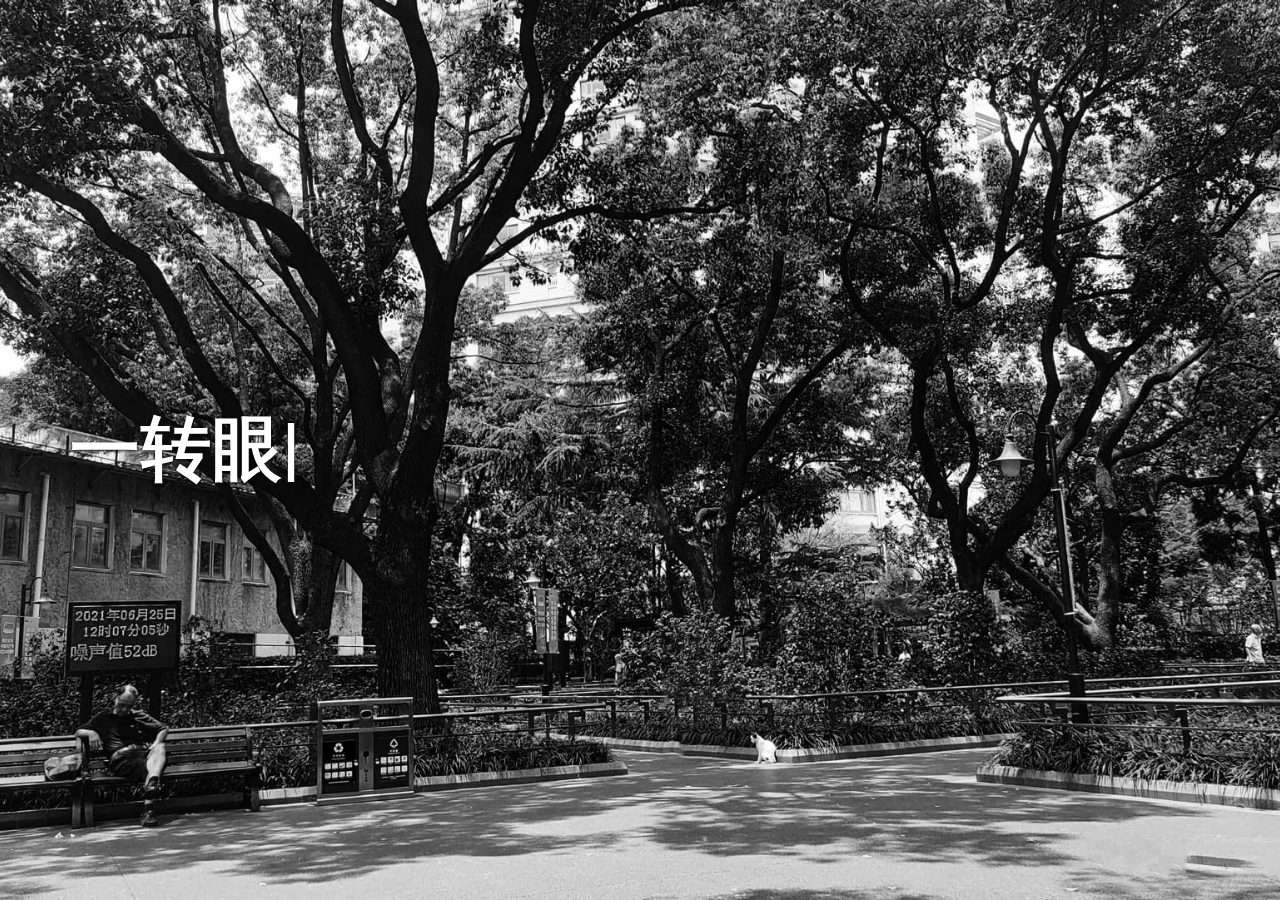
<file: index.html>
<!DOCTYPE html>
<html lang="en">

	<head>
		<meta charset="UTF-8">
		<meta content="IE=edge" http-equiv="X-UA-Compatible">
		<meta content="width=device-width,initial-scale=1" name="viewport">
		<meta content="description" name="description">
		<meta name="google" content="notranslate" />
		<meta content="Mashup templates have been developped by Orson.io team" name="author">

		<!-- Disable tap highlight on IE -->
		<meta name="msapplication-tap-highlight" content="no">

		<link rel="apple-touch-icon" sizes="180x180" href="./assets/apple-icon-180x180.png">
		<link href="./assets/images/favicon.ico" rel="icon">

		<title>Home</title>

		<link href="./assets/css/main.3f6952e4.css" rel="stylesheet">
		<style type="text/css">
			.navbar-inverse {
				background-color: transparent;
				backdrop-filter: blur(3px);
				border-color: transparent
			}
			
			.navbar-inverse .navbar-brand {
				color: #9d9d9d
			}
			
			.navbar-inverse .navbar-brand:focus,
			.navbar-inverse .navbar-brand:hover {
				color: #fff;
				background-color: transparent
			}
			
			.navbar-inverse .navbar-nav>li>a,
			.navbar-inverse .navbar-text {
				color: #e8e8e8;
			}
			
			.navbar-inverse .navbar-nav>.active>a,
			.navbar-inverse .navbar-nav>.active>a:focus,
			.navbar-inverse .navbar-nav>.active>a:hover,
			.navbar-inverse .navbar-nav>li>a:focus,
			.navbar-inverse .navbar-nav>li>a:hover {
				color: #ffffff;
				background-color: transparent
			}
			.navbar-inverse .navbar-nav>li:first-child>a{
				color: #ffffff;
				font-weight: 700;
				cursor: default;
			}
			.navbar-inverse .navbar-toggle .icon-bar{
				background-color: #ffffff
			}
		</style>
	</head>

	<body class="minimal">

		<!-- Add your content of header -->
		<div id="header"></div>
		<!-- Add your site or app content here -->
		<div class="hero-full-container background-image-container white-text-container"
			style="background-image: url('./assets/images/summer.jpg')">
			<div class="container">
				<div class="row">
					<div class="col-xs-12">
						<div class="hero-full-wrapper">
							<div class="text-content">
								<h1>
									<span id="typed-strings">
										<span>一转眼，我们的城市又到了夏天...</span>
									</span>
									<span id="typed"></span>
								</h1>
							</div>
						</div>
					</div>
				</div>
			</div>
		</div>
		<script src="https://libs.baidu.com/jquery/2.0.0/jquery.min.js"></script>
		<script src="./assets/js/common.js" type="text/javascript" charset="utf-8"></script>
		<script>
			document.addEventListener("DOMContentLoaded", function(event) {
				type();
				movingBackgroundImage();
			});
		</script>


		<script type="text/javascript" src="./assets/js/main.70a66962.js"></script>
	</body>


</html>
</file>
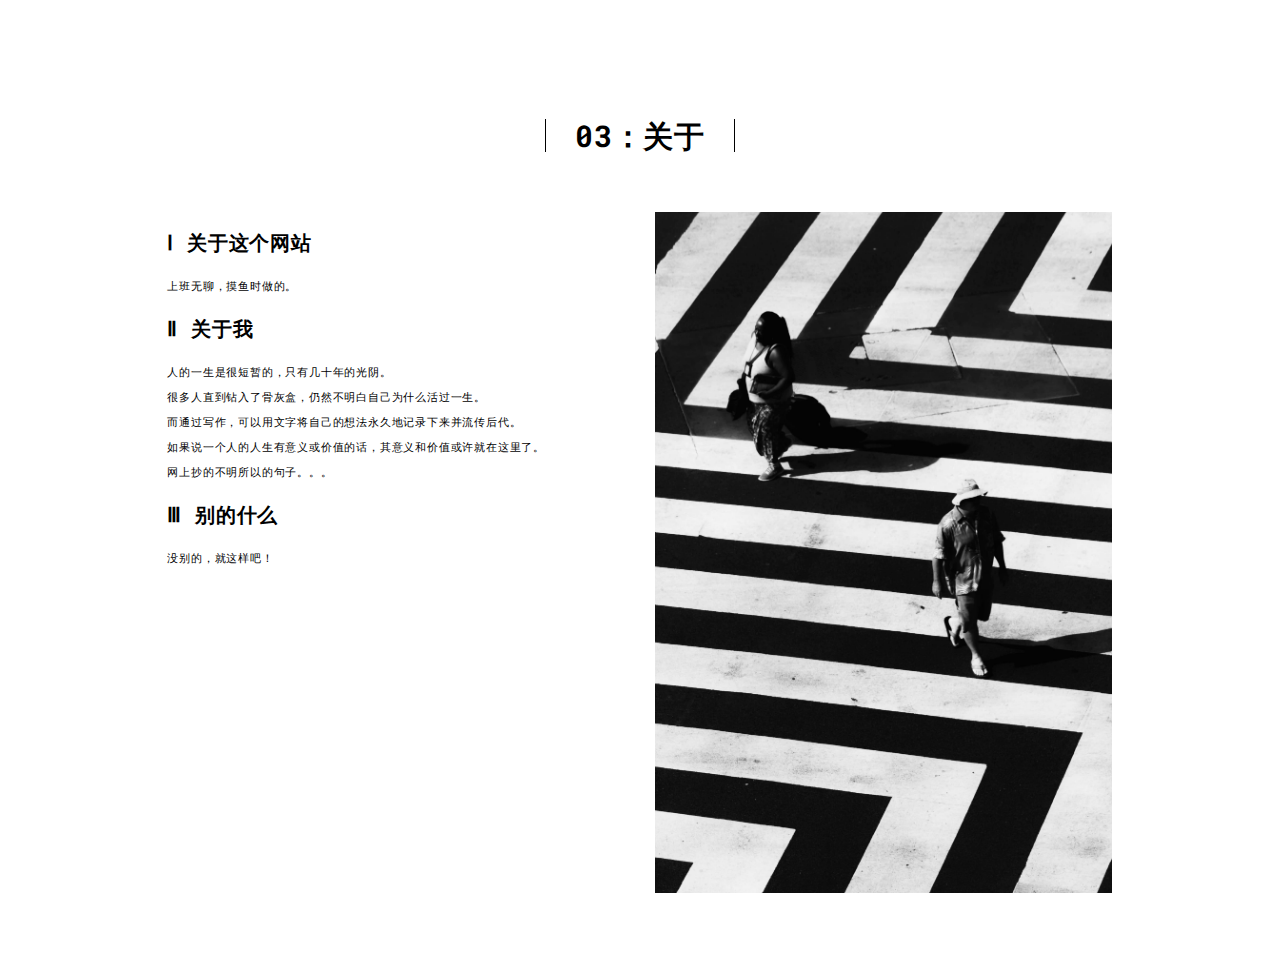
<file: about.html>
<!DOCTYPE html>
<html lang="en">

<head>
  <meta charset="UTF-8">
  <meta content="IE=edge" http-equiv="X-UA-Compatible">
  <meta content="width=device-width,initial-scale=1" name="viewport">
  <meta content="description" name="description">
  <meta name="google" content="notranslate" />
  <meta content="Mashup templates have been developped by Orson.io team" name="author">

  <!-- Disable tap highlight on IE -->
  <meta name="msapplication-tap-highlight" content="no">
    <title>关于</title>  
  <link rel="apple-touch-icon" sizes="180x180" href="./assets/images/apple-icon-180x180.png">
  <link href="./assets/images/favicon.ico" rel="icon">
  <link href="./assets/css/main.3f6952e4.css" rel="stylesheet">
  <style type="text/css">
  	.navbar-nav li:nth-of-type(3) a {
  		font-weight: 700;
  		color: #4a4a4a;
  	}
  	.sticky .navbar-nav li:nth-of-type(3) a{
  		color: #CCCCCC;
  	}
  	@media (max-width:768px) {
  		.navbar-nav li:nth-of-type(3) a {
  			color: #CCCCCC;
  		}
  	}
  </style>

  </head>

<body class="">
 <!-- Add your content of header -->
<div id="header"></div>
<div class="section-container">
    <div class="container">
      <div class="row">
        <div class="col-xs-12">
          <div class="section-container-spacer text-center">
            <h1 class="h2">03：关于</h1>
          </div>
          
          <div class="row">
            <div class="col-md-10 col-md-offset-1">
              <div class="row">
                <div class="col-xs-12 col-md-6">
                  <h3>Ⅰ 关于这个网站</h3>
                  <p>上班无聊，摸鱼时做的。</p>
                  <h3>Ⅱ 关于我</h3>
                  <p>人的一生是很短暂的，只有几十年的光阴。<br>很多人直到钻入了骨灰盒，仍然不明白自己为什么活过一生。<br>而通过写作，可以用文字将自己的想法永久地记录下来并流传后代。<br>如果说一个人的人生有意义或价值的话，其意义和价值或许就在这里了。<br>网上抄的不明所以的句子。。。</p>
                  <h3>Ⅲ 别的什么</h3>
                  <p>没别的，就这样吧！</p>
                </div>
                <div class="col-xs-12 col-md-6">
                  <img src="./assets/images/about.jpg" class="img-responsive" alt="">
                </div>
              </div>
            </div>
          </div>
          
          
       </div>
      </div>
    </div>
</div>
<div id="footer"></div>
<script src="https://libs.baidu.com/jquery/2.0.0/jquery.min.js"></script>
<script type="text/javascript" src="./assets/js/common.js"></script>
<script type="text/javascript" src="./assets/js/main.70a66962.js"></script>
<script>
  document.addEventListener("DOMContentLoaded", function (event) {
     navActivePage();
  });
</script>
</body>

</html>
</file>
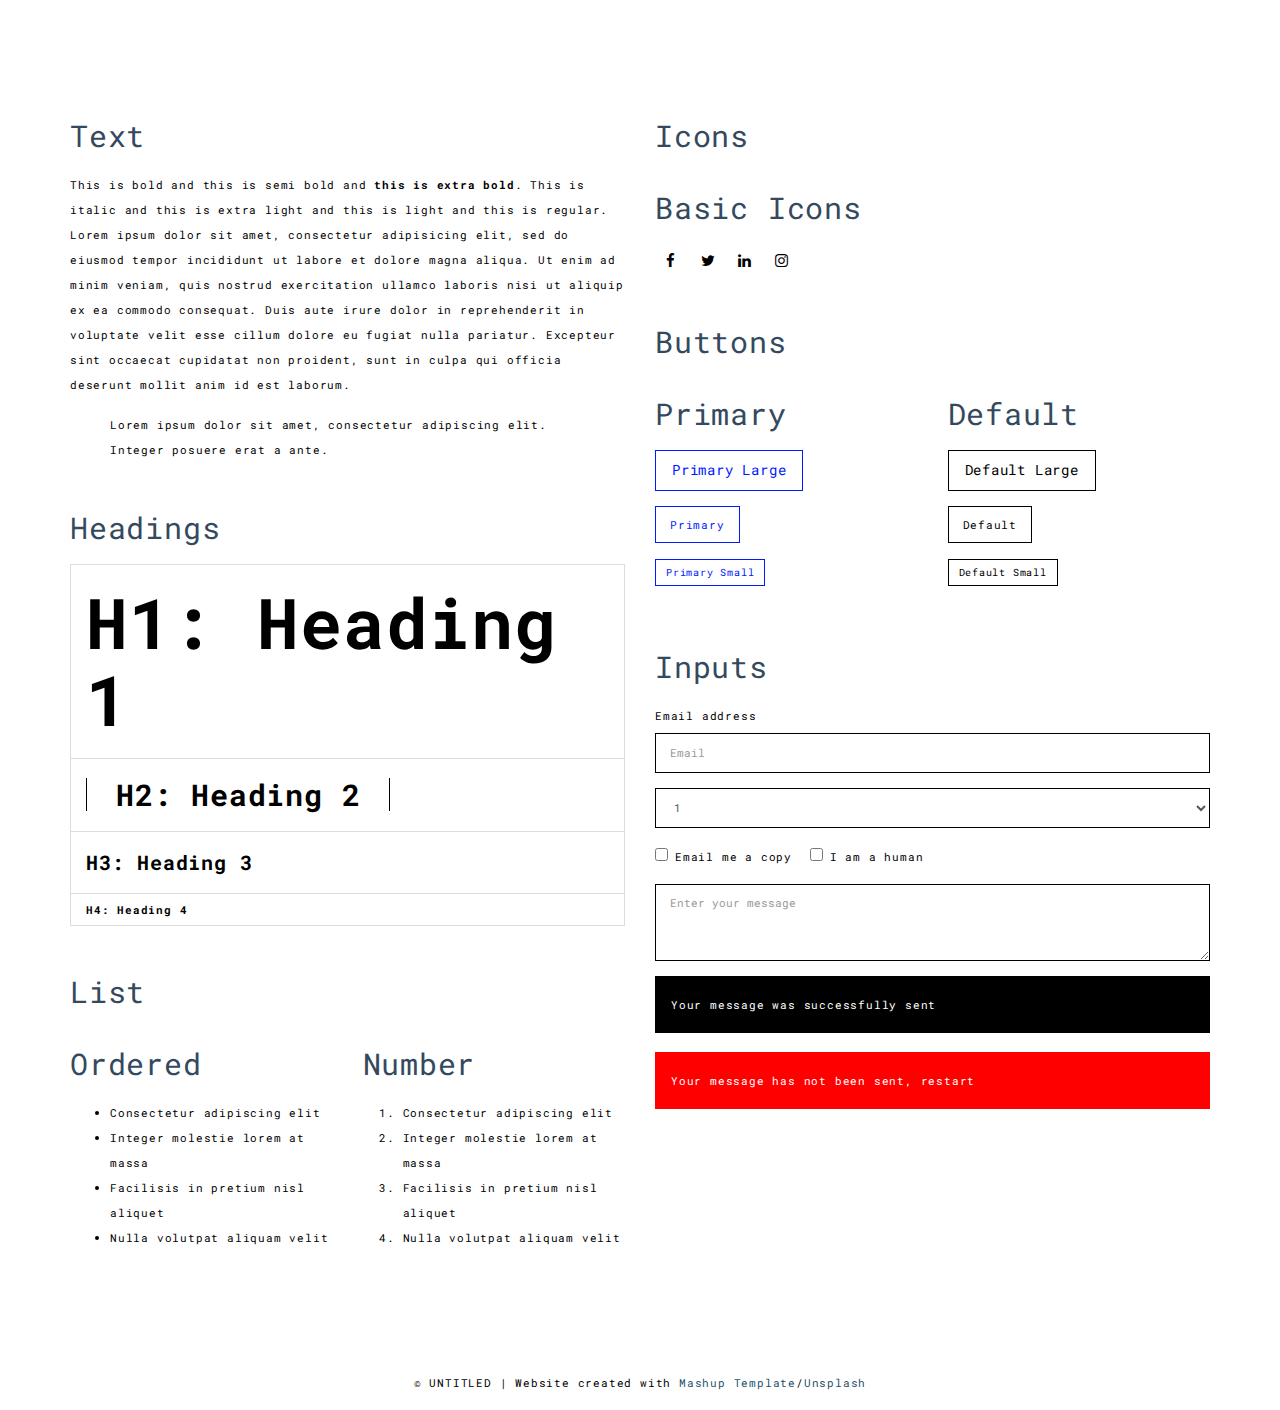
<file: components.html>
<!DOCTYPE html>
<html lang="en">

<head>
  <meta charset="UTF-8">
  <meta content="IE=edge" http-equiv="X-UA-Compatible">
  <meta content="width=device-width,initial-scale=1" name="viewport">
  <meta content="description" name="description">
  <meta name="google" content="notranslate" />
  <meta content="Mashup templates have been developped by Orson.io team" name="author">

  <!-- Disable tap highlight on IE -->
  <meta name="msapplication-tap-highlight" content="no">
  
  <link rel="apple-touch-icon" sizes="180x180" href="./assets/images/apple-icon-180x180.png">
  <link href="./assets/images/favicon.ico" rel="icon">

  <title>组件</title>  

<link href="./assets/css/main.3f6952e4.css" rel="stylesheet"></head>
  <style type="text/css">
  	.navbar-nav li:nth-of-type(5) a {
  		font-weight: 700;
  		color: #4a4a4a;
  	}
  	.sticky .navbar-nav li:nth-of-type(5) a{
  		color: #CCCCCC;
  	}
  	@media (max-width:768px) {
  		.navbar-nav li:nth-of-type(5) a {
  			color: #CCCCCC;
  		}
  	}

  </style>
<body class="">
 <!-- Add your content of header -->
<div id="header"></div>
<div class="section-container">
  
<!-- Add your site or app content here -->
  <div class="container">
    <div class="row">
      <div class="col-xs-12 col-md-6">

        <div class="template-example">
          <h2 class="template-title-example">Text</h2>
          <p>This is bold and this is semi bold and <b>this is extra bold</b>. This is italic and this is extra light and this is light
          and this is regular. Lorem ipsum dolor sit amet, consectetur adipisicing elit, sed do eiusmod
          tempor incididunt ut labore et dolore magna aliqua. Ut enim ad minim veniam,
          quis nostrud exercitation ullamco laboris nisi ut aliquip ex ea commodo
          consequat. Duis aute irure dolor in reprehenderit in voluptate velit esse
          cillum dolore eu fugiat nulla pariatur. Excepteur sint occaecat cupidatat non
          proident, sunt in culpa qui officia deserunt mollit anim id est laborum.

          <blockquote>
            <p>Lorem ipsum dolor sit amet, consectetur adipiscing elit. Integer posuere erat a ante.</p>
          </blockquote>
          
          </p>
        </div>

        <div class="template-example">
          <h2 class="template-title-example">Headings</h2>
          
          <table class="table table-bordered">
            <tr><td><h1>H1: Heading 1</h1></td></tr>
            <tr><td><h2>H2: Heading 2</h2></td></tr>
            <tr><td><h3>H3: Heading 3</h3></td></tr>
            <tr><td><h4>H4: Heading 4</h4></td></tr>
          </table>
          
        </div>

        
        <div class="template-example">
          <h2 class="template-title-example">List</h2>
          <div class="row">
            <div class="col-md-6">
              <h3 class="template-title-example">Ordered</h3>
              <ul>
                <li>Consectetur adipiscing elit</li>
                <li>Integer molestie lorem at massa</li>
                <li>Facilisis in pretium nisl aliquet</li>
                <li>Nulla volutpat aliquam velit</li>
              </ul>
            </div>
            <div class="col-md-6">
              <h3 class="template-title-example">Number</h3>
              <ol>
                <li>Consectetur adipiscing elit</li>
                <li>Integer molestie lorem at massa</li>
                <li>Facilisis in pretium nisl aliquet</li>
                <li>Nulla volutpat aliquam velit</li>
              </ol>
            </div>
          </div>
        </div>
        
      </div>

      <div class="col-xs-12 col-md-6">
        <div class="template-example">
          <h2 class="template-title-example">Icons</h2>
          
          <div class="row">
            
            <div class="col-md-6">
               <h3 class="template-title-example">Basic Icons</h2>
                <ul class="list-icons">
                  <li>
                    <span class="fa-icon">
                      <i class="fa fa-facebook"></i>
                    </span>
                  </li>
                  <li>
                    <span class="fa-icon">
                      <i class="fa fa-twitter"></i>
                    </span>
                  </li>
                  <li>
                    <span class="fa-icon">
                      <i class="fa fa-linkedin"></i>
                    </span>
                  </li>
                  <li>
                    <span class="fa-icon">
                      <i class="fa fa-instagram"></i>
                    </span>
                  </li>
                </ul>
            </div>

          </div>


          


        </div>

        <div class="template-example">
          <h2 class="template-title-example">Buttons</h2>
          <div class="row">
            <div class="col-md-6">
              <h3 class="template-title-example">Primary</h2>
              <div class="row">
                  <div class="col-md-6">
                  <p><a href="" class="btn btn-primary btn-lg">Primary Large</a></p>
                  <p><a href="" class="btn btn-primary">Primary </a></p>
                  <p><a href="" class="btn btn-primary btn-sm">Primary Small</a></p>
                </div>
              </div>

              
            </div>

            <div class="col-md-6">
              <h3 class="template-title-example">Default</h2>
              <div class="row">
                  <div class="col-md-6">
                  <p><a href="" class="btn btn-default btn-lg">Default Large</a></p>
                  <p><a href="" class="btn btn-default">Default </a></p>
                  <p><a href="" class="btn btn-default btn-sm">Default Small</a></p>
                </div>
              </div>

            </div>
          </div>
        </div>
        
        <div class="template-example">
          <h2 class="template-title-example">Inputs</h2>

            <div class="form-group">
              <label for="exampleInputEmail1">Email address</label>
              <input type="email" class="form-control" id="exampleInputEmail1" placeholder="Email">
            </div>

            <div class="form-group">
              <select class="form-control">
                <option>1</option>
                <option>2</option>
                <option>3</option>
                <option>4</option>
                <option>5</option>
              </select>
            </div>

            <div class="form-group">
              <label class="checkbox-inline">
                <input 
                type="checkbox" id="inlineCheckbox1" value="option1"> Email me a copy
              </label>
              <label class="checkbox-inline">
                <input type="checkbox" id="inlineCheckbox2" value="option2"> I am a human
              </label>
            </div>

            <div class="form-group">
              <textarea class="form-control" rows="3" placeholder="Enter your message"></textarea>
            </div>
            
            <div class="alert alert-success" role="alert">Your message was successfully sent</div>
            <div class="alert alert-danger" role="alert">Your message has not been sent, restart</div>
        </div>




      </div>
    </div>
  </div>
</div>

<footer class="footer-container text-center">
  <div class="container">
    <div class="row">
      <div class="col-xs-12">
        <p>© UNTITLED | Website created with <a href="http://www.mashup-template.com/" title="Create website with free html template">Mashup Template</a>/<a href="https://www.unsplash.com/" title="Beautiful Free Images">Unsplash</a></p>
      </div>
    </div>
  </div>
</footer>

</body>
<script src="https://libs.baidu.com/jquery/2.0.0/jquery.min.js"></script>
<script type="text/javascript" src="./assets/js/common.js"></script>

<script type="text/javascript" src="./assets/js/main.70a66962.js"></script>
<script>
	document.addEventListener("DOMContentLoaded", function (event) {
		navActivePage();
	});
</script>

</html>
</file>
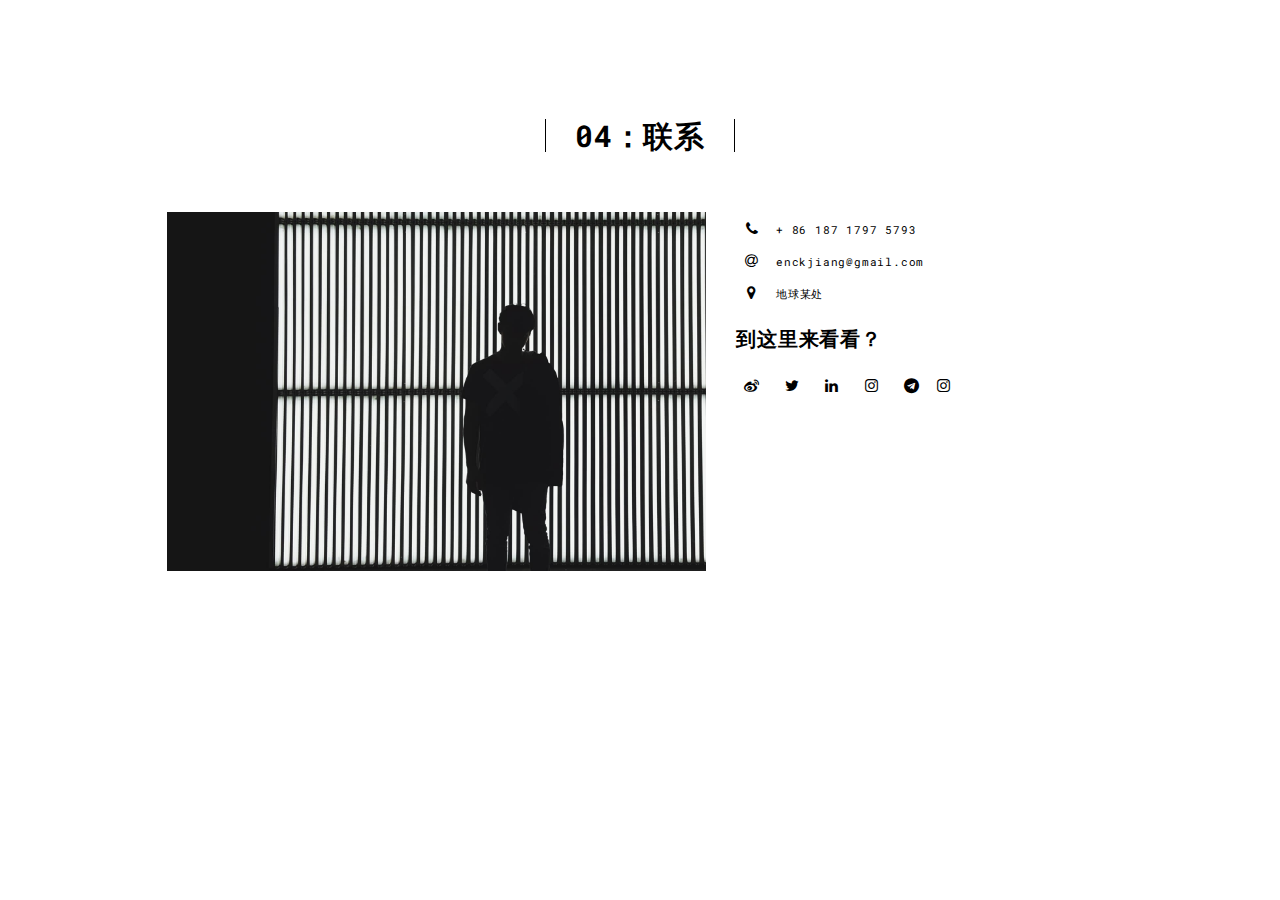
<file: contact.html>
<!DOCTYPE html>
<html lang="en">

<head>
  <meta charset="UTF-8">
  <meta content="IE=edge" http-equiv="X-UA-Compatible">
  <meta content="width=device-width,initial-scale=1" name="viewport">
  <meta content="description" name="description">
  <meta name="google" content="notranslate" />
  <meta content="Mashup templates have been developped by Orson.io team" name="author">

  <!-- Disable tap highlight on IE -->
  <meta name="msapplication-tap-highlight" content="no">
  
  <link rel="apple-touch-icon" sizes="180x180" href="./assets/iamges/apple-icon-180x180.png">
  <link href="./assets/images/favicon.ico" rel="icon">
  <title>联系？</title>
 <link href="./assets/css/main.3f6952e4.css" rel="stylesheet"></head>

  <style type="text/css">
  	.navbar-nav li:nth-of-type(4) a {
  		font-weight: 700;
  		color: #4a4a4a;
  	}
  	.sticky .navbar-nav li:nth-of-type(4) a{
  		color: #CCCCCC;
  	}
  	@media (max-width:768px) {
  		.navbar-nav li:nth-of-type(4) a {
  			color: #CCCCCC;
  		}
  	}
	</style>
</head>
<body class="">
<div id="header"></div>
<div class="section-container">
    <div class="container">
      <div class="row">
        <div class="col-xs-12">
          <div class="section-container-spacer text-center">
            <h1 class="h2">04：联系</h1>
          </div>
          
          <div class="row">
            <div class="col-md-10 col-md-offset-1">
               <form action="" class="reveal-content">
                  <div class="row">
                    <div class="col-md-7">
                      <img src="./assets/images/contact.jpg" class="img-responsive" alt="">
                    </div>
                    <div class="col-md-5 address-container">
                      <ul class="list-unstyled">
                        <li>
                          <span class="fa-icon">
                            <i class="fa fa-phone" aria-hidden="true"></i>
                          </span>
                          + 86 187 1797 5793
                        </li>
                        <li>
                          <span class="fa-icon">
                            <i class="fa fa-at" aria-hidden="true"></i>
                          </span>
                          enckjiang@gmail.com
                        </li>
                        <li>
                          <span class="fa-icon">
                            <i class="fa fa fa-map-marker" aria-hidden="true"></i>
                          </span>
                          地球某处
                        </li>
                      </ul>
                      <h3>到这里来看看？</h3>
                      <a href="https://www.weibo.com/u/2424194847" target="_blank" title="" class="fa-icon">
                        <i class="fa fa-weibo"></i>
                      </a>
                      <a href="http://www.twitter.com" target="_blank" class="fa-icon">
                        <i class="fa fa-twitter"></i>
                      </a>
                      <a href="http://www.linkedin.com" target="_blank" class="fa-icon">
                        <i class="fa fa-linkedin"></i>
                      </a>
					  <a href="http://www.instagram.com" target="_blank" class="fa-icon">
					    <i class="fa fa-instagram"></i>
					  </a>
					  <a href="http://www.telegram.org" target="_blank" class="fa-icon">
					    <i class="fa fa-telegram"></i>
					  <a href="http://www.instagram.com" target="_blank" class="fa-icon">
					    <i class="fa fa-instagram"></i>
					  </a>
                    </div>
                  </div>
                </form>
            </div>
          </div>
       </div>
      </div>
    </div>
  </div>
<div id="footer"></div>
<script src="https://libs.baidu.com/jquery/2.0.0/jquery.min.js"></script>
<script type="text/javascript" src="./assets/js/common.js"></script>
<script type="text/javascript" src="./assets/js/main.70a66962.js"></script>
<script>
	document.addEventListener("DOMContentLoaded", function (event) {
		navActivePage();
	});
</script>
</body>

</html>
</file>
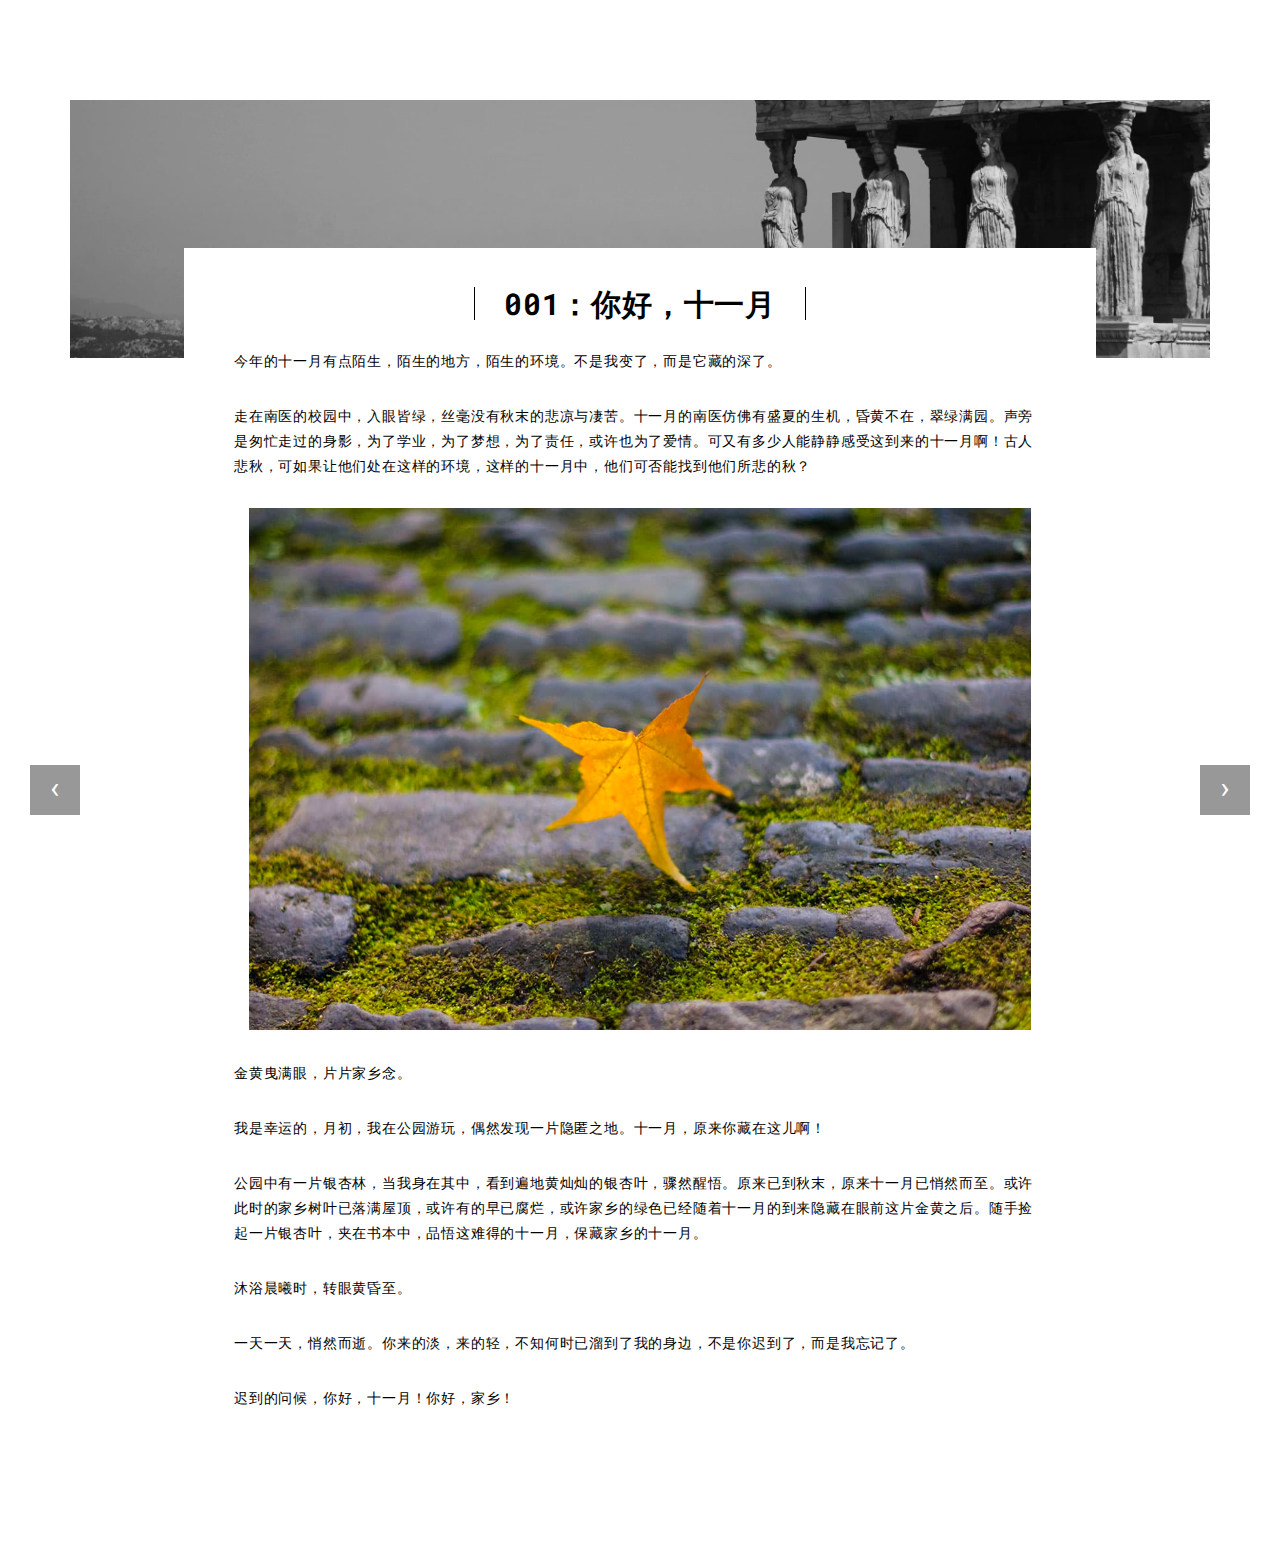
<file: work01.html>
<!DOCTYPE html>
<html lang="en">

	<head>
		<meta charset="UTF-8">
		<meta content="IE=edge" http-equiv="X-UA-Compatible">
		<meta content="width=device-width,initial-scale=1" name="viewport">
		<meta content="description" name="description">
		<meta name="google" content="notranslate" />
		<meta content="Mashup templates have been developped by Orson.io team" name="author">

		<!-- Disable tap highlight on IE -->
		<meta name="msapplication-tap-highlight" content="no">

		<link rel="apple-touch-icon" sizes="180x180" href="./assets/images/apple-icon-180x180.png">
		<link href="./assets/images/favicon.ico" rel="icon">
		<title>001：你好，十一月</title>
		<link href="./assets/css/main.3f6952e4.css" rel="stylesheet">
		<link rel="stylesheet" type="text/css" href="./assets/css/work.css" />
		  <style type="text/css">
		  	.navbar-nav li:nth-of-type(2) a {
		  		font-weight: 700;
		  		color: #4a4a4a;
		  	}
		  	.sticky .navbar-nav li:nth-of-type(2) a{
		  		color: #CCCCCC;
		  	}
		  	@media (max-width:768px) {
		  		.navbar-nav li:nth-of-type(2) a {
		  			color: #CCCCCC;
		  		}
		  	}
		  </style>
	</head>
	
	<body class="">

		<!-- Add your content of header -->

		<div id="header"></div>
		<div class="section-container">
			<div class="container">
				<div class="row">
					<div class="col-xs-12">
						<img src="./assets/images/work001-01.jpg" class="img-responsive" alt="">
						<div class="card-container">
							<div class="text-center">
								<h1 class="h2">
									<table>
										<tr>
											<th>001：</th>
											<td>你好，十一月</td>
										</tr>
									</table>
								</h1>
							</div>
							<div class="mainbody">
								<p>今年的十一月有点陌生，陌生的地方，陌生的环境。不是我变了，而是它藏的深了。</p>
								<p>走在南医的校园中，入眼皆绿，丝毫没有秋末的悲凉与凄苦。十一月的南医仿佛有盛夏的生机，昏黄不在，翠绿满园。声旁是匆忙走过的身影，为了学业，为了梦想，为了责任，或许也为了爱情。可又有多少人能静静感受这到来的十一月啊！古人悲秋，可如果让他们处在这样的环境，这样的十一月中，他们可否能找到他们所悲的秋？
								</p>
								<p class="col-xs-12"><img src="./assets/images/work01-hover.jpg"></p>
								<p>金黄曳满眼，片片家乡念。</p>
								<p>我是幸运的，月初，我在公园游玩，偶然发现一片隐匿之地。十一月，原来你藏在这儿啊！</p>
								<p>公园中有一片银杏林，当我身在其中，看到遍地黄灿灿的银杏叶，骤然醒悟。原来已到秋末，原来十一月已悄然而至。或许此时的家乡树叶已落满屋顶，或许有的早已腐烂，或许家乡的绿色已经随着十一月的到来隐藏在眼前这片金黄之后。随手捡起一片银杏叶，夹在书本中，品悟这难得的十一月，保藏家乡的十一月。
								</p>
								<p>沐浴晨曦时，转眼黄昏至。</p>
								<p>一天一天，悄然而逝。你来的淡，来的轻，不知何时已溜到了我的身边，不是你迟到了，而是我忘记了。</p>
								<p>迟到的问候，你好，十一月！你好，家乡！</p>
							</div>
						</div>
					</div>
				</div>
				<a class="left carousel-control" href="./works.html" data-slide="prev">‹</a>

				<a class="right carousel-control" href="./work02.html" data-slide="next">›</a>
			</div>
		</div>
<div id="footer"></div>
<script src="https://libs.baidu.com/jquery/2.0.0/jquery.min.js"></script>
<script src="assets/js/common.js" type="text/javascript" charset="utf-8"></script>
<script type="text/javascript" src="./assets/js/main.70a66962.js"></script>
	</body>

</html>
</file>
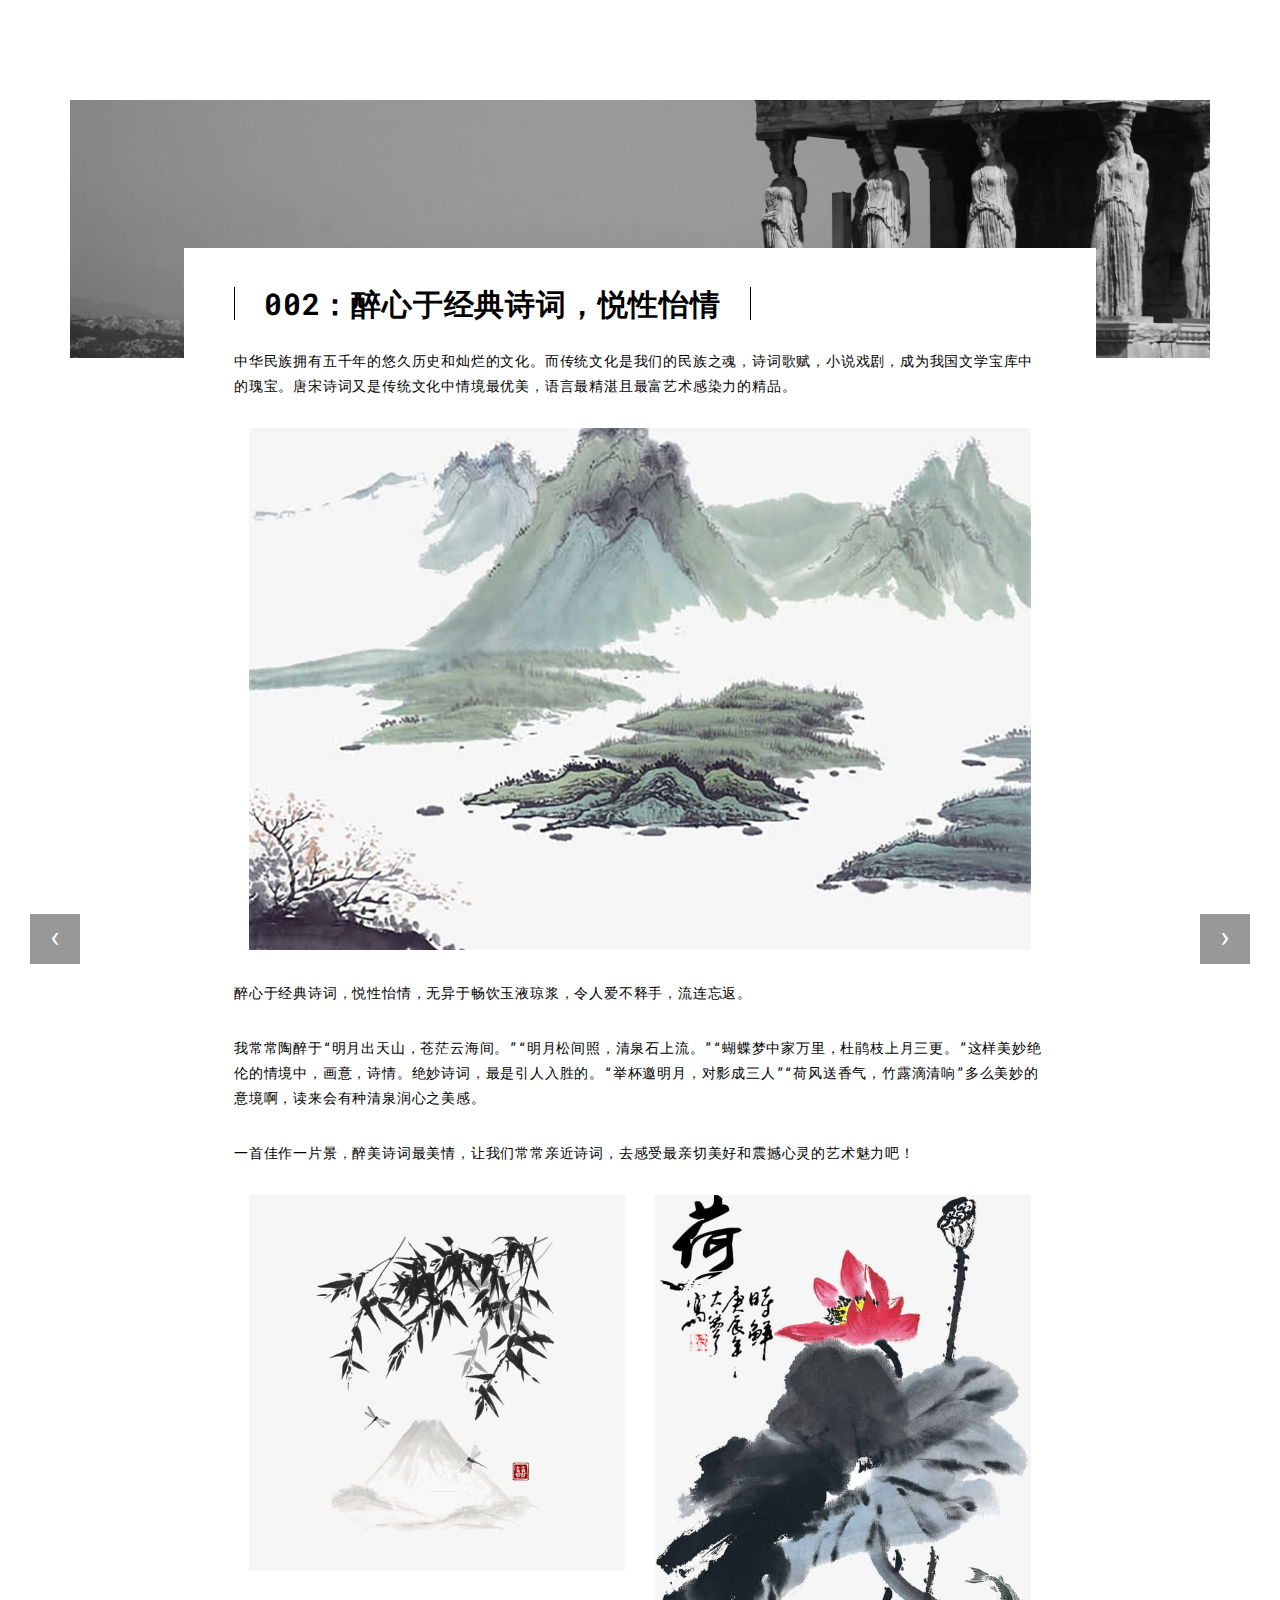
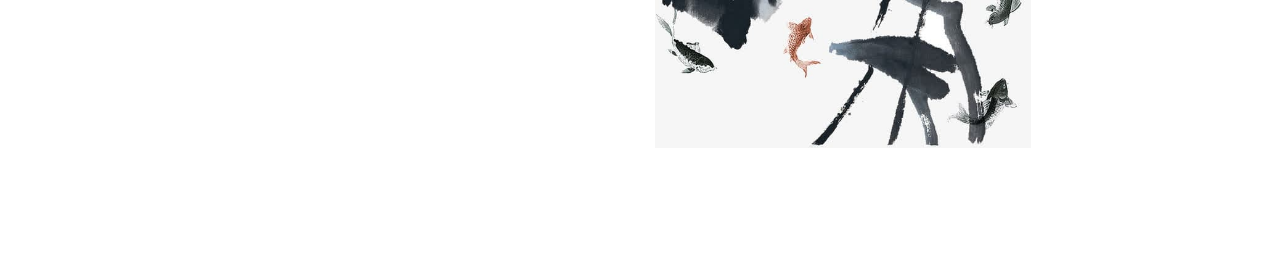
<file: work02.html>
<!DOCTYPE html>
<html lang="en">

<head>
  <meta charset="UTF-8">
  <meta content="IE=edge" http-equiv="X-UA-Compatible">
  <meta content="width=device-width,initial-scale=1" name="viewport">
  <meta content="description" name="description">
  <meta name="google" content="notranslate" />
  <meta content="Mashup templates have been developped by Orson.io team" name="author">

  <!-- Disable tap highlight on IE -->
  <meta name="msapplication-tap-highlight" content="no">
  
  <link rel="apple-touch-icon" sizes="180x180" href="./assets/images/apple-icon-180x180.png">
  <link href="./assets/images/favicon.ico" rel="icon">

  <title>002：醉心于经典诗词，悦性怡情</title>  

	<link href="./assets/css/main.3f6952e4.css" rel="stylesheet">
	<link rel="stylesheet" type="text/css" href="./assets/css/work.css"/>
	
	  <style type="text/css">
	  	.navbar-nav li:nth-of-type(2) a {
	  		font-weight: 700;
	  		color: #4a4a4a;
	  	}
	  	.sticky .navbar-nav li:nth-of-type(2) a{
	  		color: #CCCCCC;
	  	}
	  	@media (max-width:768px) {
	  		.navbar-nav li:nth-of-type(2) a {
	  			color: #CCCCCC;
	  		}
	  	}
	  </style>
</head>
<body class="">

<!-- Add your content of header -->

<div id="header"></div>
<div class="section-container">
  <div class="container">
    <div class="row">
      <div class="col-xs-12">
        <img src="./assets/images/work001-01.jpg" class="img-responsive" alt="">
        <div class="card-container">
          <div class="">
            <h1 class="h2">
				<table>
					<tr>
						<th>002：</th>
						<td>醉心于经典诗词，悦性怡情</td>
					</tr>
				</table>
				<!-- <span>002：</span>
				<span>醉心于经典诗词，悦性怡情</span> -->
			</h1>
          </div>
          <div class="mainbody">
			<p>中华民族拥有五千年的悠久历史和灿烂的文化。而传统文化是我们的民族之魂，诗词歌赋，小说戏剧，成为我国文学宝库中的瑰宝。唐宋诗词又是传统文化中情境最优美，语言最精湛且最富艺术感染力的精品。</p>
			<p class="col-xs-12"><img src="./assets/images/work02-hover.jpg" ></p>
			<p>醉心于经典诗词，悦性怡情，无异于畅饮玉液琼浆，令人爱不释手，流连忘返。</p>
			<p>我常常陶醉于“明月出天山，苍茫云海间。”“明月松间照，清泉石上流。”“蝴蝶梦中家万里，杜鹃枝上月三更。”这样美妙绝伦的情境中，画意，诗情。绝妙诗词，最是引人入胜的。“举杯邀明月，对影成三人”“荷风送香气，竹露滴清响”多么美妙的意境啊，读来会有种清泉润心之美感。</p>
			<p>一首佳作一片景，醉美诗词最美情，让我们常常亲近诗词，去感受最亲切美好和震撼心灵的艺术魅力吧！</p>
			<p class="col-xs-12 col-md-6">
			  <img src="./assets/images/work002-02.jpg" class="img-responsive" alt="">
			</p>
			<p class="col-xs-12 col-md-6">
			  <img src="./assets/images/work002-03.jpg" class="img-responsive" alt="">

			</p>
          </div>
        </div>
      </div>
    </div>
	<a class="left carousel-control" href="./work01.html" data-slide="prev">‹</a>

	<a class="right carousel-control" href="./work03.html" data-slide="next">›</a>
  </div>
</div>


<div id="footer"></div>


<script src="https://libs.baidu.com/jquery/2.0.0/jquery.min.js"></script>
<script src="assets/js/common.js" type="text/javascript" charset="utf-8"></script>
<script type="text/javascript" src="./assets/js/main.70a66962.js"></script></body>

</html>
</file>
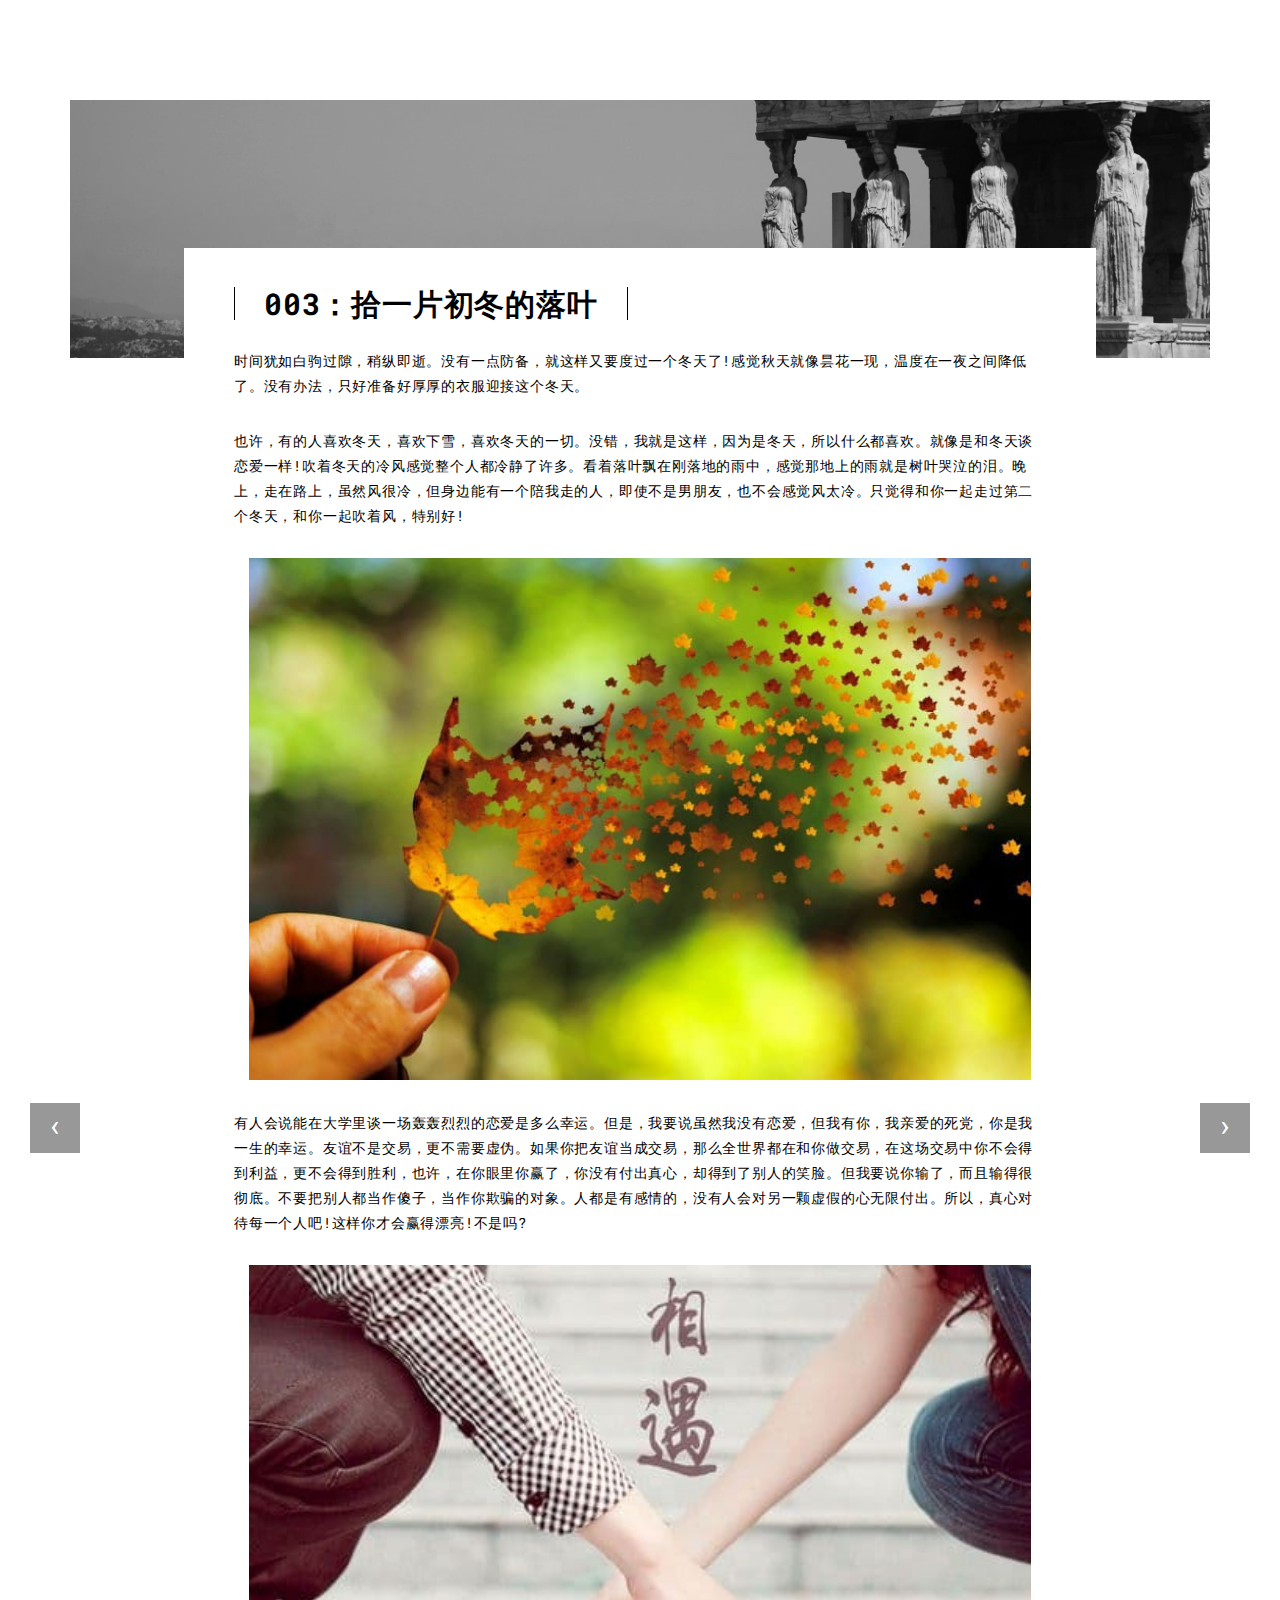
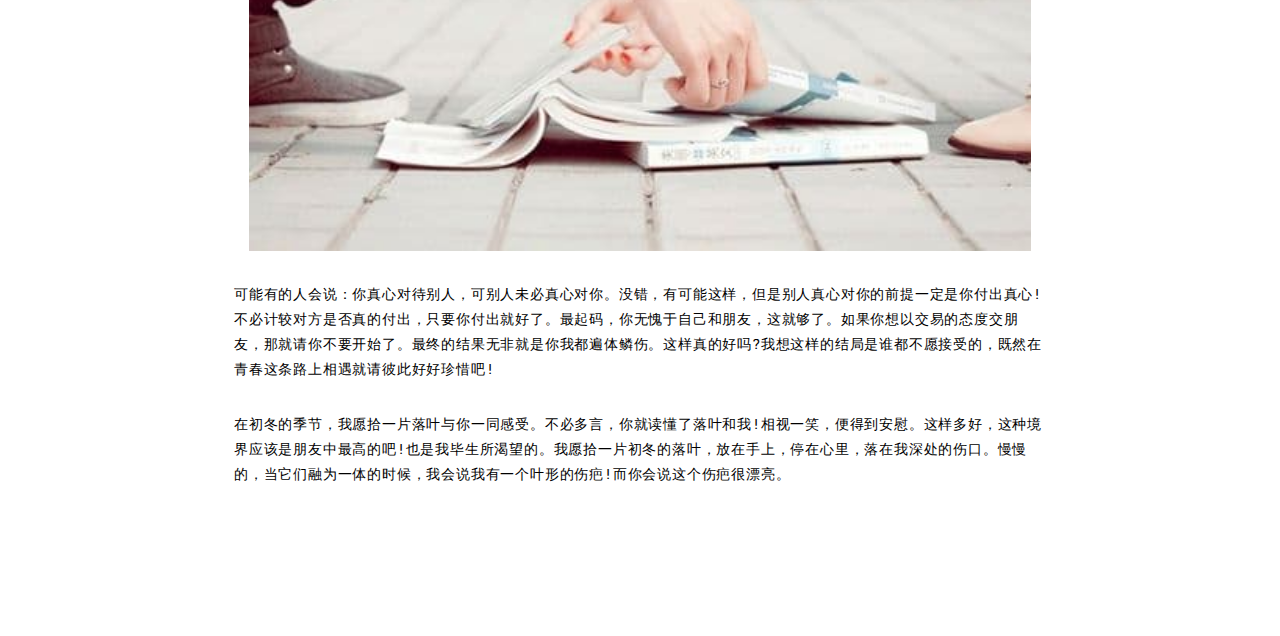
<file: work03.html>
<!DOCTYPE html>
<html lang="en">

<head>
  <meta charset="UTF-8">
  <meta content="IE=edge" http-equiv="X-UA-Compatible">
  <meta content="width=device-width,initial-scale=1" name="viewport">
  <meta content="description" name="description">
  <meta name="google" content="notranslate" />
  <meta content="Mashup templates have been developped by Orson.io team" name="author">

  <!-- Disable tap highlight on IE -->
  <meta name="msapplication-tap-highlight" content="no">
  
  <link rel="apple-touch-icon" sizes="180x180" href="./assets/images/apple-icon-180x180.png">
  <link href="./assets/images/favicon.ico" rel="icon">

  <title>003：拾一片初冬的落叶</title>  

<link href="./assets/css/main.3f6952e4.css" rel="stylesheet">
<link rel="stylesheet" type="text/css" href="./assets/css/work.css"/>

		  <style type="text/css">
		  	.navbar-nav li:nth-of-type(2) a {
		  		font-weight: 700;
		  		color: #4a4a4a;
		  	}
		  	.sticky .navbar-nav li:nth-of-type(2) a{
		  		color: #CCCCCC;
		  	}
		  	@media (max-width:768px) {
		  		.navbar-nav li:nth-of-type(2) a {
		  			color: #CCCCCC;
		  		}
		  	}
		  </style>
</head>
<body class="">
<div id="header"></div>
<div class="section-container">
  <div class="container">
    <div class="row">
      <div class="col-xs-12">
        <img src="./assets/images/work001-01.jpg" class="img-responsive" alt="">
        <div class="card-container">
          <div class="">
			  <h1 class="h2">
			  	<table>
			  		<tr>
			  			<th>003：</th>
			  			<td>拾一片初冬的落叶</td>
			  		</tr>
			  	</table>
			  </h1>
          </div>
          <div class="mainbody">
			<p>时间犹如白驹过隙，稍纵即逝。没有一点防备，就这样又要度过一个冬天了!感觉秋天就像昙花一现，温度在一夜之间降低了。没有办法，只好准备好厚厚的衣服迎接这个冬天。</p>
			<p>也许，有的人喜欢冬天，喜欢下雪，喜欢冬天的一切。没错，我就是这样，因为是冬天，所以什么都喜欢。就像是和冬天谈恋爱一样!吹着冬天的冷风感觉整个人都冷静了许多。看着落叶飘在刚落地的雨中，感觉那地上的雨就是树叶哭泣的泪。晚上，走在路上，虽然风很冷，但身边能有一个陪我走的人，即使不是男朋友，也不会感觉风太冷。只觉得和你一起走过第二个冬天，和你一起吹着风，特别好!</p>
			<p class="col-xs-12"><img src="./assets/images/work003-02.jpg" ></p>
			<p>有人会说能在大学里谈一场轰轰烈烈的恋爱是多么幸运。但是，我要说虽然我没有恋爱，但我有你，我亲爱的死党，你是我一生的幸运。友谊不是交易，更不需要虚伪。如果你把友谊当成交易，那么全世界都在和你做交易，在这场交易中你不会得到利益，更不会得到胜利，也许，在你眼里你赢了，你没有付出真心，却得到了别人的笑脸。但我要说你输了，而且输得很彻底。不要把别人都当作傻子，当作你欺骗的对象。人都是有感情的，没有人会对另一颗虚假的心无限付出。所以，真心对待每一个人吧!这样你才会赢得漂亮!不是吗?</p>
			<p class="col-xs-12"><img src="./assets/images/work003-03.jpg" ></p>
			<p>可能有的人会说：你真心对待别人，可别人未必真心对你。没错，有可能这样，但是别人真心对你的前提一定是你付出真心!不必计较对方是否真的付出，只要你付出就好了。最起码，你无愧于自己和朋友，这就够了。如果你想以交易的态度交朋友，那就请你不要开始了。最终的结果无非就是你我都遍体鳞伤。这样真的好吗?我想这样的结局是谁都不愿接受的，既然在青春这条路上相遇就请彼此好好珍惜吧!</p>

			<p>在初冬的季节，我愿拾一片落叶与你一同感受。不必多言，你就读懂了落叶和我!相视一笑，便得到安慰。这样多好，这种境界应该是朋友中最高的吧!也是我毕生所渴望的。我愿拾一片初冬的落叶，放在手上，停在心里，落在我深处的伤口。慢慢的，当它们融为一体的时候，我会说我有一个叶形的伤疤!而你会说这个伤疤很漂亮。</p>
          </div>
        </div>
      </div>
    </div>
	<a class="left carousel-control" href="./work02.html" data-slide="prev">‹</a>

	<a class="right carousel-control" href="./work04.html" data-slide="next">›</a>
  </div>
</div>
<div id="footer"></div>

<script src="https://libs.baidu.com/jquery/2.0.0/jquery.min.js"></script>
<script type="text/javascript" src="./assets/js/common.js"></script>


<script>
  document.addEventListener("DOMContentLoaded", function (event) {
     navActivePage();
==
  });

  
</script>
<script type="text/javascript" src="./assets/js/main.70a66962.js"></script></body>

</html>
</file>
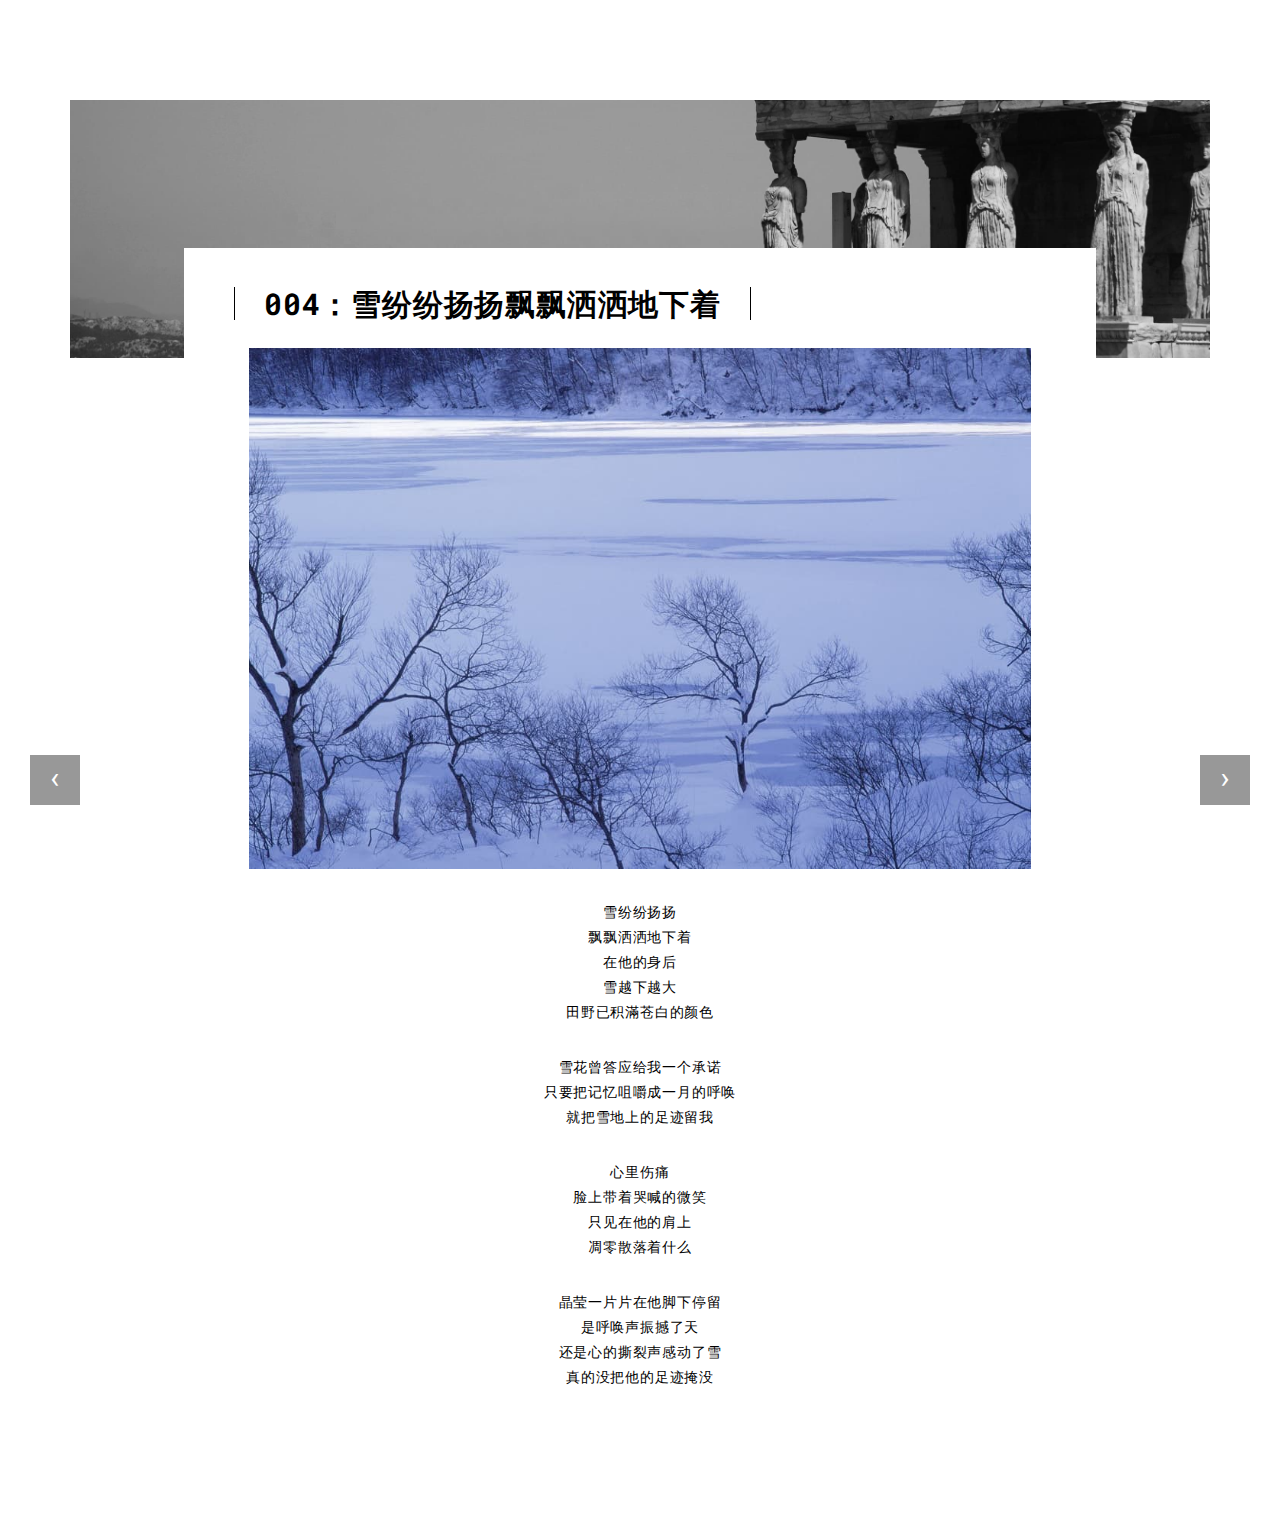
<file: work04.html>
<!DOCTYPE html>
<html lang="en">

	<head>
		<meta charset="UTF-8">
		<meta content="IE=edge" http-equiv="X-UA-Compatible">
		<meta content="width=device-width,initial-scale=1" name="viewport">
		<meta content="description" name="description">
		<meta name="google" content="notranslate" />
		<meta content="Mashup templates have been developped by Orson.io team" name="author">

		<!-- Disable tap highlight on IE -->
		<meta name="msapplication-tap-highlight" content="no">

		<link rel="apple-touch-icon" sizes="180x180" href="./assets/images/apple-icon-180x180.png">
		<link href="./assets/images/favicon.ico" rel="icon">

		<title>004：雪纷纷扬扬飘飘洒洒地下着</title>

		<link href="./assets/css/main.3f6952e4.css" rel="stylesheet">
		<link rel="stylesheet" type="text/css" href="./assets/css/work.css" />

		<style type="text/css">
			.navbar-nav li:nth-of-type(2) a {
				font-weight: 700;
				color: #4a4a4a;
			}

			.sticky .navbar-nav li:nth-of-type(2) a {
				color: #CCCCCC;
			}

			@media (max-width:768px) {
				.navbar-nav li:nth-of-type(2) a {
					color: #CCCCCC;
				}
			}
		</style>
	</head>

	<body class="">

		<!-- Add your content of header -->
		<div id="header"></div>
		<div class="section-container">
			<div class="container">
				<div class="row">
					<div class="col-xs-12">
						<img src="./assets/images/work001-01.jpg" class="img-responsive" alt="">
						<div class="card-container">
							<div class="">
								<h1 class="h2">
									<table>
										<tr>
											<th>004：</th>
											<td>雪纷纷扬扬飘飘洒洒地下着</td>
										</tr>
									</table>
								</h1>
							</div>
							<div class="mainbody t_a_c">
								<p class="col-xs-12"><img src="./assets/images/work004-02.jpg"></p>
								<p>雪纷纷扬扬<br>飘飘洒洒地下着<br>在他的身后<br>雪越下越大<br>田野已积滿苍白的颜色</p>
								<p>雪花曾答应给我一个承诺<br>只要把记忆咀嚼成一月的呼唤<br>就把雪地上的足迹留我</p>
								<p>心里伤痛<br>脸上带着哭喊的微笑<br>只见在他的肩上<br>凋零散落着什么</p>
								<p>晶莹一片片在他脚下停留<br>是呼唤声振撼了天<br>还是心的撕裂声感动了雪<br>真的没把他的足迹掩没</p>
							</div>
						</div>
					</div>
				</div>
				<a class="left carousel-control" href="./work03.html" data-slide="prev">‹</a>
				<a class="right carousel-control" href="./work05.html" data-slide="next">›</a>
			</div>
		</div>
		<div id="footer"></div>
		<script src="https://libs.baidu.com/jquery/2.0.0/jquery.min.js"></script>
		<script type="text/javascript" src="./assets/js/common.js"></script>
		
		<script>
			document.addEventListener("DOMContentLoaded", function(event) {
				navActivePage();
			});
		</script>
		<script type="text/javascript" src="./assets/js/main.70a66962.js"></script>
	</body>


</html>
</file>
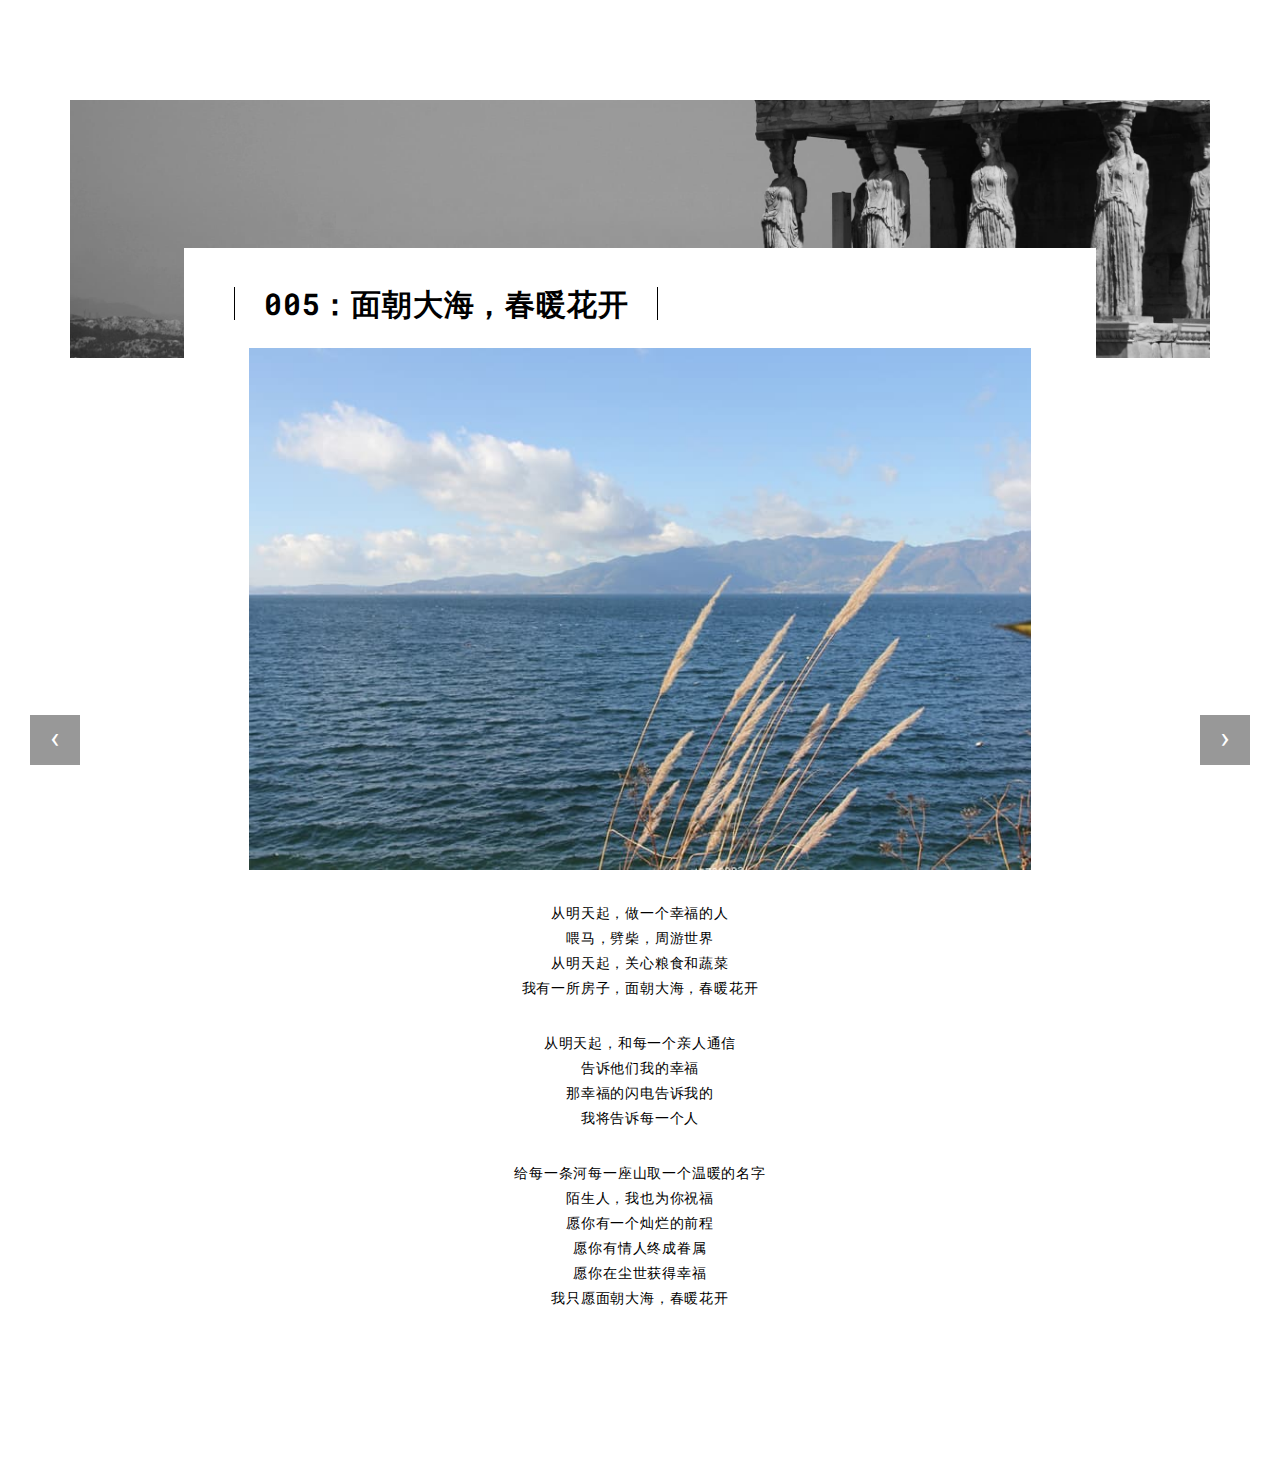
<file: work05.html>
<!DOCTYPE html>
<html lang="en">

	<head>
		<meta charset="UTF-8">
		<meta content="IE=edge" http-equiv="X-UA-Compatible">
		<meta content="width=device-width,initial-scale=1" name="viewport">
		<meta content="description" name="description">
		<meta name="google" content="notranslate" />
		<meta content="Mashup templates have been developped by Orson.io team" name="author">

		<!-- Disable tap highlight on IE -->
		<meta name="msapplication-tap-highlight" content="no">

		<link rel="apple-touch-icon" sizes="180x180" href="./assets/images/apple-icon-180x180.png">
		<link href="./assets/images/favicon.ico" rel="icon">

		<title>005：面朝大海，春暖花开</title>

		<link href="./assets/css/main.3f6952e4.css" rel="stylesheet">
		<link rel="stylesheet" type="text/css" href="./assets/css/work.css" />
		
		  <style type="text/css">
		  	.navbar-nav li:nth-of-type(2) a {
		  		font-weight: 700;
		  		color: #4a4a4a;
		  	}
		  	.sticky .navbar-nav li:nth-of-type(2) a{
		  		color: #CCCCCC;
		  	}
		  	@media (max-width:768px) {
		  		.navbar-nav li:nth-of-type(2) a {
		  			color: #CCCCCC;
		  		}
		  	}
		  </style>
	</head>
	
	<body class="">

		<!-- Add your content of header -->
		<div id="header"></div>
		<div class="section-container">
			<div class="container">
				<div class="row">
					<div class="col-xs-12">
						<img src="./assets/images/work001-01.jpg" class="img-responsive" alt="">
						<div class="card-container">
							<div class="">
								<h1 class="h2">
									<table>
										<tr>
											<th>005：</th>
											<td>面朝大海，春暖花开</td>
										</tr>
									</table>
								</h1>
							</div>
							<div class="mainbody t_a_c">
								<p class="col-xs-12"><img src="./assets/images/work005-02.jpg"></p>
								<p>从明天起，做一个幸福的人<br>喂马，劈柴，周游世界<br>从明天起，关心粮食和蔬菜<br>我有一所房子，面朝大海，春暖花开</p>
								<p>从明天起，和每一个亲人通信<br>告诉他们我的幸福<br>那幸福的闪电告诉我的<br>我将告诉每一个人</p>
								<p>给每一条河每一座山取一个温暖的名字<br>陌生人，我也为你祝福<br>愿你有一个灿烂的前程<br>愿你有情人终成眷属<br>愿你在尘世获得幸福<br>我只愿面朝大海，春暖花开
								</p>
							</div>
						</div>
					</div>
				</div>
			<a class="left carousel-control" href="./work04.html" data-slide="prev">‹</a>
			<a class="right carousel-control" href="./work06.html" data-slide="next">›</a>
			</div>
		</div>
		<div id="footer"></div>
		<script src="https://libs.baidu.com/jquery/2.0.0/jquery.min.js"></script>
		<script type="text/javascript" src="./assets/js/common.js"></script>
		
		<script>
			document.addEventListener("DOMContentLoaded", function(event) {
				navActivePage();
			});
		</script>
		<script type="text/javascript" src="./assets/js/main.70a66962.js"></script>
	</body>


</html>
</file>
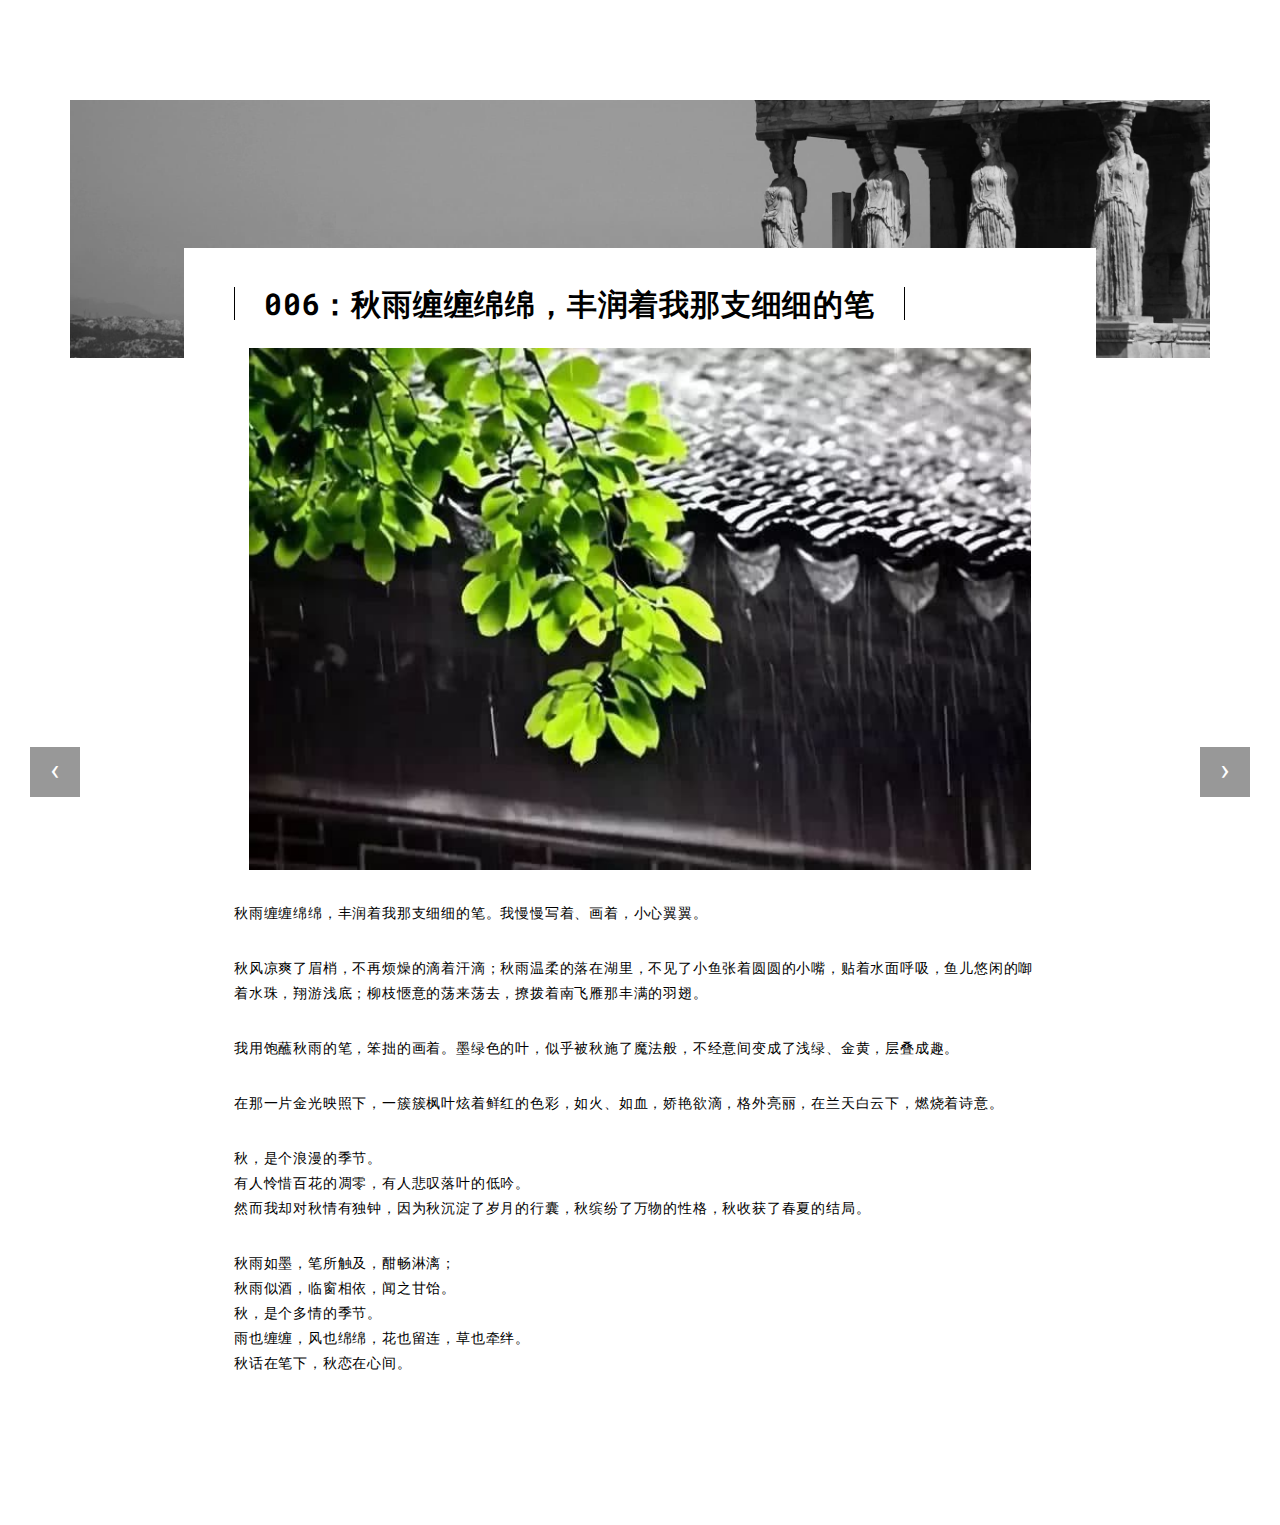
<file: work06.html>
<!DOCTYPE html>
<html lang="en">

	<head>
		<meta charset="UTF-8">
		<meta content="IE=edge" http-equiv="X-UA-Compatible">
		<meta content="width=device-width,initial-scale=1" name="viewport">
		<meta content="description" name="description">
		<meta name="google" content="notranslate" />
		<meta content="Mashup templates have been developped by Orson.io team" name="author">

		<!-- Disable tap highlight on IE -->
		<meta name="msapplication-tap-highlight" content="no">

		<link rel="apple-touch-icon" sizes="180x180" href="./assets/images/apple-icon-180x180.png">
		<link href="./assets/images/favicon.ico" rel="icon">

		<title>006：秋雨缠缠绵绵，丰润着我那支细细的笔</title>

		<link href="./assets/css/main.3f6952e4.css" rel="stylesheet">
		<link rel="stylesheet" type="text/css" href="./assets/css/work.css" />
		
		  <style type="text/css">
		  	.navbar-nav li:nth-of-type(2) a {
		  		font-weight: 700;
		  		color: #4a4a4a;
		  	}
		  	.sticky .navbar-nav li:nth-of-type(2) a{
		  		color: #CCCCCC;
		  	}
		  	@media (max-width:768px) {
		  		.navbar-nav li:nth-of-type(2) a {
		  			color: #CCCCCC;
		  		}
		  	}
		  </style>
	</head>
	
	<body class="">

		<!-- Add your content of header -->
		<div id="header"></div>
		<div class="section-container">
			<div class="container">
				<div class="row">
					<div class="col-xs-12">
						<img src="./assets/images/work001-01.jpg" class="img-responsive" alt="">
						<div class="card-container">
							<div class="">
								<h1 class="h2">
									<table>
										<tr>
											<th>006：</th>
											<td>秋雨缠缠绵绵，丰润着我那支细细的笔</td>
										</tr>
									</table>
								</h1>
							</div>
							<div class="mainbody">
								<p class="col-xs-12"><img src="./assets/images/work006-02.jpg"></p>
								<p>秋雨缠缠绵绵，丰润着我那支细细的笔。我慢慢写着、画着，小心翼翼。</p>
								<p>秋风凉爽了眉梢，不再烦燥的滴着汗滴；秋雨温柔的落在湖里，不见了小鱼张着圆圆的小嘴，贴着水面呼吸，鱼儿悠闲的啣着水珠，翔游浅底；柳枝愜意的荡来荡去，撩拨着南飞雁那丰满的羽翅。
								</p>
								<p>我用饱蘸秋雨的笔，笨拙的画着。墨绿色的叶，似乎被秋施了魔法般，不经意间变成了浅绿、金黄，层叠成趣。</p>
								<p>在那一片金光映照下，一簇簇枫叶炫着鲜红的色彩，如火、如血，娇艳欲滴，格外亮丽，在兰天白云下，燃烧着诗意。</p>
								<p>秋，是个浪漫的季节。<br>有人怜惜百花的凋零，有人悲叹落叶的低吟。<br>然而我却对秋情有独钟，因为秋沉淀了岁月的行囊，秋缤纷了万物的性格，秋收获了春夏的结局。</p>
								<p>秋雨如墨，笔所触及，酣畅淋漓；<br>秋雨似酒，临窗相依，闻之甘饴。<br>秋，是个多情的季节。<br>雨也缠缠，风也绵绵，花也留连，草也牵绊。<br>秋话在笔下，秋恋在心间。
								</p>
							</div>
						</div>
					</div>
				</div>
				<a class="left carousel-control" href="./work05.html" data-slide="prev">‹</a>
				<a class="right carousel-control" href="./works.html" data-slide="next">›</a>
			</div>
		</div>
		<div id="footer"></div>
		<script src="https://libs.baidu.com/jquery/2.0.0/jquery.min.js"></script>
		<script type="text/javascript" src="./assets/js/common.js"></script>
		<script>
			document.addEventListener("DOMContentLoaded", function(event) {
				navActivePage();
			});
		</script>
		<script type="text/javascript" src="./assets/js/main.70a66962.js"></script>
	</body>

</html>
</file>
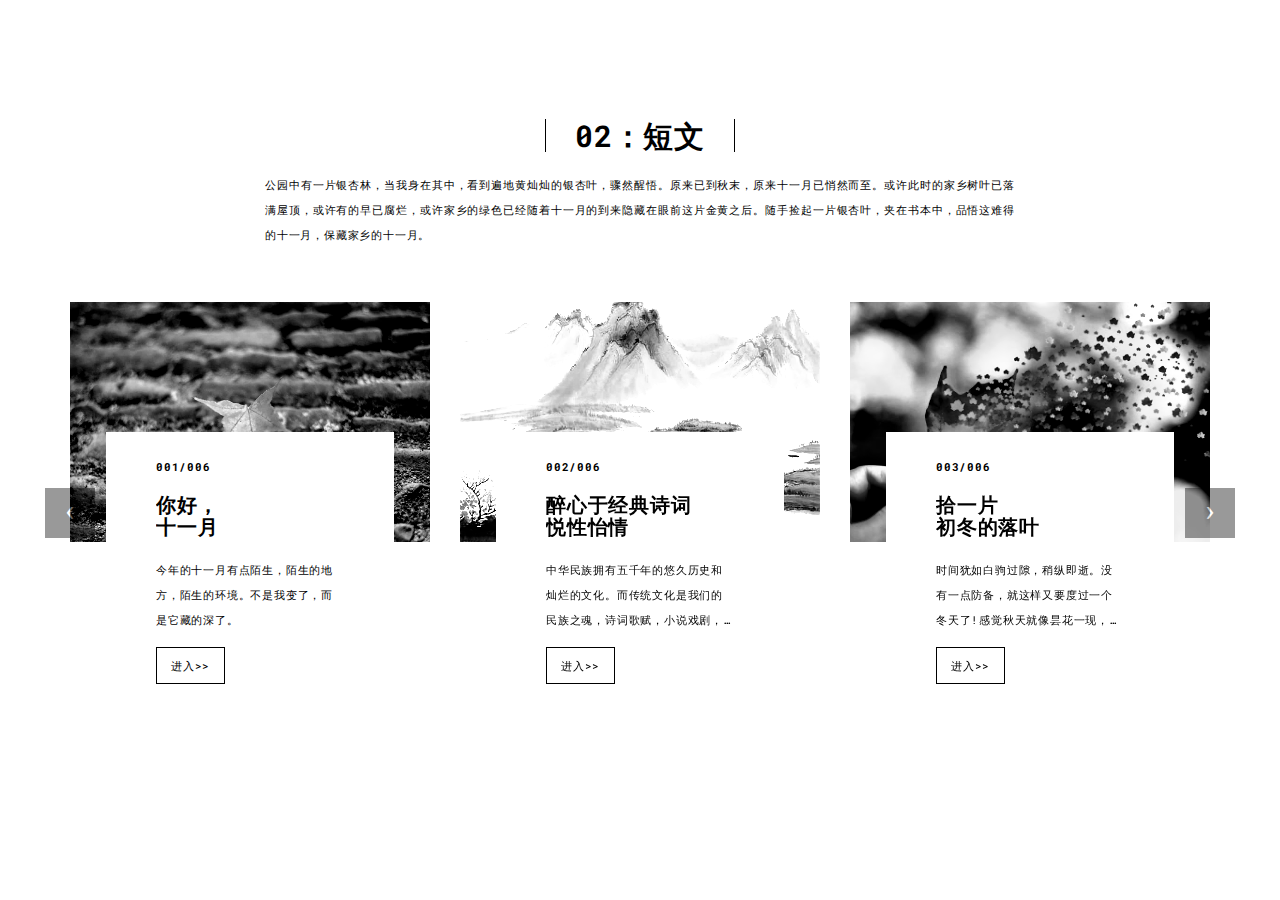
<file: works.html>
<!DOCTYPE html>
<html lang="en">

	<head>
		<meta charset="UTF-8">
		<meta content="IE=edge" http-equiv="X-UA-Compatible">
		<meta content="width=device-width,initial-scale=1" name="viewport">
		<meta content="description" name="description">
		<meta name="google" content="notranslate" />
		<meta content="Mashup templates have been developped by Orson.io team" name="author">

		<!-- Disable tap highlight on IE -->
		<meta name="msapplication-tap-highlight" content="no">

		<link rel="apple-touch-icon" sizes="180x180" href="./assets/images/apple-icon-180x180.png">
		<link href="./assets/images/favicon.ico" rel="icon">

		<title>短文</title>

		<link href="./assets/css/main.3f6952e4.css" rel="stylesheet">
		<link rel="stylesheet" type="text/css" href="./assets/css/work.css"/>
		  <style type="text/css">
		  	.navbar-nav li:nth-of-type(2) a {
		  		font-weight: 700;
		  		color: #4a4a4a;
		  	}
		  	.sticky .navbar-nav li:nth-of-type(2) a{
		  		color: #CCCCCC;
		  	}
		  	@media (max-width:768px) {
		  		.navbar-nav li:nth-of-type(2) a {
		  			color: #CCCCCC;
		  		}
				.card-container {
				    width: 95%;
				    padding: 2rem 3em;
				    margin-top: -10em;
				}
		  	}
		  </style>
	</head>

	<body class="">
		<!-- Add your content of header -->
		<div id="header"></div>
		<div class="section-container">
			<div class="container">
				<div class="row">

					<div class="col-sm-8 col-sm-offset-2 section-container-spacer">
						<div class="text-center">
							<h1 class="h2">02：短文</h1>
							<p class="text-left text-justify">公园中有一片银杏林，当我身在其中，看到遍地黄灿灿的银杏叶，骤然醒悟。原来已到秋末，原来十一月已悄然而至。或许此时的家乡树叶已落满屋顶，或许有的早已腐烂，或许家乡的绿色已经随着十一月的到来隐藏在眼前这片金黄之后。随手捡起一片银杏叶，夹在书本中，品悟这难得的十一月，保藏家乡的十一月。
							</p>
						</div>
					</div>

					<div class="col-md-12">

						<div id="myCarousel" class="carousel slide projects-carousel">
							<!-- Carousel items -->
							<div class="carousel-inner">
								<div class="item active">
									<div class="row">
										<div class="col-sm-4">
											<a href="./work01.html" title="" class="black-image-project-hover">
												<img src="./assets/images/work01-hover.jpg" alt=""
													class="img-responsive">
											</a>
											<div class="card-container card-container-lg">
												<h4>001/006</h4>
												<h3>你好，<br>十一月</h3>
												<p>今年的十一月有点陌生，陌生的地方，陌生的环境。不是我变了，而是它藏的深了。</p>
												<a href="./work01.html" title="" class="btn btn-default">进入>></a>
											</div>
										</div>
										<div class="col-sm-4">
											<a href="./work02.html" title="" class="black-image-project-hover">
												<img src="./assets/images/work02-hover.jpg" alt=""
													class="img-responsive">
											</a>
											<div class="card-container card-container-lg">
												<h4>002/006</h4>
												<h3>醉心于经典诗词<br>悦性怡情</h3>
												<p>中华民族拥有五千年的悠久历史和灿烂的文化。而传统文化是我们的民族之魂，诗词歌赋，小说戏剧，成为我国文学宝库中的瑰宝。唐宋诗词又是传统文化中情境最优美，语言最精湛且最富艺术感染力的精品。</p>
												<a href="./work02.html" title="" class="btn btn-default">进入>></a>
											</div>
										</div>
										<div class="col-sm-4">
											<a href="./work03.html" title="" class="black-image-project-hover">
												<img src="./assets/images/work003-02.jpg" alt=""
													class="img-responsive">
											</a>
											<div class="card-container card-container-lg">
												<h4>003/006</h4>
												<h3>拾一片<br>初冬的落叶</h3>
												<p>时间犹如白驹过隙，稍纵即逝。没有一点防备，就这样又要度过一个冬天了!感觉秋天就像昙花一现，温度在一夜之间降低了。没有办法，只好准备好厚厚的衣服迎接这个冬天。</p>
												<a href="./work03.html" title="" class="btn btn-default">进入>></a>
											</div>
										</div>
									</div>
									<!--/row-->
								</div>
								<!--/item-->
								<div class="item">
									<div class="row">
										<div class="col-sm-4">
											<a href="./work04.html" class="black-image-project-hover">
												<img src="./assets/images/work004-02.jpg" alt="Image"
													class="img-responsive">
											</a>
											<div class="card-container">
												<h4>004/006</h4>
												<h3>雪纷纷扬扬飘飘洒洒地下着</h3>
												<p>雪纷纷扬扬<br>飘飘洒洒地下着<br>在他的身后</p>
												<a href="./work04.html" class="btn btn-default">进入>></a>
											</div>
										</div>
										<div class="col-sm-4">
											<a href="./work05.html" class="black-image-project-hover">
												<img src="./assets/images/work005-02.jpg" alt="Image"
													class="img-responsive">
											</a>
											<div class="card-container">
												<h4>005/006</h4>
												<h3>面朝大海<br>春暖花开</h3>
												<p>从明天起，做一个幸福的人<br>喂马，劈柴，周游世界<br>从明天起，关心粮食和蔬菜</p>
												<a href="./work05.html" class="btn btn-default">进入>></a>
											</div>
										</div>
										<div class="col-sm-4">
											<a href="./work06.html" class="black-image-project-hover">
												<img src="./assets/images/work006-02.jpg" alt="Image"
													class="img-responsive">
											</a>
											<div class="card-container">
												<h4>006/006</h4>
												<h3>秋雨缠缠绵绵，丰润着我那支细细的笔</h3>
												<p>秋雨缠缠绵绵，丰润着我那支细细的笔。我慢慢写着、画着，小心翼翼。</p>
												<a href="./work06.html" class="btn btn-default">进入>></a>
											</div>
										</div>
									</div>
									<!--/row-->
								</div>

								<!--/item-->
							</div>
							<!--/carousel-inner-->
							<a class="left carousel-control" href="#myCarousel" data-slide="prev">‹</a>
							<a class="right carousel-control" href="#myCarousel" data-slide="next">›</a>
						</div>
					</div>
				</div>
			</div>
		</div>
	<div id="footer"></div>
	<script src="https://libs.baidu.com/jquery/2.0.0/jquery.min.js"></script>
	<script src="./assets/js/common.js" type="text/javascript" charset="utf-8"></script>
	<script>
		document.addEventListener("DOMContentLoaded", function(event) {
			navActivePage();
		});
	</script>
	<script type="text/javascript" src="./assets/js/main.70a66962.js"></script>
	</body>


</html>
</file>
<file: assets/css/work.css>
li:nth-of-type(2) a {
	font-weight: 700;
	color: #4a4a4a;
}
.sticky .navbar-nav li:nth-of-type(2) a{
	color: #CCCCCC;
}
@media (max-width:768px) {
	.navbar-nav li:nth-of-type(2) a {
		color: #CCCCCC;
	}

.navbar-nav li:nth-of-type(2) a {
	font-weight: 700;
	color: #4a4a4a;
}
.sticky .navbar-nav li:nth-of-type(2) a{
	color: #CCCCCC;
}
@media (max-width:768px) {
	.navbar-nav li:nth-of-type(2) a {
		color: #CCCCCC;
	}

}
</file>
<file: assets/css/main.3f6952e4.css>
@import url("https://fonts.googleapis.com/css?family=Roboto:900|Roboto+Mono:300,400,700");
@import url("https://maxcdn.bootstrapcdn.com/font-awesome/4.7.0/css/font-awesome.min.css");

/*!
 * Bootstrap v3.3.7 (http://getbootstrap.com)
 * Copyright 2011-2016 Twitter, Inc.
 * Licensed under MIT (https://github.com/twbs/bootstrap/blob/master/LICENSE)
 */
/*! normalize.css v3.0.3 | MIT License | github.com/necolas/normalize.css */
html {
	font-family: sans-serif;
	-ms-text-size-adjust: 100%;
	-webkit-text-size-adjust: 100%
}

body {
	margin: 0
}

article,
aside,
details,
figcaption,
figure,
footer,
header,
hgroup,
main,
menu,
nav,
section,
summary {
	display: block
}

audio,
canvas,
progress,
video {
	display: inline-block;
	vertical-align: baseline
}

audio:not([controls]) {
	display: none;
	height: 0
}

[hidden],
template {
	display: none
}

a {
	background-color: transparent
}

a:active,
a:hover {
	outline: 0
}

abbr[title] {
	border-bottom: 1px dotted
}

b,
strong {
	font-weight: 700
}

dfn {
	font-style: italic
}

h1 {
	font-size: 2em;
	margin: .67em 0
}

mark {
	background: #ff0;
	color: #000
}

small {
	font-size: 80%
}

sub,
sup {
	font-size: 75%;
	line-height: 0;
	position: relative;
	vertical-align: baseline
}

sup {
	top: -.5em
}

sub {
	bottom: -.25em
}

img {
	border: 0
}

svg:not(:root) {
	overflow: hidden
}

figure {
	margin: 1em 40px
}

hr {
	box-sizing: content-box;
	height: 0
}

pre {
	overflow: auto
}

code,
kbd,
pre,
samp {
	font-family: monospace, monospace;
	font-size: 1em
}

button,
input,
optgroup,
select,
textarea {
	color: inherit;
	font: inherit;
	margin: 0
}

button {
	overflow: visible
}

button,
select {
	text-transform: none
}

button,
html input[type=button],
input[type=reset],
input[type=submit] {
	-webkit-appearance: button;
	cursor: pointer
}

button[disabled],
html input[disabled] {
	cursor: default
}

button::-moz-focus-inner,
input::-moz-focus-inner {
	border: 0;
	padding: 0
}

input {
	line-height: normal
}

input[type=checkbox],
input[type=radio] {
	box-sizing: border-box;
	padding: 0
}

input[type=number]::-webkit-inner-spin-button,
input[type=number]::-webkit-outer-spin-button {
	height: auto
}

input[type=search] {
	-webkit-appearance: textfield;
	box-sizing: content-box
}

input[type=search]::-webkit-search-cancel-button,
input[type=search]::-webkit-search-decoration {
	-webkit-appearance: none
}

fieldset {
	border: 1px solid silver;
	margin: 0 2px;
	padding: .35em .625em .75em
}

textarea {
	overflow: auto
}

optgroup {
	font-weight: 700
}

table {
	border-collapse: collapse;
	border-spacing: 0
}

td,
th {
	padding: 0
}

@media print {

	*,
	:after,
	:before {
		background: transparent !important;
		color: #000 !important;
		box-shadow: none !important;
		text-shadow: none !important
	}

	a,
	a:visited {
		text-decoration: underline
	}

	a[href]:after {
		content: " ("attr(href) ")"
	}

	abbr[title]:after {
		content: " ("attr(title) ")"
	}

	a[href^="#"]:after,
	a[href^="javascript:"]:after {
		content: ""
	}

	pre {
		border: 1px solid #999;
		page-break-inside: avoid
	}

	thead {
		display: table-header-group
	}

	img,
	tr {
		page-break-inside: avoid
	}

	img {
		max-width: 100% !important
	}

	h2,
	h3,
	p {
		orphans: 3;
		widows: 3
	}

	h2,
	h3 {
		page-break-after: avoid
	}

	.navbar {
		display: none
	}

	.btn>.caret,
	.dropup>.btn>.caret {
		border-top-color: #000 !important
	}

	.label {
		border: 1px solid #000
	}

	.table {
		border-collapse: collapse !important
	}

	.table td,
	.table th {
		background-color: #fff !important
	}

	.table-bordered td,
	.table-bordered th {
		border: 1px solid #ddd !important
	}
}

*,
:after,
:before {
	-webkit-box-sizing: border-box;
	-moz-box-sizing: border-box;
	box-sizing: border-box
}

html {
	font-size: 10px;
	-webkit-tap-highlight-color: transparent
}

body {
	font-family: Roboto Mono, Helvetica, Arial, sans-serif;
	font-size: 11px;
	line-height: 1.78;
	color: #000;
	background-color: #fff
}

button,
input,
select,
textarea {
	font-family: inherit;
	font-size: inherit;
	line-height: inherit
}

a {
	color: ##137cbd;
	text-decoration: none
}

a:focus,
a:hover {
	color: #137cbd;
	text-decoration: underline
}

a:focus {
	outline: 5px auto -webkit-focus-ring-color;
	outline-offset: -2px
}

figure {
	margin: 0
}

img {
	vertical-align: middle
}

.img-responsive {
	display: block;
	max-width: 100%;
	height: auto
}

.img-rounded {
	border-radius: 0
}

.img-thumbnail {
	padding: 4px;
	line-height: 1.78;
	background-color: #fff;
	border: 1px solid #ddd;
	border-radius: 0;
	-webkit-transition: all .2s ease-in-out;
	-o-transition: all .2s ease-in-out;
	transition: all .2s ease-in-out;
	display: inline-block;
	max-width: 100%;
	height: auto
}

.img-circle {
	border-radius: 50%
}

hr {
	margin-top: 19px;
	margin-bottom: 19px;
	border: 0;
	border-top: 1px solid #eee
}

.sr-only {
	position: absolute;
	width: 1px;
	height: 1px;
	margin: -1px;
	padding: 0;
	overflow: hidden;
	clip: rect(0, 0, 0, 0);
	border: 0
}

.sr-only-focusable:active,
.sr-only-focusable:focus {
	position: static;
	width: auto;
	height: auto;
	margin: 0;
	overflow: visible;
	clip: auto
}

[role=button] {
	cursor: pointer
}

.h1,
.h2,
.h3,
.h4,
.h5,
.h6,
h1,
h2,
h3,
h4,
h5,
h6 {
	font-family: Roboto Mono, Helvetica, Arial, sans-serif;
	font-weight: 700;
	line-height: 1.1;
	color: #000
}

.h1 .small,
.h1 small,
.h2 .small,
.h2 small,
.h3 .small,
.h3 small,
.h4 .small,
.h4 small,
.h5 .small,
.h5 small,
.h6 .small,
.h6 small,
h1 .small,
h1 small,
h2 .small,
h2 small,
h3 .small,
h3 small,
h4 .small,
h4 small,
h5 .small,
h5 small,
h6 .small,
h6 small {
	font-weight: 400;
	line-height: 1;
	color: #777
}

.h1,
.h2,
.h3,
h1,
h2,
h3 {
	margin-top: 19px;
	margin-bottom: 9.5px
}

.h1 .small,
.h1 small,
.h2 .small,
.h2 small,
.h3 .small,
.h3 small,
h1 .small,
h1 small,
h2 .small,
h2 small,
h3 .small,
h3 small {
	font-size: 65%
}

.h4,
.h5,
.h6,
h4,
h5,
h6 {
	margin-top: 9.5px;
	margin-bottom: 9.5px
}

.h4 .small,
.h4 small,
.h5 .small,
.h5 small,
.h6 .small,
.h6 small,
h4 .small,
h4 small,
h5 .small,
h5 small,
h6 .small,
h6 small {
	font-size: 75%
}

.h1,
h1 {
	font-size: 70px
}

.h2,
h2 {
	font-size: 30px
}

.h3,
h3 {
	font-size: 20px
}

.h4,
.h5,
h4,
h5 {
	font-size: 11px
}

.h6,
h6 {
	font-size: 10px
}

p {
	margin: 0 0 9.5px
}

.lead {
	margin-bottom: 19px;
	font-size: 12px;
	font-weight: 300;
	line-height: 1.4
}

@media (min-width:768px) {
	.lead {
		font-size: 16.5px
	}
}

.small,
small {
	font-size: 90%
}

.mark,
mark {
	background-color: #fcf8e3;
	padding: .2em
}

.text-left {
	text-align: left
}

.text-right {
	text-align: right
}

.text-center {
	text-align: center
}

.text-justify {
	text-align: justify
}

.text-nowrap {
	white-space: nowrap
}

.text-lowercase {
	text-transform: lowercase
}

.initialism,
.text-uppercase {
	text-transform: uppercase
}

.text-capitalize {
	text-transform: capitalize
}

.text-muted {
	color: #777
}

.text-primary {
	color: #001aff
}

a.text-primary:focus,
a.text-primary:hover {
	color: #0015cc
}

.text-success {
	color: #fff
}

a.text-success:focus,
a.text-success:hover {
	color: #e6e6e6
}

.text-info {
	color: #31708f
}

a.text-info:focus,
a.text-info:hover {
	color: #245269
}

.text-warning {
	color: #8a6d3b
}

a.text-warning:focus,
a.text-warning:hover {
	color: #66512c
}

.text-danger {
	color: #fff
}

a.text-danger:focus,
a.text-danger:hover {
	color: #e6e6e6
}

.bg-primary {
	color: #fff;
	background-color: #001aff
}

a.bg-primary:focus,
a.bg-primary:hover {
	background-color: #0015cc
}

.bg-success,
a.bg-success:focus,
a.bg-success:hover {
	background-color: #000
}

.bg-info {
	background-color: #d9edf7
}

a.bg-info:focus,
a.bg-info:hover {
	background-color: #afd9ee
}

.bg-warning {
	background-color: #fcf8e3
}

a.bg-warning:focus,
a.bg-warning:hover {
	background-color: #f7ecb5
}

.bg-danger {
	background-color: red
}

a.bg-danger:focus,
a.bg-danger:hover {
	background-color: #c00
}

.page-header {
	padding-bottom: 8.5px;
	margin: 38px 0 19px;
	border-bottom: 1px solid #eee
}

ol,
ul {
	margin-top: 0;
	margin-bottom: 9.5px
}

ol ol,
ol ul,
ul ol,
ul ul {
	margin-bottom: 0
}

.list-inline,
.list-unstyled {
	padding-left: 0;
	list-style: none
}

.list-inline {
	margin-left: -5px
}

.list-inline>li {
	display: inline-block;
	padding-left: 5px;
	padding-right: 5px
}

dl {
	margin-top: 0;
	margin-bottom: 19px
}

dd,
dt {
	line-height: 1.78
}

dt {
	font-weight: 700
}

dd {
	margin-left: 0
}

.dl-horizontal dd:after,
.dl-horizontal dd:before {
	content: " ";
	display: table
}

.dl-horizontal dd:after {
	clear: both
}

@media (min-width:768px) {
	.dl-horizontal dt {
		float: left;
		width: 160px;
		clear: left;
		text-align: right;
		overflow: hidden;
		text-overflow: ellipsis;
		white-space: nowrap
	}

	.dl-horizontal dd {
		margin-left: 180px
	}
}

abbr[data-original-title],
abbr[title] {
	cursor: help;
	border-bottom: 1px dotted #777
}

.initialism {
	font-size: 90%
}

address {
	margin-bottom: 19px;
	font-style: normal;
	line-height: 1.78
}

code,
kbd,
pre,
samp {
	font-family: Menlo, Monaco, Consolas, Courier New, monospace
}

code {
	color: #c7254e;
	background-color: #f9f2f4
}

code,
kbd {
	padding: 2px 4px;
	font-size: 90%;
	border-radius: 0
}

kbd {
	color: #fff;
	background-color: #333;
	box-shadow: inset 0 -1px 0 rgba(0, 0, 0, .25)
}

kbd kbd {
	padding: 0;
	font-size: 100%;
	font-weight: 700;
	box-shadow: none
}

pre {
	display: block;
	padding: 9px;
	margin: 0 0 9.5px;
	font-size: 10px;
	line-height: 1.78;
	word-break: break-all;
	word-wrap: break-word;
	color: #333;
	background-color: #f5f5f5;
	border: 1px solid #ccc;
	border-radius: 0
}

pre code {
	padding: 0;
	font-size: inherit;
	color: inherit;
	white-space: pre-wrap;
	background-color: transparent;
	border-radius: 0
}

.pre-scrollable {
	max-height: 340px;
	overflow-y: scroll
}

.container {
	margin-right: auto;
	margin-left: auto;
	padding-left: 15px;
	padding-right: 15px
}

.container:after,
.container:before {
	content: " ";
	display: table
}

.container:after {
	clear: both
}

@media (min-width:768px) {
	.container {
		width: 750px
	}
}

@media (min-width:992px) {
	.container {
		width: 970px
	}
}

@media (min-width:1200px) {
	.container {
		width: 1170px
	}
}

.container-fluid {
	margin-right: auto;
	margin-left: auto;
	padding-left: 15px;
	padding-right: 15px
}

.container-fluid:after,
.container-fluid:before {
	content: " ";
	display: table
}

.container-fluid:after {
	clear: both
}

.row {
	margin-left: -15px;
	margin-right: -15px
}

.row:after,
.row:before {
	content: " ";
	display: table
}

.row:after {
	clear: both
}

.col-lg-1,
.col-lg-2,
.col-lg-3,
.col-lg-4,
.col-lg-5,
.col-lg-6,
.col-lg-7,
.col-lg-8,
.col-lg-9,
.col-lg-10,
.col-lg-11,
.col-lg-12,
.col-md-1,
.col-md-2,
.col-md-3,
.col-md-4,
.col-md-5,
.col-md-6,
.col-md-7,
.col-md-8,
.col-md-9,
.col-md-10,
.col-md-11,
.col-md-12,
.col-sm-1,
.col-sm-2,
.col-sm-3,
.col-sm-4,
.col-sm-5,
.col-sm-6,
.col-sm-7,
.col-sm-8,
.col-sm-9,
.col-sm-10,
.col-sm-11,
.col-sm-12,
.col-xs-1,
.col-xs-2,
.col-xs-3,
.col-xs-4,
.col-xs-5,
.col-xs-6,
.col-xs-7,
.col-xs-8,
.col-xs-9,
.col-xs-10,
.col-xs-11,
.col-xs-12 {
	position: relative;
	min-height: 1px;
	padding-left: 15px;
	padding-right: 15px
}

.col-xs-1,
.col-xs-2,
.col-xs-3,
.col-xs-4,
.col-xs-5,
.col-xs-6,
.col-xs-7,
.col-xs-8,
.col-xs-9,
.col-xs-10,
.col-xs-11,
.col-xs-12 {
	float: left
}

.col-xs-1 {
	width: 8.33333%
}

.col-xs-2 {
	width: 16.66667%
}

.col-xs-3 {
	width: 25%
}

.col-xs-4 {
	width: 33.33333%
}

.col-xs-5 {
	width: 41.66667%
}

.col-xs-6 {
	width: 50%
}

.col-xs-7 {
	width: 58.33333%
}

.col-xs-8 {
	width: 66.66667%
}

.col-xs-9 {
	width: 75%
}

.col-xs-10 {
	width: 83.33333%
}

.col-xs-11 {
	width: 91.66667%
}

.col-xs-12 {
	width: 100%
}

.col-xs-pull-0 {
	right: auto
}

.col-xs-pull-1 {
	right: 8.33333%
}

.col-xs-pull-2 {
	right: 16.66667%
}

.col-xs-pull-3 {
	right: 25%
}

.col-xs-pull-4 {
	right: 33.33333%
}

.col-xs-pull-5 {
	right: 41.66667%
}

.col-xs-pull-6 {
	right: 50%
}

.col-xs-pull-7 {
	right: 58.33333%
}

.col-xs-pull-8 {
	right: 66.66667%
}

.col-xs-pull-9 {
	right: 75%
}

.col-xs-pull-10 {
	right: 83.33333%
}

.col-xs-pull-11 {
	right: 91.66667%
}

.col-xs-pull-12 {
	right: 100%
}

.col-xs-push-0 {
	left: auto
}

.col-xs-push-1 {
	left: 8.33333%
}

.col-xs-push-2 {
	left: 16.66667%
}

.col-xs-push-3 {
	left: 25%
}

.col-xs-push-4 {
	left: 33.33333%
}

.col-xs-push-5 {
	left: 41.66667%
}

.col-xs-push-6 {
	left: 50%
}

.col-xs-push-7 {
	left: 58.33333%
}

.col-xs-push-8 {
	left: 66.66667%
}

.col-xs-push-9 {
	left: 75%
}

.col-xs-push-10 {
	left: 83.33333%
}

.col-xs-push-11 {
	left: 91.66667%
}

.col-xs-push-12 {
	left: 100%
}

.col-xs-offset-0 {
	margin-left: 0
}

.col-xs-offset-1 {
	margin-left: 8.33333%
}

.col-xs-offset-2 {
	margin-left: 16.66667%
}

.col-xs-offset-3 {
	margin-left: 25%
}

.col-xs-offset-4 {
	margin-left: 33.33333%
}

.col-xs-offset-5 {
	margin-left: 41.66667%
}

.col-xs-offset-6 {
	margin-left: 50%
}

.col-xs-offset-7 {
	margin-left: 58.33333%
}

.col-xs-offset-8 {
	margin-left: 66.66667%
}

.col-xs-offset-9 {
	margin-left: 75%
}

.col-xs-offset-10 {
	margin-left: 83.33333%
}

.col-xs-offset-11 {
	margin-left: 91.66667%
}

.col-xs-offset-12 {
	margin-left: 100%
}

@media (min-width:768px) {

	.col-sm-1,
	.col-sm-2,
	.col-sm-3,
	.col-sm-4,
	.col-sm-5,
	.col-sm-6,
	.col-sm-7,
	.col-sm-8,
	.col-sm-9,
	.col-sm-10,
	.col-sm-11,
	.col-sm-12 {
		float: left
	}

	.col-sm-1 {
		width: 8.33333%
	}

	.col-sm-2 {
		width: 16.66667%
	}

	.col-sm-3 {
		width: 25%
	}

	.col-sm-4 {
		width: 33.33333%
	}

	.col-sm-5 {
		width: 41.66667%
	}

	.col-sm-6 {
		width: 50%
	}

	.col-sm-7 {
		width: 58.33333%
	}

	.col-sm-8 {
		width: 66.66667%
	}

	.col-sm-9 {
		width: 75%
	}

	.col-sm-10 {
		width: 83.33333%
	}

	.col-sm-11 {
		width: 91.66667%
	}

	.col-sm-12 {
		width: 100%
	}

	.col-sm-pull-0 {
		right: auto
	}

	.col-sm-pull-1 {
		right: 8.33333%
	}

	.col-sm-pull-2 {
		right: 16.66667%
	}

	.col-sm-pull-3 {
		right: 25%
	}

	.col-sm-pull-4 {
		right: 33.33333%
	}

	.col-sm-pull-5 {
		right: 41.66667%
	}

	.col-sm-pull-6 {
		right: 50%
	}

	.col-sm-pull-7 {
		right: 58.33333%
	}

	.col-sm-pull-8 {
		right: 66.66667%
	}

	.col-sm-pull-9 {
		right: 75%
	}

	.col-sm-pull-10 {
		right: 83.33333%
	}

	.col-sm-pull-11 {
		right: 91.66667%
	}

	.col-sm-pull-12 {
		right: 100%
	}

	.col-sm-push-0 {
		left: auto
	}

	.col-sm-push-1 {
		left: 8.33333%
	}

	.col-sm-push-2 {
		left: 16.66667%
	}

	.col-sm-push-3 {
		left: 25%
	}

	.col-sm-push-4 {
		left: 33.33333%
	}

	.col-sm-push-5 {
		left: 41.66667%
	}

	.col-sm-push-6 {
		left: 50%
	}

	.col-sm-push-7 {
		left: 58.33333%
	}

	.col-sm-push-8 {
		left: 66.66667%
	}

	.col-sm-push-9 {
		left: 75%
	}

	.col-sm-push-10 {
		left: 83.33333%
	}

	.col-sm-push-11 {
		left: 91.66667%
	}

	.col-sm-push-12 {
		left: 100%
	}

	.col-sm-offset-0 {
		margin-left: 0
	}

	.col-sm-offset-1 {
		margin-left: 8.33333%
	}

	.col-sm-offset-2 {
		margin-left: 16.66667%
	}

	.col-sm-offset-3 {
		margin-left: 25%
	}

	.col-sm-offset-4 {
		margin-left: 33.33333%
	}

	.col-sm-offset-5 {
		margin-left: 41.66667%
	}

	.col-sm-offset-6 {
		margin-left: 50%
	}

	.col-sm-offset-7 {
		margin-left: 58.33333%
	}

	.col-sm-offset-8 {
		margin-left: 66.66667%
	}

	.col-sm-offset-9 {
		margin-left: 75%
	}

	.col-sm-offset-10 {
		margin-left: 83.33333%
	}

	.col-sm-offset-11 {
		margin-left: 91.66667%
	}

	.col-sm-offset-12 {
		margin-left: 100%
	}
}

@media (min-width:992px) {

	.col-md-1,
	.col-md-2,
	.col-md-3,
	.col-md-4,
	.col-md-5,
	.col-md-6,
	.col-md-7,
	.col-md-8,
	.col-md-9,
	.col-md-10,
	.col-md-11,
	.col-md-12 {
		float: left
	}

	.col-md-1 {
		width: 8.33333%
	}

	.col-md-2 {
		width: 16.66667%
	}

	.col-md-3 {
		width: 25%
	}

	.col-md-4 {
		width: 33.33333%
	}

	.col-md-5 {
		width: 41.66667%
	}

	.col-md-6 {
		width: 50%
	}

	.col-md-7 {
		width: 58.33333%
	}

	.col-md-8 {
		width: 66.66667%
	}

	.col-md-9 {
		width: 75%
	}

	.col-md-10 {
		width: 83.33333%
	}

	.col-md-11 {
		width: 91.66667%
	}

	.col-md-12 {
		width: 100%
	}

	.col-md-pull-0 {
		right: auto
	}

	.col-md-pull-1 {
		right: 8.33333%
	}

	.col-md-pull-2 {
		right: 16.66667%
	}

	.col-md-pull-3 {
		right: 25%
	}

	.col-md-pull-4 {
		right: 33.33333%
	}

	.col-md-pull-5 {
		right: 41.66667%
	}

	.col-md-pull-6 {
		right: 50%
	}

	.col-md-pull-7 {
		right: 58.33333%
	}

	.col-md-pull-8 {
		right: 66.66667%
	}

	.col-md-pull-9 {
		right: 75%
	}

	.col-md-pull-10 {
		right: 83.33333%
	}

	.col-md-pull-11 {
		right: 91.66667%
	}

	.col-md-pull-12 {
		right: 100%
	}

	.col-md-push-0 {
		left: auto
	}

	.col-md-push-1 {
		left: 8.33333%
	}

	.col-md-push-2 {
		left: 16.66667%
	}

	.col-md-push-3 {
		left: 25%
	}

	.col-md-push-4 {
		left: 33.33333%
	}

	.col-md-push-5 {
		left: 41.66667%
	}

	.col-md-push-6 {
		left: 50%
	}

	.col-md-push-7 {
		left: 58.33333%
	}

	.col-md-push-8 {
		left: 66.66667%
	}

	.col-md-push-9 {
		left: 75%
	}

	.col-md-push-10 {
		left: 83.33333%
	}

	.col-md-push-11 {
		left: 91.66667%
	}

	.col-md-push-12 {
		left: 100%
	}

	.col-md-offset-0 {
		margin-left: 0
	}

	.col-md-offset-1 {
		margin-left: 8.33333%
	}

	.col-md-offset-2 {
		margin-left: 16.66667%
	}

	.col-md-offset-3 {
		margin-left: 25%
	}

	.col-md-offset-4 {
		margin-left: 33.33333%
	}

	.col-md-offset-5 {
		margin-left: 41.66667%
	}

	.col-md-offset-6 {
		margin-left: 50%
	}

	.col-md-offset-7 {
		margin-left: 58.33333%
	}

	.col-md-offset-8 {
		margin-left: 66.66667%
	}

	.col-md-offset-9 {
		margin-left: 75%
	}

	.col-md-offset-10 {
		margin-left: 83.33333%
	}

	.col-md-offset-11 {
		margin-left: 91.66667%
	}

	.col-md-offset-12 {
		margin-left: 100%
	}
}

@media (min-width:1200px) {

	.col-lg-1,
	.col-lg-2,
	.col-lg-3,
	.col-lg-4,
	.col-lg-5,
	.col-lg-6,
	.col-lg-7,
	.col-lg-8,
	.col-lg-9,
	.col-lg-10,
	.col-lg-11,
	.col-lg-12 {
		float: left
	}

	.col-lg-1 {
		width: 8.33333%
	}

	.col-lg-2 {
		width: 16.66667%
	}

	.col-lg-3 {
		width: 25%
	}

	.col-lg-4 {
		width: 33.33333%
	}

	.col-lg-5 {
		width: 41.66667%
	}

	.col-lg-6 {
		width: 50%
	}

	.col-lg-7 {
		width: 58.33333%
	}

	.col-lg-8 {
		width: 66.66667%
	}

	.col-lg-9 {
		width: 75%
	}

	.col-lg-10 {
		width: 83.33333%
	}

	.col-lg-11 {
		width: 91.66667%
	}

	.col-lg-12 {
		width: 100%
	}

	.col-lg-pull-0 {
		right: auto
	}

	.col-lg-pull-1 {
		right: 8.33333%
	}

	.col-lg-pull-2 {
		right: 16.66667%
	}

	.col-lg-pull-3 {
		right: 25%
	}

	.col-lg-pull-4 {
		right: 33.33333%
	}

	.col-lg-pull-5 {
		right: 41.66667%
	}

	.col-lg-pull-6 {
		right: 50%
	}

	.col-lg-pull-7 {
		right: 58.33333%
	}

	.col-lg-pull-8 {
		right: 66.66667%
	}

	.col-lg-pull-9 {
		right: 75%
	}

	.col-lg-pull-10 {
		right: 83.33333%
	}

	.col-lg-pull-11 {
		right: 91.66667%
	}

	.col-lg-pull-12 {
		right: 100%
	}

	.col-lg-push-0 {
		left: auto
	}

	.col-lg-push-1 {
		left: 8.33333%
	}

	.col-lg-push-2 {
		left: 16.66667%
	}

	.col-lg-push-3 {
		left: 25%
	}

	.col-lg-push-4 {
		left: 33.33333%
	}

	.col-lg-push-5 {
		left: 41.66667%
	}

	.col-lg-push-6 {
		left: 50%
	}

	.col-lg-push-7 {
		left: 58.33333%
	}

	.col-lg-push-8 {
		left: 66.66667%
	}

	.col-lg-push-9 {
		left: 75%
	}

	.col-lg-push-10 {
		left: 83.33333%
	}

	.col-lg-push-11 {
		left: 91.66667%
	}

	.col-lg-push-12 {
		left: 100%
	}

	.col-lg-offset-0 {
		margin-left: 0
	}

	.col-lg-offset-1 {
		margin-left: 8.33333%
	}

	.col-lg-offset-2 {
		margin-left: 16.66667%
	}

	.col-lg-offset-3 {
		margin-left: 25%
	}

	.col-lg-offset-4 {
		margin-left: 33.33333%
	}

	.col-lg-offset-5 {
		margin-left: 41.66667%
	}

	.col-lg-offset-6 {
		margin-left: 50%
	}

	.col-lg-offset-7 {
		margin-left: 58.33333%
	}

	.col-lg-offset-8 {
		margin-left: 66.66667%
	}

	.col-lg-offset-9 {
		margin-left: 75%
	}

	.col-lg-offset-10 {
		margin-left: 83.33333%
	}

	.col-lg-offset-11 {
		margin-left: 91.66667%
	}

	.col-lg-offset-12 {
		margin-left: 100%
	}
}

table {
	background-color: transparent
}

caption {
	padding-top: 8px;
	padding-bottom: 8px;
	color: #777
}

caption,
th {
	text-align: left
}

.table {
	width: 100%;
	max-width: 100%;
	margin-bottom: 19px
}

.table>tbody>tr>td,
.table>tbody>tr>th,
.table>tfoot>tr>td,
.table>tfoot>tr>th,
.table>thead>tr>td,
.table>thead>tr>th {
	padding: 8px;
	line-height: 1.78;
	vertical-align: top;
	border-top: 1px solid #ddd
}

.table>thead>tr>th {
	vertical-align: bottom;
	border-bottom: 2px solid #ddd
}

.table>caption+thead>tr:first-child>td,
.table>caption+thead>tr:first-child>th,
.table>colgroup+thead>tr:first-child>td,
.table>colgroup+thead>tr:first-child>th,
.table>thead:first-child>tr:first-child>td,
.table>thead:first-child>tr:first-child>th {
	border-top: 0
}

.table>tbody+tbody {
	border-top: 2px solid #ddd
}

.table .table {
	background-color: #fff
}

.table-condensed>tbody>tr>td,
.table-condensed>tbody>tr>th,
.table-condensed>tfoot>tr>td,
.table-condensed>tfoot>tr>th,
.table-condensed>thead>tr>td,
.table-condensed>thead>tr>th {
	padding: 5px
}

.table-bordered,
.table-bordered>tbody>tr>td,
.table-bordered>tbody>tr>th,
.table-bordered>tfoot>tr>td,
.table-bordered>tfoot>tr>th,
.table-bordered>thead>tr>td,
.table-bordered>thead>tr>th {
	border: 1px solid #ddd
}

.table-bordered>thead>tr>td,
.table-bordered>thead>tr>th {
	border-bottom-width: 2px
}

.table-striped>tbody>tr:nth-of-type(odd) {
	background-color: #f9f9f9
}

.table-hover>tbody>tr:hover {
	background-color: #f5f5f5
}

table col[class*=col-] {
	position: static;
	float: none;
	display: table-column
}

table td[class*=col-],
table th[class*=col-] {
	position: static;
	float: none;
	display: table-cell
}

.table>tbody>tr.active>td,
.table>tbody>tr.active>th,
.table>tbody>tr>td.active,
.table>tbody>tr>th.active,
.table>tfoot>tr.active>td,
.table>tfoot>tr.active>th,
.table>tfoot>tr>td.active,
.table>tfoot>tr>th.active,
.table>thead>tr.active>td,
.table>thead>tr.active>th,
.table>thead>tr>td.active,
.table>thead>tr>th.active {
	background-color: #f5f5f5
}

.table-hover>tbody>tr.active:hover>td,
.table-hover>tbody>tr.active:hover>th,
.table-hover>tbody>tr:hover>.active,
.table-hover>tbody>tr>td.active:hover,
.table-hover>tbody>tr>th.active:hover {
	background-color: #e8e8e8
}

.table-hover>tbody>tr.success:hover>td,
.table-hover>tbody>tr.success:hover>th,
.table-hover>tbody>tr:hover>.success,
.table-hover>tbody>tr>td.success:hover,
.table-hover>tbody>tr>th.success:hover,
.table>tbody>tr.success>td,
.table>tbody>tr.success>th,
.table>tbody>tr>td.success,
.table>tbody>tr>th.success,
.table>tfoot>tr.success>td,
.table>tfoot>tr.success>th,
.table>tfoot>tr>td.success,
.table>tfoot>tr>th.success,
.table>thead>tr.success>td,
.table>thead>tr.success>th,
.table>thead>tr>td.success,
.table>thead>tr>th.success {
	background-color: #000
}

.table>tbody>tr.info>td,
.table>tbody>tr.info>th,
.table>tbody>tr>td.info,
.table>tbody>tr>th.info,
.table>tfoot>tr.info>td,
.table>tfoot>tr.info>th,
.table>tfoot>tr>td.info,
.table>tfoot>tr>th.info,
.table>thead>tr.info>td,
.table>thead>tr.info>th,
.table>thead>tr>td.info,
.table>thead>tr>th.info {
	background-color: #d9edf7
}

.table-hover>tbody>tr.info:hover>td,
.table-hover>tbody>tr.info:hover>th,
.table-hover>tbody>tr:hover>.info,
.table-hover>tbody>tr>td.info:hover,
.table-hover>tbody>tr>th.info:hover {
	background-color: #c4e3f3
}

.table>tbody>tr.warning>td,
.table>tbody>tr.warning>th,
.table>tbody>tr>td.warning,
.table>tbody>tr>th.warning,
.table>tfoot>tr.warning>td,
.table>tfoot>tr.warning>th,
.table>tfoot>tr>td.warning,
.table>tfoot>tr>th.warning,
.table>thead>tr.warning>td,
.table>thead>tr.warning>th,
.table>thead>tr>td.warning,
.table>thead>tr>th.warning {
	background-color: #fcf8e3
}

.table-hover>tbody>tr.warning:hover>td,
.table-hover>tbody>tr.warning:hover>th,
.table-hover>tbody>tr:hover>.warning,
.table-hover>tbody>tr>td.warning:hover,
.table-hover>tbody>tr>th.warning:hover {
	background-color: #faf2cc
}

.table>tbody>tr.danger>td,
.table>tbody>tr.danger>th,
.table>tbody>tr>td.danger,
.table>tbody>tr>th.danger,
.table>tfoot>tr.danger>td,
.table>tfoot>tr.danger>th,
.table>tfoot>tr>td.danger,
.table>tfoot>tr>th.danger,
.table>thead>tr.danger>td,
.table>thead>tr.danger>th,
.table>thead>tr>td.danger,
.table>thead>tr>th.danger {
	background-color: red
}

.table-hover>tbody>tr.danger:hover>td,
.table-hover>tbody>tr.danger:hover>th,
.table-hover>tbody>tr:hover>.danger,
.table-hover>tbody>tr>td.danger:hover,
.table-hover>tbody>tr>th.danger:hover {
	background-color: #e60000
}

.table-responsive {
	overflow-x: auto;
	min-height: .01%
}

@media screen and (max-width:767px) {
	.table-responsive {
		width: 100%;
		margin-bottom: 14.25px;
		overflow-y: hidden;
		-ms-overflow-style: -ms-autohiding-scrollbar;
		border: 1px solid #ddd
	}

	.table-responsive>.table {
		margin-bottom: 0
	}

	.table-responsive>.table>tbody>tr>td,
	.table-responsive>.table>tbody>tr>th,
	.table-responsive>.table>tfoot>tr>td,
	.table-responsive>.table>tfoot>tr>th,
	.table-responsive>.table>thead>tr>td,
	.table-responsive>.table>thead>tr>th {
		white-space: nowrap
	}

	.table-responsive>.table-bordered {
		border: 0
	}

	.table-responsive>.table-bordered>tbody>tr>td:first-child,
	.table-responsive>.table-bordered>tbody>tr>th:first-child,
	.table-responsive>.table-bordered>tfoot>tr>td:first-child,
	.table-responsive>.table-bordered>tfoot>tr>th:first-child,
	.table-responsive>.table-bordered>thead>tr>td:first-child,
	.table-responsive>.table-bordered>thead>tr>th:first-child {
		border-left: 0
	}

	.table-responsive>.table-bordered>tbody>tr>td:last-child,
	.table-responsive>.table-bordered>tbody>tr>th:last-child,
	.table-responsive>.table-bordered>tfoot>tr>td:last-child,
	.table-responsive>.table-bordered>tfoot>tr>th:last-child,
	.table-responsive>.table-bordered>thead>tr>td:last-child,
	.table-responsive>.table-bordered>thead>tr>th:last-child {
		border-right: 0
	}

	.table-responsive>.table-bordered>tbody>tr:last-child>td,
	.table-responsive>.table-bordered>tbody>tr:last-child>th,
	.table-responsive>.table-bordered>tfoot>tr:last-child>td,
	.table-responsive>.table-bordered>tfoot>tr:last-child>th {
		border-bottom: 0
	}
}

fieldset {
	margin: 0;
	min-width: 0
}

fieldset,
legend {
	padding: 0;
	border: 0
}

legend {
	display: block;
	width: 100%;
	margin-bottom: 19px;
	font-size: 16.5px;
	line-height: inherit;
	color: #333;
	border-bottom: 1px solid #e5e5e5
}

label {
	display: inline-block;
	max-width: 100%;
	margin-bottom: 5px;
	font-weight: 700
}

input[type=search] {
	-webkit-box-sizing: border-box;
	-moz-box-sizing: border-box;
	box-sizing: border-box
}

input[type=checkbox],
input[type=radio] {
	margin: 4px 0 0;
	margin-top: 1px\9;
	line-height: normal
}

input[type=file] {
	display: block
}

input[type=range] {
	display: block;
	width: 100%
}

select[multiple],
select[size] {
	height: auto
}

input[type=checkbox]:focus,
input[type=file]:focus,
input[type=radio]:focus {
	outline: 5px auto -webkit-focus-ring-color;
	outline-offset: -2px
}

output {
	padding-top: 9px
}

.form-control,
output {
	display: block;
	font-size: 11px;
	line-height: 1.78;
	color: #555
}

.form-control {
	width: 100%;
	height: 40px;
	padding: 8px 14px;
	background-color: #fff;
	background-image: none;
	border: 1px solid #000;
	border-radius: 0;
	-webkit-box-shadow: inset 0 1px 1px rgba(0, 0, 0, .075);
	box-shadow: inset 0 1px 1px rgba(0, 0, 0, .075);
	-webkit-transition: border-color .15s ease-in-out, box-shadow .15s ease-in-out;
	-o-transition: border-color ease-in-out .15s, box-shadow ease-in-out .15s;
	transition: border-color .15s ease-in-out, box-shadow .15s ease-in-out
}

.form-control:focus {
	border-color: #66afe9;
	-webkit-box-shadow: inset 0 1px 1px rgba(0, 0, 0, .075), 0 0 8px rgba(102, 175, 233, .6);
	box-shadow: inset 0 1px 1px rgba(0, 0, 0, .075), 0 0 8px rgba(102, 175, 233, .6)
}

.form-control::-moz-placeholder {
	color: #999;
	opacity: 1
}

.form-control:-ms-input-placeholder {
	color: #999
}

.form-control::-webkit-input-placeholder {
	color: #999
}

.form-control::-ms-expand {
	border: 0;
	background-color: transparent
}

.form-control[disabled],
.form-control[readonly],
fieldset[disabled] .form-control {
	background-color: #eee;
	opacity: 1
}

.form-control[disabled],
fieldset[disabled] .form-control {
	cursor: not-allowed
}

textarea.form-control {
	height: auto
}

input[type=search] {
	-webkit-appearance: none
}

@media screen and (-webkit-min-device-pixel-ratio:0) {

	input[type=date].form-control,
	input[type=datetime-local].form-control,
	input[type=month].form-control,
	input[type=time].form-control {
		line-height: 40px
	}

	.input-group-sm>.input-group-btn>input[type=date].btn,
	.input-group-sm>.input-group-btn>input[type=datetime-local].btn,
	.input-group-sm>.input-group-btn>input[type=month].btn,
	.input-group-sm>.input-group-btn>input[type=time].btn,
	.input-group-sm>input[type=date].form-control,
	.input-group-sm>input[type=date].input-group-addon,
	.input-group-sm>input[type=datetime-local].form-control,
	.input-group-sm>input[type=datetime-local].input-group-addon,
	.input-group-sm>input[type=month].form-control,
	.input-group-sm>input[type=month].input-group-addon,
	.input-group-sm>input[type=time].form-control,
	.input-group-sm>input[type=time].input-group-addon,
	.input-group-sm input[type=date],
	.input-group-sm input[type=datetime-local],
	.input-group-sm input[type=month],
	.input-group-sm input[type=time],
	input[type=date].input-sm,
	input[type=datetime-local].input-sm,
	input[type=month].input-sm,
	input[type=time].input-sm {
		line-height: 27px
	}

	.input-group-lg>.input-group-btn>input[type=date].btn,
	.input-group-lg>.input-group-btn>input[type=datetime-local].btn,
	.input-group-lg>.input-group-btn>input[type=month].btn,
	.input-group-lg>.input-group-btn>input[type=time].btn,
	.input-group-lg>input[type=date].form-control,
	.input-group-lg>input[type=date].input-group-addon,
	.input-group-lg>input[type=datetime-local].form-control,
	.input-group-lg>input[type=datetime-local].input-group-addon,
	.input-group-lg>input[type=month].form-control,
	.input-group-lg>input[type=month].input-group-addon,
	.input-group-lg>input[type=time].form-control,
	.input-group-lg>input[type=time].input-group-addon,
	.input-group-lg input[type=date],
	.input-group-lg input[type=datetime-local],
	.input-group-lg input[type=month],
	.input-group-lg input[type=time],
	input[type=date].input-lg,
	input[type=datetime-local].input-lg,
	input[type=month].input-lg,
	input[type=time].input-lg {
		line-height: 41px
	}
}

.form-group {
	margin-bottom: 15px
}

.checkbox,
.radio {
	position: relative;
	display: block;
	margin-top: 10px;
	margin-bottom: 10px
}

.checkbox label,
.radio label {
	min-height: 19px;
	padding-left: 20px;
	margin-bottom: 0;
	font-weight: 400;
	cursor: pointer
}

.checkbox-inline input[type=checkbox],
.checkbox input[type=checkbox],
.radio-inline input[type=radio],
.radio input[type=radio] {
	position: absolute;
	margin-left: -20px;
	margin-top: 4px\9
}

.checkbox+.checkbox,
.radio+.radio {
	margin-top: -5px
}

.checkbox-inline,
.radio-inline {
	position: relative;
	display: inline-block;
	padding-left: 20px;
	margin-bottom: 0;
	vertical-align: middle;
	font-weight: 400;
	cursor: pointer
}

.checkbox-inline+.checkbox-inline,
.radio-inline+.radio-inline {
	margin-top: 0;
	margin-left: 10px
}

.checkbox-inline.disabled,
.checkbox.disabled label,
.radio-inline.disabled,
.radio.disabled label,
fieldset[disabled] .checkbox-inline,
fieldset[disabled] .checkbox label,
fieldset[disabled] .radio-inline,
fieldset[disabled] .radio label,
fieldset[disabled] input[type=checkbox],
fieldset[disabled] input[type=radio],
input[type=checkbox].disabled,
input[type=checkbox][disabled],
input[type=radio].disabled,
input[type=radio][disabled] {
	cursor: not-allowed
}

.form-control-static {
	padding-top: 9px;
	padding-bottom: 9px;
	margin-bottom: 0;
	min-height: 30px
}

.form-control-static.input-lg,
.form-control-static.input-sm,
.input-group-lg>.form-control-static.form-control,
.input-group-lg>.form-control-static.input-group-addon,
.input-group-lg>.input-group-btn>.form-control-static.btn,
.input-group-sm>.form-control-static.form-control,
.input-group-sm>.form-control-static.input-group-addon,
.input-group-sm>.input-group-btn>.form-control-static.btn {
	padding-left: 0;
	padding-right: 0
}

.input-group-sm>.form-control,
.input-group-sm>.input-group-addon,
.input-group-sm>.input-group-btn>.btn,
.input-sm {
	height: 27px;
	padding: 5px 10px;
	font-size: 10px;
	line-height: 1.5;
	border-radius: 0
}

.input-group-sm>.input-group-btn>select.btn,
.input-group-sm>select.form-control,
.input-group-sm>select.input-group-addon,
select.input-sm {
	height: 27px;
	line-height: 27px
}

.input-group-sm>.input-group-btn>select[multiple].btn,
.input-group-sm>.input-group-btn>textarea.btn,
.input-group-sm>select[multiple].form-control,
.input-group-sm>select[multiple].input-group-addon,
.input-group-sm>textarea.form-control,
.input-group-sm>textarea.input-group-addon,
select[multiple].input-sm,
textarea.input-sm {
	height: auto
}

.form-group-sm .form-control {
	height: 27px;
	padding: 5px 10px;
	font-size: 10px;
	line-height: 1.5;
	border-radius: 0
}

.form-group-sm select.form-control {
	height: 27px;
	line-height: 27px
}

.form-group-sm select[multiple].form-control,
.form-group-sm textarea.form-control {
	height: auto
}

.form-group-sm .form-control-static {
	height: 27px;
	min-height: 29px;
	padding: 6px 10px;
	font-size: 10px;
	line-height: 1.5
}

.input-group-lg>.form-control,
.input-group-lg>.input-group-addon,
.input-group-lg>.input-group-btn>.btn,
.input-lg {
	height: 41px;
	padding: 10px 16px;
	font-size: 14px;
	line-height: 1.33333;
	border-radius: 0
}

.input-group-lg>.input-group-btn>select.btn,
.input-group-lg>select.form-control,
.input-group-lg>select.input-group-addon,
select.input-lg {
	height: 41px;
	line-height: 41px
}

.input-group-lg>.input-group-btn>select[multiple].btn,
.input-group-lg>.input-group-btn>textarea.btn,
.input-group-lg>select[multiple].form-control,
.input-group-lg>select[multiple].input-group-addon,
.input-group-lg>textarea.form-control,
.input-group-lg>textarea.input-group-addon,
select[multiple].input-lg,
textarea.input-lg {
	height: auto
}

.form-group-lg .form-control {
	height: 41px;
	padding: 10px 16px;
	font-size: 14px;
	line-height: 1.33333;
	border-radius: 0
}

.form-group-lg select.form-control {
	height: 41px;
	line-height: 41px
}

.form-group-lg select[multiple].form-control,
.form-group-lg textarea.form-control {
	height: auto
}

.form-group-lg .form-control-static {
	height: 41px;
	min-height: 33px;
	padding: 11px 16px;
	font-size: 14px;
	line-height: 1.33333
}

.has-feedback {
	position: relative
}

.has-feedback .form-control {
	padding-right: 50px
}

.form-control-feedback {
	position: absolute;
	top: 0;
	right: 0;
	z-index: 2;
	display: block;
	width: 40px;
	height: 40px;
	line-height: 40px;
	text-align: center;
	pointer-events: none
}

.form-group-lg .form-control+.form-control-feedback,
.input-group-lg+.form-control-feedback,
.input-group-lg>.form-control+.form-control-feedback,
.input-group-lg>.input-group-addon+.form-control-feedback,
.input-group-lg>.input-group-btn>.btn+.form-control-feedback,
.input-lg+.form-control-feedback {
	width: 41px;
	height: 41px;
	line-height: 41px
}

.form-group-sm .form-control+.form-control-feedback,
.input-group-sm+.form-control-feedback,
.input-group-sm>.form-control+.form-control-feedback,
.input-group-sm>.input-group-addon+.form-control-feedback,
.input-group-sm>.input-group-btn>.btn+.form-control-feedback,
.input-sm+.form-control-feedback {
	width: 27px;
	height: 27px;
	line-height: 27px
}

.has-success .checkbox,
.has-success .checkbox-inline,
.has-success.checkbox-inline label,
.has-success.checkbox label,
.has-success .control-label,
.has-success .help-block,
.has-success .radio,
.has-success .radio-inline,
.has-success.radio-inline label,
.has-success.radio label {
	color: #fff
}

.has-success .form-control {
	border-color: #fff;
	-webkit-box-shadow: inset 0 1px 1px rgba(0, 0, 0, .075);
	box-shadow: inset 0 1px 1px rgba(0, 0, 0, .075)
}

.has-success .form-control:focus {
	border-color: #e6e6e6;
	-webkit-box-shadow: inset 0 1px 1px rgba(0, 0, 0, .075), 0 0 6px #fff;
	box-shadow: inset 0 1px 1px rgba(0, 0, 0, .075), 0 0 6px #fff
}

.has-success .input-group-addon {
	color: #fff;
	border-color: #fff;
	background-color: #000
}

.has-success .form-control-feedback {
	color: #fff
}

.has-warning .checkbox,
.has-warning .checkbox-inline,
.has-warning.checkbox-inline label,
.has-warning.checkbox label,
.has-warning .control-label,
.has-warning .help-block,
.has-warning .radio,
.has-warning .radio-inline,
.has-warning.radio-inline label,
.has-warning.radio label {
	color: #8a6d3b
}

.has-warning .form-control {
	border-color: #8a6d3b;
	-webkit-box-shadow: inset 0 1px 1px rgba(0, 0, 0, .075);
	box-shadow: inset 0 1px 1px rgba(0, 0, 0, .075)
}

.has-warning .form-control:focus {
	border-color: #66512c;
	-webkit-box-shadow: inset 0 1px 1px rgba(0, 0, 0, .075), 0 0 6px #c0a16b;
	box-shadow: inset 0 1px 1px rgba(0, 0, 0, .075), 0 0 6px #c0a16b
}

.has-warning .input-group-addon {
	color: #8a6d3b;
	border-color: #8a6d3b;
	background-color: #fcf8e3
}

.has-warning .form-control-feedback {
	color: #8a6d3b
}

.has-error .checkbox,
.has-error .checkbox-inline,
.has-error.checkbox-inline label,
.has-error.checkbox label,
.has-error .control-label,
.has-error .help-block,
.has-error .radio,
.has-error .radio-inline,
.has-error.radio-inline label,
.has-error.radio label {
	color: #fff
}

.has-error .form-control {
	border-color: #fff;
	-webkit-box-shadow: inset 0 1px 1px rgba(0, 0, 0, .075);
	box-shadow: inset 0 1px 1px rgba(0, 0, 0, .075)
}

.has-error .form-control:focus {
	border-color: #e6e6e6;
	-webkit-box-shadow: inset 0 1px 1px rgba(0, 0, 0, .075), 0 0 6px #fff;
	box-shadow: inset 0 1px 1px rgba(0, 0, 0, .075), 0 0 6px #fff
}

.has-error .input-group-addon {
	color: #fff;
	border-color: #fff;
	background-color: red
}

.has-error .form-control-feedback {
	color: #fff
}

.has-feedback label~.form-control-feedback {
	top: 24px
}

.has-feedback label.sr-only~.form-control-feedback {
	top: 0
}

.help-block {
	display: block;
	margin-top: 5px;
	margin-bottom: 10px;
	color: #404040
}

@media (min-width:768px) {
	.form-inline .form-group {
		display: inline-block;
		margin-bottom: 0;
		vertical-align: middle
	}

	.form-inline .form-control {
		display: inline-block;
		width: auto;
		vertical-align: middle
	}

	.form-inline .form-control-static {
		display: inline-block
	}

	.form-inline .input-group {
		display: inline-table;
		vertical-align: middle
	}

	.form-inline .input-group .form-control,
	.form-inline .input-group .input-group-addon,
	.form-inline .input-group .input-group-btn {
		width: auto
	}

	.form-inline .input-group>.form-control {
		width: 100%
	}

	.form-inline .control-label {
		margin-bottom: 0;
		vertical-align: middle
	}

	.form-inline .checkbox,
	.form-inline .radio {
		display: inline-block;
		margin-top: 0;
		margin-bottom: 0;
		vertical-align: middle
	}

	.form-inline .checkbox label,
	.form-inline .radio label {
		padding-left: 0
	}

	.form-inline .checkbox input[type=checkbox],
	.form-inline .radio input[type=radio] {
		position: relative;
		margin-left: 0
	}

	.form-inline .has-feedback .form-control-feedback {
		top: 0
	}
}

.form-horizontal .checkbox,
.form-horizontal .checkbox-inline,
.form-horizontal .radio,
.form-horizontal .radio-inline {
	margin-top: 0;
	margin-bottom: 0;
	padding-top: 9px
}

.form-horizontal .checkbox,
.form-horizontal .radio {
	min-height: 28px
}

.form-horizontal .form-group {
	margin-left: -15px;
	margin-right: -15px
}

.form-horizontal .form-group:after,
.form-horizontal .form-group:before {
	content: " ";
	display: table
}

.form-horizontal .form-group:after {
	clear: both
}

@media (min-width:768px) {
	.form-horizontal .control-label {
		text-align: right;
		margin-bottom: 0;
		padding-top: 9px
	}
}

.form-horizontal .has-feedback .form-control-feedback {
	right: 15px
}

@media (min-width:768px) {
	.form-horizontal .form-group-lg .control-label {
		padding-top: 11px;
		font-size: 14px
	}
}

@media (min-width:768px) {
	.form-horizontal .form-group-sm .control-label {
		padding-top: 6px;
		font-size: 10px
	}
}

.btn {
	display: inline-block;
	margin-bottom: 0;
	font-weight: 400;
	text-align: center;
	vertical-align: middle;
	touch-action: manipulation;
	cursor: pointer;
	background-image: none;
	border: 1px solid transparent;
	white-space: nowrap;
	padding: 8px 14px;
	font-size: 11px;
	line-height: 1.78;
	border-radius: 0;
	-webkit-user-select: none;
	-moz-user-select: none;
	-ms-user-select: none;
	user-select: none
}

.btn.active.focus,
.btn.active:focus,
.btn.focus,
.btn:active.focus,
.btn:active:focus,
.btn:focus {
	outline: 5px auto -webkit-focus-ring-color;
	outline-offset: -2px
}

.btn.focus,
.btn:focus,
.btn:hover {
	color: #000;
	text-decoration: none
}

.btn.active,
.btn:active {
	outline: 0;
	background-image: none;
	-webkit-box-shadow: inset 0 3px 5px rgba(0, 0, 0, .125);
	box-shadow: inset 0 3px 5px rgba(0, 0, 0, .125)
}

.btn.disabled,
.btn[disabled],
fieldset[disabled] .btn {
	cursor: not-allowed;
	opacity: .65;
	filter: alpha(opacity=65);
	-webkit-box-shadow: none;
	box-shadow: none
}

a.btn.disabled,
fieldset[disabled] a.btn {
	pointer-events: none
}

.btn-default,
.btn-default.active,
.btn-default.active.focus,
.btn-default.active:focus,
.btn-default.active:hover,
.btn-default.focus,
.btn-default:active,
.btn-default:active.focus,
.btn-default:active:focus,
.btn-default:active:hover,
.btn-default:focus,
.btn-default:hover,
.open>.btn-default.dropdown-toggle,
.open>.btn-default.dropdown-toggle.focus,
.open>.btn-default.dropdown-toggle:focus,
.open>.btn-default.dropdown-toggle:hover {
	color: #000;
	background-color: transparent;
	border-color: #000
}

.btn-default.active,
.btn-default:active,
.open>.btn-default.dropdown-toggle {
	background-image: none
}

.btn-default.disabled.focus,
.btn-default.disabled:focus,
.btn-default.disabled:hover,
.btn-default[disabled].focus,
.btn-default[disabled]:focus,
.btn-default[disabled]:hover,
fieldset[disabled] .btn-default.focus,
fieldset[disabled] .btn-default:focus,
fieldset[disabled] .btn-default:hover {
	background-color: transparent;
	border-color: #000
}

.btn-default .badge {
	color: transparent;
	background-color: #000
}

.btn-primary {
	color: #001aff;
	background-color: transparent;
	border-color: #001aff
}

.btn-primary.focus,
.btn-primary:focus {
	color: #001aff;
	background-color: transparent;
	border-color: #000d80
}

.btn-primary.active,
.btn-primary:active,
.btn-primary:hover,
.open>.btn-primary.dropdown-toggle {
	color: #001aff;
	background-color: transparent;
	border-color: #0014c2
}

.btn-primary.active.focus,
.btn-primary.active:focus,
.btn-primary.active:hover,
.btn-primary:active.focus,
.btn-primary:active:focus,
.btn-primary:active:hover,
.open>.btn-primary.dropdown-toggle.focus,
.open>.btn-primary.dropdown-toggle:focus,
.open>.btn-primary.dropdown-toggle:hover {
	color: #001aff;
	background-color: transparent;
	border-color: #000d80
}

.btn-primary.active,
.btn-primary:active,
.open>.btn-primary.dropdown-toggle {
	background-image: none
}

.btn-primary.disabled.focus,
.btn-primary.disabled:focus,
.btn-primary.disabled:hover,
.btn-primary[disabled].focus,
.btn-primary[disabled]:focus,
.btn-primary[disabled]:hover,
fieldset[disabled] .btn-primary.focus,
fieldset[disabled] .btn-primary:focus,
fieldset[disabled] .btn-primary:hover {
	background-color: transparent;
	border-color: #001aff
}

.btn-primary .badge {
	color: transparent;
	background-color: #001aff
}

.btn-success {
	color: #5cb85c;
	background-color: transparent;
	border-color: #5cb85c
}

.btn-success.focus,
.btn-success:focus {
	color: #5cb85c;
	background-color: transparent;
	border-color: #2d672d
}

.btn-success.active,
.btn-success:active,
.btn-success:hover,
.open>.btn-success.dropdown-toggle {
	color: #5cb85c;
	background-color: transparent;
	border-color: #419641
}

.btn-success.active.focus,
.btn-success.active:focus,
.btn-success.active:hover,
.btn-success:active.focus,
.btn-success:active:focus,
.btn-success:active:hover,
.open>.btn-success.dropdown-toggle.focus,
.open>.btn-success.dropdown-toggle:focus,
.open>.btn-success.dropdown-toggle:hover {
	color: #5cb85c;
	background-color: transparent;
	border-color: #2d672d
}

.btn-success.active,
.btn-success:active,
.open>.btn-success.dropdown-toggle {
	background-image: none
}

.btn-success.disabled.focus,
.btn-success.disabled:focus,
.btn-success.disabled:hover,
.btn-success[disabled].focus,
.btn-success[disabled]:focus,
.btn-success[disabled]:hover,
fieldset[disabled] .btn-success.focus,
fieldset[disabled] .btn-success:focus,
fieldset[disabled] .btn-success:hover {
	background-color: transparent;
	border-color: #5cb85c
}

.btn-success .badge {
	color: transparent;
	background-color: #5cb85c
}

.btn-info {
	border-color: #5bc0de
}

.btn-info,
.btn-info.focus,
.btn-info:focus {
	color: #5bc0de;
	background-color: transparent
}

.btn-info.focus,
.btn-info:focus {
	border-color: #1f7e9a
}

.btn-info.active,
.btn-info:active,
.btn-info:hover,
.open>.btn-info.dropdown-toggle {
	color: #5bc0de;
	background-color: transparent;
	border-color: #2aabd2
}

.btn-info.active.focus,
.btn-info.active:focus,
.btn-info.active:hover,
.btn-info:active.focus,
.btn-info:active:focus,
.btn-info:active:hover,
.open>.btn-info.dropdown-toggle.focus,
.open>.btn-info.dropdown-toggle:focus,
.open>.btn-info.dropdown-toggle:hover {
	color: #5bc0de;
	background-color: transparent;
	border-color: #1f7e9a
}

.btn-info.active,
.btn-info:active,
.open>.btn-info.dropdown-toggle {
	background-image: none
}

.btn-info.disabled.focus,
.btn-info.disabled:focus,
.btn-info.disabled:hover,
.btn-info[disabled].focus,
.btn-info[disabled]:focus,
.btn-info[disabled]:hover,
fieldset[disabled] .btn-info.focus,
fieldset[disabled] .btn-info:focus,
fieldset[disabled] .btn-info:hover {
	background-color: transparent;
	border-color: #5bc0de
}

.btn-info .badge {
	color: transparent;
	background-color: #5bc0de
}

.btn-warning {
	color: #f0ad4e;
	background-color: transparent;
	border-color: #f0ad4e
}

.btn-warning.focus,
.btn-warning:focus {
	color: #f0ad4e;
	background-color: transparent;
	border-color: #b06d0f
}

.btn-warning.active,
.btn-warning:active,
.btn-warning:hover,
.open>.btn-warning.dropdown-toggle {
	color: #f0ad4e;
	background-color: transparent;
	border-color: #eb9316
}

.btn-warning.active.focus,
.btn-warning.active:focus,
.btn-warning.active:hover,
.btn-warning:active.focus,
.btn-warning:active:focus,
.btn-warning:active:hover,
.open>.btn-warning.dropdown-toggle.focus,
.open>.btn-warning.dropdown-toggle:focus,
.open>.btn-warning.dropdown-toggle:hover {
	color: #f0ad4e;
	background-color: transparent;
	border-color: #b06d0f
}

.btn-warning.active,
.btn-warning:active,
.open>.btn-warning.dropdown-toggle {
	background-image: none
}

.btn-warning.disabled.focus,
.btn-warning.disabled:focus,
.btn-warning.disabled:hover,
.btn-warning[disabled].focus,
.btn-warning[disabled]:focus,
.btn-warning[disabled]:hover,
fieldset[disabled] .btn-warning.focus,
fieldset[disabled] .btn-warning:focus,
fieldset[disabled] .btn-warning:hover {
	background-color: transparent;
	border-color: #f0ad4e
}

.btn-warning .badge {
	color: transparent;
	background-color: #f0ad4e
}

.btn-danger {
	color: #d9534f;
	background-color: transparent;
	border-color: #d9534f
}

.btn-danger.focus,
.btn-danger:focus {
	color: #d9534f;
	background-color: transparent;
	border-color: #8b211e
}

.btn-danger.active,
.btn-danger:active,
.btn-danger:hover,
.open>.btn-danger.dropdown-toggle {
	color: #d9534f;
	background-color: transparent;
	border-color: #c12e2a
}

.btn-danger.active.focus,
.btn-danger.active:focus,
.btn-danger.active:hover,
.btn-danger:active.focus,
.btn-danger:active:focus,
.btn-danger:active:hover,
.open>.btn-danger.dropdown-toggle.focus,
.open>.btn-danger.dropdown-toggle:focus,
.open>.btn-danger.dropdown-toggle:hover {
	color: #d9534f;
	background-color: transparent;
	border-color: #8b211e
}

.btn-danger.active,
.btn-danger:active,
.open>.btn-danger.dropdown-toggle {
	background-image: none
}

.btn-danger.disabled.focus,
.btn-danger.disabled:focus,
.btn-danger.disabled:hover,
.btn-danger[disabled].focus,
.btn-danger[disabled]:focus,
.btn-danger[disabled]:hover,
fieldset[disabled] .btn-danger.focus,
fieldset[disabled] .btn-danger:focus,
fieldset[disabled] .btn-danger:hover {
	background-color: transparent;
	border-color: #d9534f
}

.btn-danger .badge {
	color: transparent;
	background-color: #d9534f
}

.btn-link {
	color: #001aff;
	font-weight: 400;
	border-radius: 0
}

.btn-link,
.btn-link.active,
.btn-link:active,
.btn-link[disabled],
fieldset[disabled] .btn-link {
	background-color: transparent;
	-webkit-box-shadow: none;
	box-shadow: none
}

.btn-link,
.btn-link:active,
.btn-link:focus,
.btn-link:hover {
	border-color: transparent
}

.btn-link:focus,
.btn-link:hover {
	color: #137cbd;
	text-decoration: underline;
	background-color: transparent
}

.btn-link[disabled]:focus,
.btn-link[disabled]:hover,
fieldset[disabled] .btn-link:focus,
fieldset[disabled] .btn-link:hover {
	color: #777;
	text-decoration: none
}

.btn-group-lg>.btn,
.btn-lg {
	padding: 10px 16px;
	font-size: 14px;
	line-height: 1.33333;
	border-radius: 0
}

.btn-group-sm>.btn,
.btn-sm {
	padding: 5px 10px;
	font-size: 10px;
	line-height: 1.5;
	border-radius: 0
}

.btn-group-xs>.btn,
.btn-xs {
	padding: 1px 5px;
	font-size: 10px;
	line-height: 1.5;
	border-radius: 0
}

.btn-block {
	display: block;
	width: 100%
}

.btn-block+.btn-block {
	margin-top: 5px
}

input[type=button].btn-block,
input[type=reset].btn-block,
input[type=submit].btn-block {
	width: 100%
}

.fade {
	opacity: 0;
	-webkit-transition: opacity .15s linear;
	-o-transition: opacity .15s linear;
	transition: opacity .15s linear
}

.fade.in {
	opacity: 1
}

.collapse {
	display: none
}

.collapse.in {
	display: block
}

tr.collapse.in {
	display: table-row
}

tbody.collapse.in {
	display: table-row-group
}

.collapsing {
	position: relative;
	height: 0;
	overflow: hidden;
	-webkit-transition-property: height, visibility;
	transition-property: height, visibility;
	-webkit-transition-duration: .35s;
	transition-duration: .35s;
	-webkit-transition-timing-function: ease;
	transition-timing-function: ease
}

.caret {
	display: inline-block;
	width: 0;
	height: 0;
	margin-left: 2px;
	vertical-align: middle;
	border-top: 4px dashed;
	border-top: 4px solid\9;
	border-right: 4px solid transparent;
	border-left: 4px solid transparent
}

.dropdown,
.dropup {
	position: relative
}

.dropdown-toggle:focus {
	outline: 0
}

.dropdown-menu {
	position: absolute;
	top: 100%;
	left: 0;
	z-index: 1000;
	display: none;
	float: left;
	min-width: 160px;
	padding: 5px 0;
	margin: 2px 0 0;
	list-style: none;
	font-size: 11px;
	text-align: left;
	background-color: #fff;
	border: 1px solid #ccc;
	border: 1px solid rgba(0, 0, 0, .15);
	border-radius: 0;
	-webkit-box-shadow: 0 6px 12px rgba(0, 0, 0, .175);
	box-shadow: 0 6px 12px rgba(0, 0, 0, .175);
	background-clip: padding-box
}

.dropdown-menu.pull-right {
	right: 0;
	left: auto
}

.dropdown-menu .divider {
	height: 1px;
	margin: 8.5px 0;
	overflow: hidden;
	background-color: #e5e5e5
}

.dropdown-menu>li>a {
	display: block;
	padding: 3px 20px;
	clear: both;
	font-weight: 400;
	line-height: 1.78;
	color: #333;
	white-space: nowrap
}

.dropdown-menu>li>a:focus,
.dropdown-menu>li>a:hover {
	text-decoration: none;
	color: #262626;
	background-color: #f5f5f5
}

.dropdown-menu>.active>a,
.dropdown-menu>.active>a:focus,
.dropdown-menu>.active>a:hover {
	color: #fff;
	text-decoration: none;
	outline: 0;
	background-color: #001aff
}

.dropdown-menu>.disabled>a,
.dropdown-menu>.disabled>a:focus,
.dropdown-menu>.disabled>a:hover {
	color: #777
}

.dropdown-menu>.disabled>a:focus,
.dropdown-menu>.disabled>a:hover {
	text-decoration: none;
	background-color: transparent;
	background-image: none;
	filter: progid:DXImageTransform.Microsoft.gradient(enabled=false);
	cursor: not-allowed
}

.open>.dropdown-menu {
	display: block
}

.open>a {
	outline: 0
}

.dropdown-menu-right {
	left: auto;
	right: 0
}

.dropdown-menu-left {
	left: 0;
	right: auto
}

.dropdown-header {
	display: block;
	padding: 3px 20px;
	font-size: 10px;
	line-height: 1.78;
	color: #777;
	white-space: nowrap
}

.dropdown-backdrop {
	position: fixed;
	left: 0;
	right: 0;
	bottom: 0;
	top: 0;
	z-index: 990
}

.pull-right>.dropdown-menu {
	right: 0;
	left: auto
}

.dropup .caret,
.navbar-fixed-bottom .dropdown .caret {
	border-top: 0;
	border-bottom: 4px dashed;
	border-bottom: 4px solid\9;
	content: ""
}

.dropup .dropdown-menu,
.navbar-fixed-bottom .dropdown .dropdown-menu {
	top: auto;
	bottom: 100%;
	margin-bottom: 2px
}

@media (min-width:768px) {
	.navbar-right .dropdown-menu {
		right: 0;
		left: auto
	}

	.navbar-right .dropdown-menu-left {
		left: 0;
		right: auto
	}
}

.btn-group,
.btn-group-vertical {
	position: relative;
	display: inline-block;
	vertical-align: middle
}

.btn-group-vertical>.btn,
.btn-group>.btn {
	position: relative;
	float: left
}

.btn-group-vertical>.btn.active,
.btn-group-vertical>.btn:active,
.btn-group-vertical>.btn:focus,
.btn-group-vertical>.btn:hover,
.btn-group>.btn.active,
.btn-group>.btn:active,
.btn-group>.btn:focus,
.btn-group>.btn:hover {
	z-index: 2
}

.btn-group .btn+.btn,
.btn-group .btn+.btn-group,
.btn-group .btn-group+.btn,
.btn-group .btn-group+.btn-group {
	margin-left: -1px
}

.btn-toolbar {
	margin-left: -5px
}

.btn-toolbar:after,
.btn-toolbar:before {
	content: " ";
	display: table
}

.btn-toolbar:after {
	clear: both
}

.btn-toolbar .btn,
.btn-toolbar .btn-group,
.btn-toolbar .input-group {
	float: left
}

.btn-toolbar>.btn,
.btn-toolbar>.btn-group,
.btn-toolbar>.input-group {
	margin-left: 5px
}

.btn-group>.btn:not(:first-child):not(:last-child):not(.dropdown-toggle) {
	border-radius: 0
}

.btn-group>.btn:first-child {
	margin-left: 0
}

.btn-group>.btn:first-child:not(:last-child):not(.dropdown-toggle) {
	border-bottom-right-radius: 0;
	border-top-right-radius: 0
}

.btn-group>.btn:last-child:not(:first-child),
.btn-group>.dropdown-toggle:not(:first-child) {
	border-bottom-left-radius: 0;
	border-top-left-radius: 0
}

.btn-group>.btn-group {
	float: left
}

.btn-group>.btn-group:not(:first-child):not(:last-child)>.btn {
	border-radius: 0
}

.btn-group>.btn-group:first-child:not(:last-child)>.btn:last-child,
.btn-group>.btn-group:first-child:not(:last-child)>.dropdown-toggle {
	border-bottom-right-radius: 0;
	border-top-right-radius: 0
}

.btn-group>.btn-group:last-child:not(:first-child)>.btn:first-child {
	border-bottom-left-radius: 0;
	border-top-left-radius: 0
}

.btn-group .dropdown-toggle:active,
.btn-group.open .dropdown-toggle {
	outline: 0
}

.btn-group>.btn+.dropdown-toggle {
	padding-left: 8px;
	padding-right: 8px
}

.btn-group-lg.btn-group>.btn+.dropdown-toggle,
.btn-group>.btn-lg+.dropdown-toggle {
	padding-left: 12px;
	padding-right: 12px
}

.btn-group.open .dropdown-toggle {
	-webkit-box-shadow: inset 0 3px 5px rgba(0, 0, 0, .125);
	box-shadow: inset 0 3px 5px rgba(0, 0, 0, .125)
}

.btn-group.open .dropdown-toggle.btn-link {
	-webkit-box-shadow: none;
	box-shadow: none
}

.btn .caret {
	margin-left: 0
}

.btn-group-lg>.btn .caret,
.btn-lg .caret {
	border-width: 5px 5px 0;
	border-bottom-width: 0
}

.dropup .btn-group-lg>.btn .caret,
.dropup .btn-lg .caret {
	border-width: 0 5px 5px
}

.btn-group-vertical>.btn,
.btn-group-vertical>.btn-group,
.btn-group-vertical>.btn-group>.btn {
	display: block;
	float: none;
	width: 100%;
	max-width: 100%
}

.btn-group-vertical>.btn-group:after,
.btn-group-vertical>.btn-group:before {
	content: " ";
	display: table
}

.btn-group-vertical>.btn-group:after {
	clear: both
}

.btn-group-vertical>.btn-group>.btn {
	float: none
}

.btn-group-vertical>.btn+.btn,
.btn-group-vertical>.btn+.btn-group,
.btn-group-vertical>.btn-group+.btn,
.btn-group-vertical>.btn-group+.btn-group {
	margin-top: -1px;
	margin-left: 0
}

.btn-group-vertical>.btn:not(:first-child):not(:last-child) {
	border-radius: 0
}

.btn-group-vertical>.btn:first-child:not(:last-child),
.btn-group-vertical>.btn:last-child:not(:first-child) {
	border-top-right-radius: 0;
	border-top-left-radius: 0;
	border-bottom-right-radius: 0;
	border-bottom-left-radius: 0
}

.btn-group-vertical>.btn-group:not(:first-child):not(:last-child)>.btn {
	border-radius: 0
}

.btn-group-vertical>.btn-group:first-child:not(:last-child)>.btn:last-child,
.btn-group-vertical>.btn-group:first-child:not(:last-child)>.dropdown-toggle {
	border-bottom-right-radius: 0;
	border-bottom-left-radius: 0
}

.btn-group-vertical>.btn-group:last-child:not(:first-child)>.btn:first-child {
	border-top-right-radius: 0;
	border-top-left-radius: 0
}

.btn-group-justified {
	display: table;
	width: 100%;
	table-layout: fixed;
	border-collapse: separate
}

.btn-group-justified>.btn,
.btn-group-justified>.btn-group {
	float: none;
	display: table-cell;
	width: 1%
}

.btn-group-justified>.btn-group .btn {
	width: 100%
}

.btn-group-justified>.btn-group .dropdown-menu {
	left: auto
}

[data-toggle=buttons]>.btn-group>.btn input[type=checkbox],
[data-toggle=buttons]>.btn-group>.btn input[type=radio],
[data-toggle=buttons]>.btn input[type=checkbox],
[data-toggle=buttons]>.btn input[type=radio] {
	position: absolute;
	clip: rect(0, 0, 0, 0);
	pointer-events: none
}

.input-group {
	position: relative;
	display: table;
	border-collapse: separate
}

.input-group[class*=col-] {
	float: none;
	padding-left: 0;
	padding-right: 0
}

.input-group .form-control {
	position: relative;
	z-index: 2;
	float: left;
	width: 100%;
	margin-bottom: 0
}

.input-group .form-control:focus {
	z-index: 3
}

.input-group-addon,
.input-group-btn,
.input-group .form-control {
	display: table-cell
}

.input-group-addon:not(:first-child):not(:last-child),
.input-group-btn:not(:first-child):not(:last-child),
.input-group .form-control:not(:first-child):not(:last-child) {
	border-radius: 0
}

.input-group-addon,
.input-group-btn {
	width: 1%;
	white-space: nowrap;
	vertical-align: middle
}

.input-group-addon {
	padding: 8px 14px;
	font-size: 11px;
	font-weight: 400;
	line-height: 1;
	color: #555;
	text-align: center;
	background-color: #eee;
	border: 1px solid #000;
	border-radius: 0
}

.input-group-addon.input-sm,
.input-group-sm>.input-group-addon,
.input-group-sm>.input-group-btn>.input-group-addon.btn {
	padding: 5px 10px;
	font-size: 10px;
	border-radius: 0
}

.input-group-addon.input-lg,
.input-group-lg>.input-group-addon,
.input-group-lg>.input-group-btn>.input-group-addon.btn {
	padding: 10px 16px;
	font-size: 14px;
	border-radius: 0
}

.input-group-addon input[type=checkbox],
.input-group-addon input[type=radio] {
	margin-top: 0
}

.input-group-addon:first-child,
.input-group-btn:first-child>.btn,
.input-group-btn:first-child>.btn-group>.btn,
.input-group-btn:first-child>.dropdown-toggle,
.input-group-btn:last-child>.btn-group:not(:last-child)>.btn,
.input-group-btn:last-child>.btn:not(:last-child):not(.dropdown-toggle),
.input-group .form-control:first-child {
	border-bottom-right-radius: 0;
	border-top-right-radius: 0
}

.input-group-addon:first-child {
	border-right: 0
}

.input-group-addon:last-child,
.input-group-btn:first-child>.btn-group:not(:first-child)>.btn,
.input-group-btn:first-child>.btn:not(:first-child),
.input-group-btn:last-child>.btn,
.input-group-btn:last-child>.btn-group>.btn,
.input-group-btn:last-child>.dropdown-toggle,
.input-group .form-control:last-child {
	border-bottom-left-radius: 0;
	border-top-left-radius: 0
}

.input-group-addon:last-child {
	border-left: 0
}

.input-group-btn {
	font-size: 0;
	white-space: nowrap
}

.input-group-btn,
.input-group-btn>.btn {
	position: relative
}

.input-group-btn>.btn+.btn {
	margin-left: -1px
}

.input-group-btn>.btn:active,
.input-group-btn>.btn:focus,
.input-group-btn>.btn:hover {
	z-index: 2
}

.input-group-btn:first-child>.btn,
.input-group-btn:first-child>.btn-group {
	margin-right: -1px
}

.input-group-btn:last-child>.btn,
.input-group-btn:last-child>.btn-group {
	z-index: 2;
	margin-left: -1px
}

.nav {
	margin-bottom: 0;
	padding-left: 0;
	list-style: none
}

.nav:after,
.nav:before {
	content: " ";
	display: table
}

.nav:after {
	clear: both
}

.nav>li,
.nav>li>a {
	position: relative;
	display: block
}

.nav>li>a {
	padding: 10px 15px
}

.nav>li>a:focus,
.nav>li>a:hover {
	text-decoration: none;
	background-color: transparent
}

.nav>li.disabled>a {
	color: #777
}

.nav>li.disabled>a:focus,
.nav>li.disabled>a:hover {
	color: #777;
	text-decoration: none;
	background-color: transparent;
	cursor: not-allowed
}

.nav .open>a,
.nav .open>a:focus,
.nav .open>a:hover {
	background-color: transparent;
	border-color: #001aff
}

.nav .nav-divider {
	height: 1px;
	margin: 8.5px 0;
	overflow: hidden;
	background-color: #e5e5e5
}

.nav>li>a>img {
	max-width: none
}

.nav-tabs {
	border-bottom: 1px solid #ddd
}

.nav-tabs>li {
	float: left;
	margin-bottom: -1px
}

.nav-tabs>li>a {
	margin-right: 2px;
	line-height: 1.78;
	border: 1px solid transparent;
	border-radius: 0 0 0 0
}

.nav-tabs>li>a:hover {
	border-color: #eee #eee #ddd
}

.nav-tabs>li.active>a,
.nav-tabs>li.active>a:focus,
.nav-tabs>li.active>a:hover {
	color: #555;
	background-color: #fff;
	border: 1px solid #ddd;
	border-bottom-color: transparent;
	cursor: default
}

.nav-pills>li {
	float: left
}

.nav-pills>li>a {
	border-radius: 0
}

.nav-pills>li+li {
	margin-left: 2px
}

.nav-pills>li.active>a,
.nav-pills>li.active>a:focus,
.nav-pills>li.active>a:hover {
	color: #fff;
	background-color: #001aff
}

.nav-stacked>li {
	float: none
}

.nav-stacked>li+li {
	margin-top: 2px;
	margin-left: 0
}

.nav-justified,
.nav-tabs.nav-justified {
	width: 100%
}

.nav-justified>li,
.nav-tabs.nav-justified>li {
	float: none
}

.nav-justified>li>a,
.nav-tabs.nav-justified>li>a {
	text-align: center;
	margin-bottom: 5px
}

.nav-justified>.dropdown .dropdown-menu {
	top: auto;
	left: auto
}

@media (min-width:768px) {

	.nav-justified>li,
	.nav-tabs.nav-justified>li {
		display: table-cell;
		width: 1%
	}

	.nav-justified>li>a,
	.nav-tabs.nav-justified>li>a {
		margin-bottom: 0
	}
}

.nav-tabs-justified,
.nav-tabs.nav-justified {
	border-bottom: 0
}

.nav-tabs-justified>li>a,
.nav-tabs.nav-justified>li>a {
	margin-right: 0;
	border-radius: 0
}

.nav-tabs-justified>.active>a,
.nav-tabs-justified>.active>a:focus,
.nav-tabs-justified>.active>a:hover,
.nav-tabs.nav-justified>.active>a,
.nav-tabs.nav-justified>.active>a:focus,
.nav-tabs.nav-justified>.active>a:hover {
	border: 1px solid #ddd
}

@media (min-width:768px) {

	.nav-tabs-justified>li>a,
	.nav-tabs.nav-justified>li>a {
		border-bottom: 1px solid #ddd;
		border-radius: 0 0 0 0
	}

	.nav-tabs-justified>.active>a,
	.nav-tabs-justified>.active>a:focus,
	.nav-tabs-justified>.active>a:hover,
	.nav-tabs.nav-justified>.active>a,
	.nav-tabs.nav-justified>.active>a:focus,
	.nav-tabs.nav-justified>.active>a:hover {
		border-bottom-color: #fff
	}
}

.tab-content>.tab-pane {
	display: none
}

.tab-content>.active {
	display: block
}

.nav-tabs .dropdown-menu {
	margin-top: -1px;
	border-top-right-radius: 0;
	border-top-left-radius: 0
}

.navbar {
	position: relative;
	min-height: 20px;
	border: 1px solid transparent
}

.navbar:after,
.navbar:before {
	content: " ";
	display: table
}

.navbar:after {
	clear: both
}

@media (min-width:768px) {
	.navbar {
		border-radius: 0
	}
}

.navbar-header:after,
.navbar-header:before {
	content: " ";
	display: table
}

.navbar-header:after {
	clear: both
}

@media (min-width:768px) {
	.navbar-header {
		float: left
	}
}

.navbar-collapse {
	overflow-x: visible;
	padding-right: 15px;
	padding-left: 15px;
	border-top: 1px solid transparent;
	box-shadow: inset 0 1px 0 hsla(0, 0%, 100%, .1);
	-webkit-overflow-scrolling: touch
}

.navbar-collapse:after,
.navbar-collapse:before {
	content: " ";
	display: table
}

.navbar-collapse:after {
	clear: both
}

.navbar-collapse.in {
	overflow-y: auto
}

@media (min-width:768px) {
	.navbar-collapse {
		width: auto;
		border-top: 0;
		box-shadow: none
	}

	.navbar-collapse.collapse {
		display: block !important;
		height: auto !important;
		padding-bottom: 0;
		overflow: visible !important
	}

	.navbar-collapse.in {
		overflow-y: visible
	}

	.navbar-fixed-bottom .navbar-collapse,
	.navbar-fixed-top .navbar-collapse,
	.navbar-static-top .navbar-collapse {
		padding-left: 0;
		padding-right: 0
	}
}

.navbar-fixed-bottom .navbar-collapse,
.navbar-fixed-top .navbar-collapse {
	max-height: 340px
}

@media (max-device-width:480px) and (orientation:landscape) {

	.navbar-fixed-bottom .navbar-collapse,
	.navbar-fixed-top .navbar-collapse {
		max-height: 200px
	}
}

.container-fluid>.navbar-collapse,
.container-fluid>.navbar-header,
.container>.navbar-collapse,
.container>.navbar-header {
	margin-right: -15px;
	margin-left: -15px
}

@media (min-width:768px) {

	.container-fluid>.navbar-collapse,
	.container-fluid>.navbar-header,
	.container>.navbar-collapse,
	.container>.navbar-header {
		margin-right: 0;
		margin-left: 0
	}
}

.navbar-static-top {
	z-index: 1000;
	border-width: 0 0 1px
}

@media (min-width:768px) {
	.navbar-static-top {
		border-radius: 0
	}
}

/* .navbar-fixed-bottom,
.navbar-fixed-top {
	position: fixed;
	right: 0;
	left: 0;
	z-index: 1030
} */

@media (min-width:768px) {

	.navbar-fixed-bottom,
	.navbar-fixed-top {
		border-radius: 0
	}
}

.navbar-fixed-top {
	top: 0;
	border-width: 0 0 1px
}

.navbar-fixed-bottom {
	bottom: 0;
	margin-bottom: 0;
	border-width: 1px 0 0
}

.navbar-brand {
	float: left;
	padding: .5px 15px;
	font-size: 14px;
	line-height: 19px;
	height: 20px
}

.navbar-brand:focus,
.navbar-brand:hover {
	text-decoration: none
}

.navbar-brand>img {
	display: block
}

@media (min-width:768px) {

	.navbar>.container-fluid .navbar-brand,
	.navbar>.container .navbar-brand {
		margin-left: -15px
	}
}

.navbar-toggle {
	position: relative;
	float: right;
	margin-right: 15px;
	padding: 9px 10px;
	margin-top: -7px;
	margin-bottom: -7px;
	background-color: transparent;
	background-image: none;
	border: 1px solid transparent;
	border-radius: 0
}

.navbar-toggle:focus {
	outline: 0
}

.navbar-toggle .icon-bar {
	display: block;
	width: 22px;
	height: 2px;
	border-radius: 1px
}

.navbar-toggle .icon-bar+.icon-bar {
	margin-top: 4px
}

@media (min-width:768px) {
	.navbar-toggle {
		display: none
	}
}

.navbar-nav {
	margin: .25px -15px
}

.navbar-nav>li>a {
	padding-top: 10px;
	padding-bottom: 10px;
	line-height: 19px
}

@media (max-width:767px) {
	.navbar-nav .open .dropdown-menu {
		position: static;
		float: none;
		width: auto;
		margin-top: 0;
		background-color: transparent;
		border: 0;
		box-shadow: none
	}

	.navbar-nav .open .dropdown-menu .dropdown-header,
	.navbar-nav .open .dropdown-menu>li>a {
		padding: 5px 15px 5px 25px
	}

	.navbar-nav .open .dropdown-menu>li>a {
		line-height: 19px
	}

	.navbar-nav .open .dropdown-menu>li>a:focus,
	.navbar-nav .open .dropdown-menu>li>a:hover {
		background-image: none
	}
}

@media (min-width:768px) {
	.navbar-nav {
		float: left;
		margin: 0
	}

	.navbar-nav>li {
		float: left
	}

	.navbar-nav>li>a {
		padding-top: .5px;
		padding-bottom: .5px
	}
}

.navbar-form {
	margin: -10px -15px;
	padding: 10px 15px;
	border-top: 1px solid transparent;
	border-bottom: 1px solid transparent;
	-webkit-box-shadow: inset 0 1px 0 hsla(0, 0%, 100%, .1), 0 1px 0 hsla(0, 0%, 100%, .1);
	box-shadow: inset 0 1px 0 hsla(0, 0%, 100%, .1), 0 1px 0 hsla(0, 0%, 100%, .1)
}

@media (min-width:768px) {
	.navbar-form .form-group {
		display: inline-block;
		margin-bottom: 0;
		vertical-align: middle
	}

	.navbar-form .form-control {
		display: inline-block;
		width: auto;
		vertical-align: middle
	}

	.navbar-form .form-control-static {
		display: inline-block
	}

	.navbar-form .input-group {
		display: inline-table;
		vertical-align: middle
	}

	.navbar-form .input-group .form-control,
	.navbar-form .input-group .input-group-addon,
	.navbar-form .input-group .input-group-btn {
		width: auto
	}

	.navbar-form .input-group>.form-control {
		width: 100%
	}

	.navbar-form .control-label {
		margin-bottom: 0;
		vertical-align: middle
	}

	.navbar-form .checkbox,
	.navbar-form .radio {
		display: inline-block;
		margin-top: 0;
		margin-bottom: 0;
		vertical-align: middle
	}

	.navbar-form .checkbox label,
	.navbar-form .radio label {
		padding-left: 0
	}

	.navbar-form .checkbox input[type=checkbox],
	.navbar-form .radio input[type=radio] {
		position: relative;
		margin-left: 0
	}

	.navbar-form .has-feedback .form-control-feedback {
		top: 0
	}
}

@media (max-width:767px) {
	.navbar-form .form-group {
		margin-bottom: 5px
	}

	.navbar-form .form-group:last-child {
		margin-bottom: 0
	}
}

@media (min-width:768px) {
	.navbar-form {
		width: auto;
		border: 0;
		margin-left: 0;
		margin-right: 0;
		padding-top: 0;
		padding-bottom: 0;
		-webkit-box-shadow: none;
		box-shadow: none
	}
}

.navbar-nav>li>.dropdown-menu {
	margin-top: 0;
	border-top-right-radius: 0;
	border-top-left-radius: 0
}

.navbar-fixed-bottom .navbar-nav>li>.dropdown-menu {
	margin-bottom: 0;
	border-top-right-radius: 0;
	border-top-left-radius: 0;
	border-bottom-right-radius: 0;
	border-bottom-left-radius: 0
}

.navbar-btn {
	margin-top: -10px;
	margin-bottom: -10px
}

.btn-group-sm>.navbar-btn.btn,
.navbar-btn.btn-sm {
	margin-top: -3.5px;
	margin-bottom: -3.5px
}

.btn-group-xs>.navbar-btn.btn,
.navbar-btn.btn-xs {
	margin-top: -1px;
	margin-bottom: -1px
}

.navbar-text {
	margin-top: .5px;
	margin-bottom: .5px
}

@media (min-width:768px) {
	.navbar-text {
		float: left;
		margin-left: 15px;
		margin-right: 15px
	}
}

@media (min-width:768px) {
	.navbar-left {
		float: left !important
	}

	.navbar-right {
		float: right !important;
		margin-right: -15px
	}

	.navbar-right~.navbar-right {
		margin-right: 0
	}
}

.navbar-default {
	background-color: #fff;
	border-color: transparent
}

.navbar-default .navbar-brand {
	color: #000
}

.navbar-default .navbar-brand:focus,
.navbar-default .navbar-brand:hover {
	color: #000;
	background-color: transparent
}

.navbar-default .navbar-text {
	color: #777
}

.navbar-default .navbar-nav>li>a {
	color: #000
}

.navbar-default .navbar-nav>li>a:focus,
.navbar-default .navbar-nav>li>a:hover {
	color: #333;
	background-color: transparent
}

.navbar-default .navbar-nav>.active>a,
.navbar-default .navbar-nav>.active>a:focus,
.navbar-default .navbar-nav>.active>a:hover {
	color: #555;
	background-color: transparent
}

.navbar-default .navbar-nav>.disabled>a,
.navbar-default .navbar-nav>.disabled>a:focus,
.navbar-default .navbar-nav>.disabled>a:hover {
	color: #ccc;
	background-color: transparent
}

.navbar-default .navbar-toggle {
	border-color: #ddd
}

.navbar-default .navbar-toggle:focus,
.navbar-default .navbar-toggle:hover {
	background-color: #ddd
}

.navbar-default .navbar-toggle .icon-bar {
	background-color: #888
}

.navbar-default .navbar-collapse,
.navbar-default .navbar-form {
	border-color: transparent
}

.navbar-default .navbar-nav>.open>a,
.navbar-default .navbar-nav>.open>a:focus,
.navbar-default .navbar-nav>.open>a:hover {
	background-color: transparent;
	color: #555
}

@media (max-width:767px) {
	.navbar-default .navbar-nav .open .dropdown-menu>li>a {
		color: #000
	}

	.navbar-default .navbar-nav .open .dropdown-menu>li>a:focus,
	.navbar-default .navbar-nav .open .dropdown-menu>li>a:hover {
		color: #333;
		background-color: transparent
	}

	.navbar-default .navbar-nav .open .dropdown-menu>.active>a,
	.navbar-default .navbar-nav .open .dropdown-menu>.active>a:focus,
	.navbar-default .navbar-nav .open .dropdown-menu>.active>a:hover {
		color: #555;
		background-color: transparent
	}

	.navbar-default .navbar-nav .open .dropdown-menu>.disabled>a,
	.navbar-default .navbar-nav .open .dropdown-menu>.disabled>a:focus,
	.navbar-default .navbar-nav .open .dropdown-menu>.disabled>a:hover {
		color: #ccc;
		background-color: transparent
	}
}

.navbar-default .navbar-link {
	color: #000
}

.navbar-default .navbar-link:hover {
	color: #333
}

.navbar-default .btn-link {
	color: #000
}

.navbar-default .btn-link:focus,
.navbar-default .btn-link:hover {
	color: #333
}

.navbar-default .btn-link[disabled]:focus,
.navbar-default .btn-link[disabled]:hover,
fieldset[disabled] .navbar-default .btn-link:focus,
fieldset[disabled] .navbar-default .btn-link:hover {
	color: #ccc
}

.navbar-inverse {
	background-color: transparent;
	border-color: transparent
}

.navbar-inverse .navbar-brand {
	color: #9d9d9d
}

.navbar-inverse .navbar-brand:focus,
.navbar-inverse .navbar-brand:hover {
	color: #fff;
	background-color: transparent
}

.navbar-inverse .navbar-nav>li>a,
.navbar-inverse .navbar-text {
	color: #9d9d9d
}

.navbar-inverse .navbar-nav>.active>a,
.navbar-inverse .navbar-nav>.active>a:focus,
.navbar-inverse .navbar-nav>.active>a:hover,
.navbar-inverse .navbar-nav>li>a:focus,
.navbar-inverse .navbar-nav>li>a:hover {
	color: #4a4a4a;
	background-color: transparent
}

.navbar-inverse .navbar-nav>.disabled>a,
.navbar-inverse .navbar-nav>.disabled>a:focus,
.navbar-inverse .navbar-nav>.disabled>a:hover {
	color: #444;
	background-color: transparent
}

.navbar-inverse .navbar-toggle {
	border-color: #333
}

.navbar-inverse .navbar-toggle:focus,
.navbar-inverse .navbar-toggle:hover {
	background-color: #333
}

.navbar-inverse .navbar-toggle .icon-bar {
	background-color: #5f5f5f
}

.navbar-inverse .navbar-collapse,
.navbar-inverse .navbar-form {
	border-color: transparent
}

.navbar-inverse .navbar-nav>.open>a,
.navbar-inverse .navbar-nav>.open>a:focus,
.navbar-inverse .navbar-nav>.open>a:hover {
	background-color: transparent;
	color: #fff
}

@media (max-width:767px) {
	.navbar-inverse .navbar-nav .open .dropdown-menu>.dropdown-header {
		border-color: transparent
	}

	.navbar-inverse .navbar-nav .open .dropdown-menu .divider {
		background-color: transparent
	}

	.navbar-inverse .navbar-nav .open .dropdown-menu>li>a {
		color: #9d9d9d
	}

	.navbar-inverse .navbar-nav .open .dropdown-menu>.active>a,
	.navbar-inverse .navbar-nav .open .dropdown-menu>.active>a:focus,
	.navbar-inverse .navbar-nav .open .dropdown-menu>.active>a:hover,
	.navbar-inverse .navbar-nav .open .dropdown-menu>li>a:focus,
	.navbar-inverse .navbar-nav .open .dropdown-menu>li>a:hover {
		color: #fff;
		background-color: transparent
	}

	.navbar-inverse .navbar-nav .open .dropdown-menu>.disabled>a,
	.navbar-inverse .navbar-nav .open .dropdown-menu>.disabled>a:focus,
	.navbar-inverse .navbar-nav .open .dropdown-menu>.disabled>a:hover {
		color: #444;
		background-color: transparent
	}
}

.navbar-inverse .navbar-link {
	color: #9d9d9d
}

.navbar-inverse .navbar-link:hover {
	color: #fff
}

.navbar-inverse .btn-link {
	color: #9d9d9d
}

.navbar-inverse .btn-link:focus,
.navbar-inverse .btn-link:hover {
	color: #fff
}

.navbar-inverse .btn-link[disabled]:focus,
.navbar-inverse .btn-link[disabled]:hover,
fieldset[disabled] .navbar-inverse .btn-link:focus,
fieldset[disabled] .navbar-inverse .btn-link:hover {
	color: #444
}

.label {
	display: inline;
	padding: .2em .6em .3em;
	font-size: 75%;
	font-weight: 700;
	line-height: 1;
	color: #fff;
	text-align: center;
	white-space: nowrap;
	vertical-align: baseline;
	border-radius: .25em
}

.label:empty {
	display: none
}

.btn .label {
	position: relative;
	top: -1px
}

a.label:focus,
a.label:hover {
	color: #fff;
	text-decoration: none;
	cursor: pointer
}

.label-default {
	background-color: #777
}

.label-default[href]:focus,
.label-default[href]:hover {
	background-color: #5e5e5e
}

.label-primary {
	background-color: #001aff
}

.label-primary[href]:focus,
.label-primary[href]:hover {
	background-color: #0015cc
}

.label-success {
	background-color: #5cb85c
}

.label-success[href]:focus,
.label-success[href]:hover {
	background-color: #449d44
}

.label-info {
	background-color: #5bc0de
}

.label-info[href]:focus,
.label-info[href]:hover {
	background-color: #31b0d5
}

.label-warning {
	background-color: #f0ad4e
}

.label-warning[href]:focus,
.label-warning[href]:hover {
	background-color: #ec971f
}

.label-danger {
	background-color: #d9534f
}

.label-danger[href]:focus,
.label-danger[href]:hover {
	background-color: #c9302c
}

.badge {
	display: inline-block;
	min-width: 10px;
	padding: 3px 7px;
	font-size: 10px;
	font-weight: 700;
	color: #fff;
	line-height: 1;
	vertical-align: middle;
	white-space: nowrap;
	text-align: center;
	background-color: #777;
	border-radius: 10px
}

.badge:empty {
	display: none
}

.btn .badge {
	position: relative;
	top: -1px
}

.btn-group-xs>.btn .badge,
.btn-xs .badge {
	top: 0;
	padding: 1px 5px
}

.list-group-item.active>.badge,
.nav-pills>.active>a>.badge {
	color: #001aff;
	background-color: #fff
}

.list-group-item>.badge {
	float: right
}

.list-group-item>.badge+.badge {
	margin-right: 5px
}

.nav-pills>li>a>.badge {
	margin-left: 3px
}

a.badge:focus,
a.badge:hover {
	color: #fff;
	text-decoration: none;
	cursor: pointer
}

.alert {
	padding: 15px;
	margin-bottom: 19px;
	border: 1px solid transparent;
	border-radius: 0
}

.alert h4 {
	margin-top: 0;
	color: inherit
}

.alert .alert-link {
	font-weight: 700
}

.alert>p,
.alert>ul {
	margin-bottom: 0
}

.alert>p+p {
	margin-top: 5px
}

.alert-dismissable,
.alert-dismissible {
	padding-right: 35px
}

.alert-dismissable .close,
.alert-dismissible .close {
	position: relative;
	top: -2px;
	right: -21px;
	color: inherit
}

.alert-success {
	background-color: #000;
	border-color: #000;
	color: #fff
}

.alert-success hr {
	border-top-color: #000
}

.alert-success .alert-link {
	color: #e6e6e6
}

.alert-info {
	background-color: #d9edf7;
	border-color: #bce8f1;
	color: #31708f
}

.alert-info hr {
	border-top-color: #a6e1ec
}

.alert-info .alert-link {
	color: #245269
}

.alert-warning {
	background-color: #fcf8e3;
	border-color: #faebcc;
	color: #8a6d3b
}

.alert-warning hr {
	border-top-color: #f7e1b5
}

.alert-warning .alert-link {
	color: #66512c
}

.alert-danger {
	background-color: red;
	border-color: red;
	color: #fff
}

.alert-danger hr {
	border-top-color: #e60000
}

.alert-danger .alert-link {
	color: #e6e6e6
}

.embed-responsive {
	position: relative;
	display: block;
	height: 0;
	padding: 0;
	overflow: hidden
}

.embed-responsive .embed-responsive-item,
.embed-responsive embed,
.embed-responsive iframe,
.embed-responsive object,
.embed-responsive video {
	position: absolute;
	top: 0;
	left: 0;
	bottom: 0;
	height: 100%;
	width: 100%;
	border: 0
}

.embed-responsive-16by9 {
	padding-bottom: 56.25%
}

.embed-responsive-4by3 {
	padding-bottom: 75%
}

.close {
	float: right;
	font-size: 16.5px;
	font-weight: 700;
	line-height: 1;
	color: #000;
	text-shadow: 0 1px 0 #fff;
	opacity: .2;
	filter: alpha(opacity=20)
}

.close:focus,
.close:hover {
	color: #000;
	text-decoration: none;
	cursor: pointer;
	opacity: .5;
	filter: alpha(opacity=50)
}

button.close {
	padding: 0;
	cursor: pointer;
	background: transparent;
	border: 0;
	-webkit-appearance: none
}

.carousel,
.carousel-inner {
	position: relative
}

.carousel-inner {
	overflow: hidden;
	width: 100%
}

.carousel-inner>.item {
	display: none;
	position: relative;
	-webkit-transition: left .6s ease-in-out;
	-o-transition: .6s ease-in-out left;
	transition: left .6s ease-in-out
}

.carousel-inner>.item>a>img,
.carousel-inner>.item>img {
	display: block;
	max-width: 100%;
	height: auto;
	line-height: 1
}

@media (-webkit-transform-3d),
(transform-3d) {
	.carousel-inner>.item {
		-webkit-transition: -webkit-transform .6s ease-in-out;
		-moz-transition: -moz-transform .6s ease-in-out;
		-o-transition: -o-transform .6s ease-in-out;
		transition: transform .6s ease-in-out;
		-webkit-backface-visibility: hidden;
		-moz-backface-visibility: hidden;
		backface-visibility: hidden;
		-webkit-perspective: 1000px;
		-moz-perspective: 1000px;
		perspective: 1000px
	}

	.carousel-inner>.item.active.right,
	.carousel-inner>.item.next {
		-webkit-transform: translate3d(100%, 0, 0);
		transform: translate3d(100%, 0, 0);
		left: 0
	}

	.carousel-inner>.item.active.left,
	.carousel-inner>.item.prev {
		-webkit-transform: translate3d(-100%, 0, 0);
		transform: translate3d(-100%, 0, 0);
		left: 0
	}

	.carousel-inner>.item.active,
	.carousel-inner>.item.next.left,
	.carousel-inner>.item.prev.right {
		-webkit-transform: translateZ(0);
		transform: translateZ(0);
		left: 0
	}
}

.carousel-inner>.active,
.carousel-inner>.next,
.carousel-inner>.prev {
	display: block
}

.carousel-inner>.active {
	left: 0
}

.carousel-inner>.next,
.carousel-inner>.prev {
	position: absolute;
	top: 0;
	width: 100%
}

.carousel-inner>.next {
	left: 100%
}

.carousel-inner>.prev {
	left: -100%
}

.carousel-inner>.next.left,
.carousel-inner>.prev.right {
	left: 0
}

.carousel-inner>.active.left {
	left: -100%
}

.carousel-inner>.active.right {
	left: 100%
}

.carousel-control {
	position: absolute;
	top: 0;
	left: 0;
	bottom: 0;
	width: 15%;
	opacity: .5;
	filter: alpha(opacity=50);
	font-size: 20px;
	text-align: center;
	text-shadow: 0 1px 2px rgba(0, 0, 0, .6);
	background-color: transparent
}
.carousel-control:focus,
.carousel-control:hover {
	outline: 0;
	color: #fff;
	text-decoration: none;
	opacity: .9;
	filter: alpha(opacity=90)
}

.carousel-control .glyphicon-chevron-left,
.carousel-control .glyphicon-chevron-right,
.carousel-control .icon-next,
.carousel-control .icon-prev {
	position: absolute;
	top: 50%;
	margin-top: -10px;
	z-index: 5;
	display: inline-block
}

.carousel-control .glyphicon-chevron-left,
.carousel-control .icon-prev {
	left: 50%;
	margin-left: -10px
}

.carousel-control .glyphicon-chevron-right,
.carousel-control .icon-next {
	right: 50%;
	margin-right: -10px
}

.carousel-control .icon-next,
.carousel-control .icon-prev {
	width: 20px;
	height: 20px;
	line-height: 1;
	font-family: serif
}

.carousel-control .icon-prev:before {
	content: "\2039"
}

.carousel-control .icon-next:before {
	content: "\203A"
}

.carousel-indicators {
	position: absolute;
	bottom: 10px;
	left: 50%;
	z-index: 15;
	width: 60%;
	margin-left: -30%;
	padding-left: 0;
	list-style: none;
	text-align: center
}

.carousel-indicators li {
	display: inline-block;
	width: 10px;
	height: 10px;
	margin: 1px;
	text-indent: -999px;
	border: 1px solid #fff;
	border-radius: 10px;
	cursor: pointer;
	background-color: #000\9;
	background-color: transparent
}

.carousel-indicators .active {
	margin: 0;
	width: 12px;
	height: 12px;
	background-color: #fff
}

.carousel-caption {
	position: absolute;
	left: 15%;
	right: 15%;
	bottom: 20px;
	z-index: 10;
	padding-top: 20px;
	padding-bottom: 20px;
	color: #fff;
	text-align: center;
	text-shadow: 0 1px 2px rgba(0, 0, 0, .6)
}

.carousel-caption .btn {
	text-shadow: none
}

@media screen and (min-width:768px) {

	.carousel-control .glyphicon-chevron-left,
	.carousel-control .glyphicon-chevron-right,
	.carousel-control .icon-next,
	.carousel-control .icon-prev {
		width: 30px;
		height: 30px;
		margin-top: -10px;
		font-size: 30px
	}

	.carousel-control .glyphicon-chevron-left,
	.carousel-control .icon-prev {
		margin-left: -10px
	}

	.carousel-control .glyphicon-chevron-right,
	.carousel-control .icon-next {
		margin-right: -10px
	}

	.carousel-caption {
		left: 20%;
		right: 20%;
		padding-bottom: 30px
	}

	.carousel-indicators {
		bottom: 20px
	}
}

.clearfix:after,
.clearfix:before {
	content: " ";
	display: table
}

.clearfix:after {
	clear: both
}

.center-block {
	display: block;
	margin-left: auto;
	margin-right: auto
}

.pull-right {
	float: right !important
}

.pull-left {
	float: left !important
}

.hide {
	display: none !important
}

.show {
	display: block !important
}

.invisible {
	visibility: hidden
}

.text-hide {
	font: 0/0 a;
	color: transparent;
	text-shadow: none;
	background-color: transparent;
	border: 0
}

.hidden {
	display: none !important
}

.affix {
	position: fixed
}

@-ms-viewport {
	width: device-width
}

.visible-lg,
.visible-lg-block,
.visible-lg-inline,
.visible-lg-inline-block,
.visible-md,
.visible-md-block,
.visible-md-inline,
.visible-md-inline-block,
.visible-sm,
.visible-sm-block,
.visible-sm-inline,
.visible-sm-inline-block,
.visible-xs,
.visible-xs-block,
.visible-xs-inline,
.visible-xs-inline-block {
	display: none !important
}

@media (max-width:767px) {
	.visible-xs {
		display: block !important
	}

	table.visible-xs {
		display: table !important
	}

	tr.visible-xs {
		display: table-row !important
	}

	td.visible-xs,
	th.visible-xs {
		display: table-cell !important
	}
}

@media (max-width:767px) {
	.visible-xs-block {
		display: block !important
	}
}

@media (max-width:767px) {
	.visible-xs-inline {
		display: inline !important
	}
}

@media (max-width:767px) {
	.visible-xs-inline-block {
		display: inline-block !important
	}
}

@media (min-width:768px) and (max-width:991px) {
	.visible-sm {
		display: block !important
	}

	table.visible-sm {
		display: table !important
	}

	tr.visible-sm {
		display: table-row !important
	}

	td.visible-sm,
	th.visible-sm {
		display: table-cell !important
	}
}

@media (min-width:768px) and (max-width:991px) {
	.visible-sm-block {
		display: block !important
	}
}

@media (min-width:768px) and (max-width:991px) {
	.visible-sm-inline {
		display: inline !important
	}
}

@media (min-width:768px) and (max-width:991px) {
	.visible-sm-inline-block {
		display: inline-block !important
	}
}

@media (min-width:992px) and (max-width:1199px) {
	.visible-md {
		display: block !important
	}

	table.visible-md {
		display: table !important
	}

	tr.visible-md {
		display: table-row !important
	}

	td.visible-md,
	th.visible-md {
		display: table-cell !important
	}
}

@media (min-width:992px) and (max-width:1199px) {
	.visible-md-block {
		display: block !important
	}
}

@media (min-width:992px) and (max-width:1199px) {
	.visible-md-inline {
		display: inline !important
	}
}

@media (min-width:992px) and (max-width:1199px) {
	.visible-md-inline-block {
		display: inline-block !important
	}
}

@media (min-width:1200px) {
	.visible-lg {
		display: block !important
	}

	table.visible-lg {
		display: table !important
	}

	tr.visible-lg {
		display: table-row !important
	}

	td.visible-lg,
	th.visible-lg {
		display: table-cell !important
	}
}

@media (min-width:1200px) {
	.visible-lg-block {
		display: block !important
	}
}

@media (min-width:1200px) {
	.visible-lg-inline {
		display: inline !important
	}
}

@media (min-width:1200px) {
	.visible-lg-inline-block {
		display: inline-block !important
	}
}

@media (max-width:767px) {
	.hidden-xs {
		display: none !important
	}
}

@media (min-width:768px) and (max-width:991px) {
	.hidden-sm {
		display: none !important
	}
}

@media (min-width:992px) and (max-width:1199px) {
	.hidden-md {
		display: none !important
	}
}

@media (min-width:1200px) {
	.hidden-lg {
		display: none !important
	}
}

.visible-print {
	display: none !important
}

@media print {
	.visible-print {
		display: block !important
	}

	table.visible-print {
		display: table !important
	}

	tr.visible-print {
		display: table-row !important
	}

	td.visible-print,
	th.visible-print {
		display: table-cell !important
	}
}

.visible-print-block {
	display: none !important
}

@media print {
	.visible-print-block {
		display: block !important
	}
}

.visible-print-inline {
	display: none !important
}

@media print {
	.visible-print-inline {
		display: inline !important
	}
}

.visible-print-inline-block {
	display: none !important
}

@media print {
	.visible-print-inline-block {
		display: inline-block !important
	}
}

@media print {
	.hidden-print {
		display: none !important
	}
}

#site-border-bottom,
#site-border-left,
#site-border-right,
#site-border-top {
	background: #000;
	position: fixed;
	z-index: 1
}

#site-border-left {
	left: 0
}

#site-border-right {
	right: 0
}

#site-border-top {
	top: 0
}

#site-border-bottom {
	bottom: 0
}

body {
	/* padding: 10px; */
	min-height: 100vh
}

body.minimal {
	border: none;
	padding: 0
}

.hero-full-container {
	height: 100vh
}

.hero-full-container h1 {
	font-family: Roboto, Helvetica, Arial, sans-serif;
	font-weight: 900
}

.hero-full-container .hero-full-wrapper {
	display: table;
	width: 100%;
	height: 100vh;
	min-height: 100vh
}

.hero-full-container .hero-full-wrapper .text-content {
	vertical-align: middle;
	display: table-cell
}

.white-text-container h1,
.white-text-container h2,
.white-text-container h3,
.white-text-container h4,
.white-text-container h5,
.white-text-container p {
	text-shadow: 0 1px 3px #000;
	color: #fff
}

.white-text-container a {
	color: #fff
}

.section-container-spacer {
	margin-bottom: 30px
}
.section-container .container{
	position: relative;
}
/* .section-container .container .left{
	left: 0;
} */
.section-container .container .right{
	left: auto;
	/* right: 0; */
}

.mainbody p{
	font-size: 14px;
	margin-bottom: 30px;
}
.mainbody p img{
	width: 100%;
}

@media (min-width:1200px) {
	.section-container-spacer {
		margin-bottom: 40px
	}
}

@media (min-width:768px) {
	.section-container {
		padding-top: 100px;
		padding-bottom: 80px;
	}
}

.section-container.only-container {
	min-height: 84vh
}

@media (max-width:768px) {
	.section-container {
		padding: 80px 0
	}
	.section-container:first-of-type {
		padding-top: 30px
	}
	.img-responsive{
		width: 100%;
	}
	.section-container .container .left{
		left: 0;
	}
	.section-container .container .right{
		left: auto;
		right: 0;
	}
}

.background-image-container {
	background-size: cover;
	background-repeat: no-repeat;
	background-position: top
}

.btn {
	-webkit-transition: all .2s linear;
	-o-transition: all .2s linear;
	transition: all .2s linear
}

.btn-default:focus,
.btn-default:hover {
	color: #fff;
	background-color: #000;
	border-color: #000
}

.btn-primary:focus,
.btn-primary:hover {
	color: #fff;
	border-color: #001aff;
	background-color: #001aff
}

.btn-info:focus,
.btn-info:hover {
	color: #fff;
	border-color: #5bc0de;
	background-color: #5bc0de
}

.btn-success:focus,
.btn-success:hover {
	color: #fff;
	border-color: #5cb85c;
	background-color: #5cb85c
}

.btn-danger:focus,
.btn-danger:hover {
	color: #fff;
	border-color: #d9534f;
	background-color: #d9534f
}

.btn-warning:focus,
.btn-warning:hover {
	color: #fff;
	border-color: #f0ad4e;
	background-color: #f0ad4e
}

body,
p {
	/* font-weight: 300; */
	letter-spacing: .8px;
	line-height: 25px
}

p {
	margin: 0 0 15px
}

.h2,
h2 {
	position: relative;
	display: inline-block
}

.h2:after,
.h2:before,
h2:after,
h2:before {
	content: "";
	position: absolute;
	height: 100%;
	background-color: #000;
	width: 1px
}

.h2:before,
h2:before {
	left: 0
}

.h2:after,
h2:after {
	right: 0
}

@media (min-width:992px) {

	.h2,
	h2 {
		padding: 0 30px
	}
}

@media (max-width:992px) {

	.h2:after,
	.h2:before,
	h2:after,
	h2:before {
		display: none
	}
}

.h1,
.h2,
.h3,
h1,
h2,
h3 {
	margin-bottom: 20px
}

.fa-icon {
	color: #000;
	width: 32px;
	height: 32px;
	display: inline-block;
	line-height: 32px;
	font-size: 15px;
	text-align: center
}

.fa-icon:hover {
	font-size: 16px;
}

.form-control {
	box-shadow: none
}

.form-control:focus {
	border-color: #000;
	outline: 0;
	box-shadow: none
}

label {
	font-weight: 400
}

textarea {
	max-width: 100%
}

@media (max-width:992px) {
	.address-container {
		margin-top: 20px
	}
}

.card-container {
	background-color: #fff;
	padding: 2rem 5rem;
	position: relative;
	width: 80%;
	margin: -10em auto 20px
}
.card-container>p{
	display: -webkit-box;
	-webkit-box-orient: vertical;
	-webkit-line-clamp: 3;
	overflow: hidden;
	/* height: 75px; */
}
.card-container h3{
	display: -webkit-box;
	-webkit-box-orient: vertical;
	-webkit-line-clamp: 2;
	overflow: hidden;
}
.card-container table{
	float: left;
}
@media (max-width:992px) {
	.card-container {
		padding: 2rem;
		margin-top: -5em
	}
}

@media (max-width:992px) {
	.card-container.card-container-lg {
		width: 95%;
		padding: 2rem 3em;
		margin-top: -10em
	}
}

.black-image-project-hover {
	display: block
}

.black-image-project-hover img {
	-webkit-filter: contrast(200%) grayscale(100%);
	filter: contrast(200%) grayscale(100%);
	-webkit-transition: all .1s linear;
	-o-transition: all .1s linear;
	transition: all .1s linear
}

.black-image-project-hover img:hover {
	filter: none
}

@media (max-width:992px) {
	.black-image-project-hover img {
		filter: none
	}
}

@media (max-width:768px) {
	.projects-carousel .carousel-control {
		display: none
	}

	.projects-carousel .carousel-inner>.item {
		display: block
	}
}

.carousel-control {
	top: 50%;
	bottom: auto;
	width: 50px;
	height: 50px;
	margin-top: -25px;
	background-color: #000;
	font-size: 30px;
	color: #fff;
	line-height: 44px;
	text-shadow: none;
	opacity: 0.4;
	-webkit-transition: all .3s linear;
	-o-transition: all .3s linear;
	transition: all .3s linear
}

.carousel-control:hover {
	color: #fff;
	background-color: #000;
	opacity: .8
}

.carousel-control.left,
.carousel-control.right {
	background-image: none
}

.carousel-control.right {
	right: -25px
}

.carousel-control.left {
	left: -25px
}

@media (max-width:992px) {
	.carousel-control.right {
		right: -12px
	}

	.carousel-control.left {
		left: -12px
	}
}

.navbar {
	border: none;
	min-height: inherit;
	position: fixed;
	right: 0;
	left: 0;
	z-index: 1030;
}

.sticky{
	background-color: #262626;
	position: fixed;
	right: 0;
	left: 0;
	z-index: 1030;
	-webkit-transition: all .3s linear;
	-o-transition: all .3s linear;
	transition: all .3s linear
}


/* @media (min-width:768px) {
	.navbar {
		margin: 10px
	}
} */

.navbar-default .navbar-collapse,
.navbar-inverse .navbar-collapse {
	margin: 10px -5px;
	box-shadow: none
}

.navbar-default .navbar-collapse .navbar-nav,
.navbar-inverse .navbar-collapse .navbar-nav {
	padding: 20px
}

@media (min-width:768px) {

	.navbar-default .navbar-collapse,
	.navbar-inverse .navbar-collapse {
		margin: 0;
		padding: 30px 0
	}

	.navbar-default .navbar-collapse .navbar-nav,
	.navbar-inverse .navbar-collapse .navbar-nav {
		padding: 0
	}
}

.navbar-default .navbar-toggle,
.navbar-inverse .navbar-toggle {
	padding: 20px;
	margin: 0;
	border: none;
	position: absolute;
	right: 10px;
	top: 10px;
	z-index: 10;
	background-color: #fff
}

.navbar-default .navbar-toggle:focus,
.navbar-default .navbar-toggle:hover,
.navbar-inverse .navbar-toggle:focus,
.navbar-inverse .navbar-toggle:hover {
	background-color: #fff
}

@media (min-width:768px) {
	.navbar-inverse .navbar-nav>li>a {
		border-right: 1px solid #b9b9b9
	}
}

.navbar-inverse .navbar-nav>li:last-of-type a {
	border-right: none
}

.navbar-inverse .navbar-toggle,
.navbar-inverse .navbar-toggle:focus,
.navbar-inverse .navbar-toggle:hover {
	background-color: transparent;
}

.navbar-default .navbar-nav {
	border-bottom: 1px solid #eee
}

@media (min-width:768px) {
	.navbar-default .navbar-nav {
		border: none
	}
}

@media (min-width:768px) {
	.navbar-default .navbar-nav>li>a {
		border-right: 1px solid #000
	}
}

.navbar-default .navbar-nav>li:last-of-type a {
	border-right: none
}

.navbar-default .navbar-toggle,
.navbar-default .navbar-toggle:focus,
.navbar-default .navbar-toggle:hover {
	background-color: #fff
}

@media (max-width:768px) {
	.navbar-inverse {
		background-color: transparent;
		backdrop-filter:blur(0)!important;
	}

	.navbar-inverse .navbar-collapse {
		background-color: #000
	}

	.navbar-default {
		background-color: transparent
	}

	.navbar-default .navbar-collapse {
		background-color: #fff
	}
	.white-text-container h1{
		font-size: 40px;
	}
	.card-container {
		width: 98%;
		padding: 0;
	    margin-top: 20px;
	}
	.card-container .h2{
		font-size: 24px;
	}
	.card-container .h2 th{
		vertical-align: top;
	}
}

.nav>li>a {
	width: 95px;
	font-size: 14px;
	font-weight: 300;
	-webkit-transition: all .1s linear;
	-o-transition: all .1s linear;
	transition: all .1s linear
}

.nav>li>a.active,
.nav>li>a:hover {
	font-weight: 700
}

.nav.navbar-small>li>a {
	font-size: 11px
}

.template-example {
	margin-bottom: 30px
}

.template-example .template-title-example {
	font-weight: 400;
	color: #34495e;
	padding: 0;
	font-size: 30px
}

.template-example .template-title-example:after,
.template-example .template-title-example:before {
	display: none
}

.template-example .table>tbody>tr>td,
.template-example .table>tbody>tr>th,
.template-example .table>tfoot>tr>td,
.template-example .table>tfoot>tr>th,
.template-example .table>thead>tr>td,
.template-example .table>thead>tr>th {
	padding: 0 15px
}

.list-icons {
	list-style: none;
	margin: 0;
	padding: 0;
	overflow: hidden
}

.list-icons li {
	float: left;
	margin-right: 5px
}
.t_a_c{
	text-align: center;
}
.footer-container a:link{
	color: #245269;

@import url(https://fonts.googleapis.com/css?family=Roboto:900|Roboto+Mono:300,400,700);
@import url(https://maxcdn.bootstrapcdn.com/font-awesome/4.7.0/css/font-awesome.min.css);

/*!
 * Bootstrap v3.3.7 (http://getbootstrap.com)
 * Copyright 2011-2016 Twitter, Inc.
 * Licensed under MIT (https://github.com/twbs/bootstrap/blob/master/LICENSE)
 */
/*! normalize.css v3.0.3 | MIT License | github.com/necolas/normalize.css */
html {
	font-family: sans-serif;
	-ms-text-size-adjust: 100%;
	-webkit-text-size-adjust: 100%
}

body {
	margin: 0
}

article,
aside,
details,
figcaption,
figure,
footer,
header,
hgroup,
main,
menu,
nav,
section,
summary {
	display: block
}

audio,
canvas,
progress,
video {
	display: inline-block;
	vertical-align: baseline
}

audio:not([controls]) {
	display: none;
	height: 0
}

[hidden],
template {
	display: none
}

a {
	background-color: transparent
}

a:active,
a:hover {
	outline: 0
}

abbr[title] {
	border-bottom: 1px dotted
}

b,
strong {
	font-weight: 700
}

dfn {
	font-style: italic
}

h1 {
	font-size: 2em;
	margin: .67em 0
}

mark {
	background: #ff0;
	color: #000
}

small {
	font-size: 80%
}

sub,
sup {
	font-size: 75%;
	line-height: 0;
	position: relative;
	vertical-align: baseline
}

sup {
	top: -.5em
}

sub {
	bottom: -.25em
}

img {
	border: 0
}

svg:not(:root) {
	overflow: hidden
}

figure {
	margin: 1em 40px
}

hr {
	box-sizing: content-box;
	height: 0
}

pre {
	overflow: auto
}

code,
kbd,
pre,
samp {
	font-family: monospace, monospace;
	font-size: 1em
}

button,
input,
optgroup,
select,
textarea {
	color: inherit;
	font: inherit;
	margin: 0
}

button {
	overflow: visible
}

button,
select {
	text-transform: none
}

button,
html input[type=button],
input[type=reset],
input[type=submit] {
	-webkit-appearance: button;
	cursor: pointer
}

button[disabled],
html input[disabled] {
	cursor: default
}

button::-moz-focus-inner,
input::-moz-focus-inner {
	border: 0;
	padding: 0
}

input {
	line-height: normal
}

input[type=checkbox],
input[type=radio] {
	box-sizing: border-box;
	padding: 0
}

input[type=number]::-webkit-inner-spin-button,
input[type=number]::-webkit-outer-spin-button {
	height: auto
}

input[type=search] {
	-webkit-appearance: textfield;
	box-sizing: content-box
}

input[type=search]::-webkit-search-cancel-button,
input[type=search]::-webkit-search-decoration {
	-webkit-appearance: none
}

fieldset {
	border: 1px solid silver;
	margin: 0 2px;
	padding: .35em .625em .75em
}

textarea {
	overflow: auto
}

optgroup {
	font-weight: 700
}

table {
	border-collapse: collapse;
	border-spacing: 0
}

td,
th {
	padding: 0
}

@media print {

	*,
	:after,
	:before {
		background: transparent !important;
		color: #000 !important;
		box-shadow: none !important;
		text-shadow: none !important
	}

	a,
	a:visited {
		text-decoration: underline
	}

	a[href]:after {
		content: " ("attr(href) ")"
	}

	abbr[title]:after {
		content: " ("attr(title) ")"
	}

	a[href^="#"]:after,
	a[href^="javascript:"]:after {
		content: ""
	}

	pre {
		border: 1px solid #999;
		page-break-inside: avoid
	}

	thead {
		display: table-header-group
	}

	img,
	tr {
		page-break-inside: avoid
	}

	img {
		max-width: 100% !important
	}

	h2,
	h3,
	p {
		orphans: 3;
		widows: 3
	}

	h2,
	h3 {
		page-break-after: avoid
	}

	.navbar {
		display: none
	}

	.btn>.caret,
	.dropup>.btn>.caret {
		border-top-color: #000 !important
	}

	.label {
		border: 1px solid #000
	}

	.table {
		border-collapse: collapse !important
	}

	.table td,
	.table th {
		background-color: #fff !important
	}

	.table-bordered td,
	.table-bordered th {
		border: 1px solid #ddd !important
	}
}

*,
:after,
:before {
	-webkit-box-sizing: border-box;
	-moz-box-sizing: border-box;
	box-sizing: border-box
}

html {
	font-size: 10px;
	-webkit-tap-highlight-color: transparent
}

body {
	font-family: Roboto Mono, Helvetica, Arial, sans-serif;
	font-size: 11px;
	line-height: 1.78;
	color: #000;
	background-color: #fff
}

button,
input,
select,
textarea {
	font-family: inherit;
	font-size: inherit;
	line-height: inherit
}

a {
	color: #001aff;
	text-decoration: none
}

a:focus,
a:hover {
	color: #137cbd;
	text-decoration: underline
}

a:focus {
	outline: 5px auto -webkit-focus-ring-color;
	outline-offset: -2px
}

figure {
	margin: 0
}

img {
	vertical-align: middle
}

.img-responsive {
	display: block;
	max-width: 100%;
	height: auto
}

.img-rounded {
	border-radius: 0
}

.img-thumbnail {
	padding: 4px;
	line-height: 1.78;
	background-color: #fff;
	border: 1px solid #ddd;
	border-radius: 0;
	-webkit-transition: all .2s ease-in-out;
	-o-transition: all .2s ease-in-out;
	transition: all .2s ease-in-out;
	display: inline-block;
	max-width: 100%;
	height: auto
}

.img-circle {
	border-radius: 50%
}

hr {
	margin-top: 19px;
	margin-bottom: 19px;
	border: 0;
	border-top: 1px solid #eee
}

.sr-only {
	position: absolute;
	width: 1px;
	height: 1px;
	margin: -1px;
	padding: 0;
	overflow: hidden;
	clip: rect(0, 0, 0, 0);
	border: 0
}

.sr-only-focusable:active,
.sr-only-focusable:focus {
	position: static;
	width: auto;
	height: auto;
	margin: 0;
	overflow: visible;
	clip: auto
}

[role=button] {
	cursor: pointer
}

.h1,
.h2,
.h3,
.h4,
.h5,
.h6,
h1,
h2,
h3,
h4,
h5,
h6 {
	font-family: Roboto Mono, Helvetica, Arial, sans-serif;
	font-weight: 700;
	line-height: 1.1;
	color: #000
}

.h1 .small,
.h1 small,
.h2 .small,
.h2 small,
.h3 .small,
.h3 small,
.h4 .small,
.h4 small,
.h5 .small,
.h5 small,
.h6 .small,
.h6 small,
h1 .small,
h1 small,
h2 .small,
h2 small,
h3 .small,
h3 small,
h4 .small,
h4 small,
h5 .small,
h5 small,
h6 .small,
h6 small {
	font-weight: 400;
	line-height: 1;
	color: #777
}

.h1,
.h2,
.h3,
h1,
h2,
h3 {
	margin-top: 19px;
	margin-bottom: 9.5px
}

.h1 .small,
.h1 small,
.h2 .small,
.h2 small,
.h3 .small,
.h3 small,
h1 .small,
h1 small,
h2 .small,
h2 small,
h3 .small,
h3 small {
	font-size: 65%
}

.h4,
.h5,
.h6,
h4,
h5,
h6 {
	margin-top: 9.5px;
	margin-bottom: 9.5px
}

.h4 .small,
.h4 small,
.h5 .small,
.h5 small,
.h6 .small,
.h6 small,
h4 .small,
h4 small,
h5 .small,
h5 small,
h6 .small,
h6 small {
	font-size: 75%
}

.h1,
h1 {
	font-size: 70px
}

.h2,
h2 {
	font-size: 30px
}

.h3,
h3 {
	font-size: 20px
}

.h4,
.h5,
h4,
h5 {
	font-size: 11px
}

.h6,
h6 {
	font-size: 10px
}

p {
	margin: 0 0 9.5px
}

.lead {
	margin-bottom: 19px;
	font-size: 12px;
	font-weight: 300;
	line-height: 1.4
}

@media (min-width:768px) {
	.lead {
		font-size: 16.5px
	}
}

.small,
small {
	font-size: 90%
}

.mark,
mark {
	background-color: #fcf8e3;
	padding: .2em
}

.text-left {
	text-align: left
}

.text-right {
	text-align: right
}

.text-center {
	text-align: center
}

.text-justify {
	text-align: justify
}

.text-nowrap {
	white-space: nowrap
}

.text-lowercase {
	text-transform: lowercase
}

.initialism,
.text-uppercase {
	text-transform: uppercase
}

.text-capitalize {
	text-transform: capitalize
}

.text-muted {
	color: #777
}

.text-primary {
	color: #001aff
}

a.text-primary:focus,
a.text-primary:hover {
	color: #0015cc
}

.text-success {
	color: #fff
}

a.text-success:focus,
a.text-success:hover {
	color: #e6e6e6
}

.text-info {
	color: #31708f
}

a.text-info:focus,
a.text-info:hover {
	color: #245269
}

.text-warning {
	color: #8a6d3b
}

a.text-warning:focus,
a.text-warning:hover {
	color: #66512c
}

.text-danger {
	color: #fff
}

a.text-danger:focus,
a.text-danger:hover {
	color: #e6e6e6
}

.bg-primary {
	color: #fff;
	background-color: #001aff
}

a.bg-primary:focus,
a.bg-primary:hover {
	background-color: #0015cc
}

.bg-success,
a.bg-success:focus,
a.bg-success:hover {
	background-color: #000
}

.bg-info {
	background-color: #d9edf7
}

a.bg-info:focus,
a.bg-info:hover {
	background-color: #afd9ee
}

.bg-warning {
	background-color: #fcf8e3
}

a.bg-warning:focus,
a.bg-warning:hover {
	background-color: #f7ecb5
}

.bg-danger {
	background-color: red
}

a.bg-danger:focus,
a.bg-danger:hover {
	background-color: #c00
}

.page-header {
	padding-bottom: 8.5px;
	margin: 38px 0 19px;
	border-bottom: 1px solid #eee
}

ol,
ul {
	margin-top: 0;
	margin-bottom: 9.5px
}

ol ol,
ol ul,
ul ol,
ul ul {
	margin-bottom: 0
}

.list-inline,
.list-unstyled {
	padding-left: 0;
	list-style: none
}

.list-inline {
	margin-left: -5px
}

.list-inline>li {
	display: inline-block;
	padding-left: 5px;
	padding-right: 5px
}

dl {
	margin-top: 0;
	margin-bottom: 19px
}

dd,
dt {
	line-height: 1.78
}

dt {
	font-weight: 700
}

dd {
	margin-left: 0
}

.dl-horizontal dd:after,
.dl-horizontal dd:before {
	content: " ";
	display: table
}

.dl-horizontal dd:after {
	clear: both
}

@media (min-width:768px) {
	.dl-horizontal dt {
		float: left;
		width: 160px;
		clear: left;
		text-align: right;
		overflow: hidden;
		text-overflow: ellipsis;
		white-space: nowrap
	}

	.dl-horizontal dd {
		margin-left: 180px
	}
}

abbr[data-original-title],
abbr[title] {
	cursor: help;
	border-bottom: 1px dotted #777
}

.initialism {
	font-size: 90%
}

address {
	margin-bottom: 19px;
	font-style: normal;
	line-height: 1.78
}

code,
kbd,
pre,
samp {
	font-family: Menlo, Monaco, Consolas, Courier New, monospace
}

code {
	color: #c7254e;
	background-color: #f9f2f4
}

code,
kbd {
	padding: 2px 4px;
	font-size: 90%;
	border-radius: 0
}

kbd {
	color: #fff;
	background-color: #333;
	box-shadow: inset 0 -1px 0 rgba(0, 0, 0, .25)
}

kbd kbd {
	padding: 0;
	font-size: 100%;
	font-weight: 700;
	box-shadow: none
}

pre {
	display: block;
	padding: 9px;
	margin: 0 0 9.5px;
	font-size: 10px;
	line-height: 1.78;
	word-break: break-all;
	word-wrap: break-word;
	color: #333;
	background-color: #f5f5f5;
	border: 1px solid #ccc;
	border-radius: 0
}

pre code {
	padding: 0;
	font-size: inherit;
	color: inherit;
	white-space: pre-wrap;
	background-color: transparent;
	border-radius: 0
}

.pre-scrollable {
	max-height: 340px;
	overflow-y: scroll
}

.container {
	margin-right: auto;
	margin-left: auto;
	padding-left: 15px;
	padding-right: 15px
}

.container:after,
.container:before {
	content: " ";
	display: table
}

.container:after {
	clear: both
}

@media (min-width:768px) {
	.container {
		width: 750px
	}
}

@media (min-width:992px) {
	.container {
		width: 970px
	}
}

@media (min-width:1200px) {
	.container {
		width: 1170px
	}
}

.container-fluid {
	margin-right: auto;
	margin-left: auto;
	padding-left: 15px;
	padding-right: 15px
}

.container-fluid:after,
.container-fluid:before {
	content: " ";
	display: table
}

.container-fluid:after {
	clear: both
}

.row {
	margin-left: -15px;
	margin-right: -15px
}

.row:after,
.row:before {
	content: " ";
	display: table
}

.row:after {
	clear: both
}

.col-lg-1,
.col-lg-2,
.col-lg-3,
.col-lg-4,
.col-lg-5,
.col-lg-6,
.col-lg-7,
.col-lg-8,
.col-lg-9,
.col-lg-10,
.col-lg-11,
.col-lg-12,
.col-md-1,
.col-md-2,
.col-md-3,
.col-md-4,
.col-md-5,
.col-md-6,
.col-md-7,
.col-md-8,
.col-md-9,
.col-md-10,
.col-md-11,
.col-md-12,
.col-sm-1,
.col-sm-2,
.col-sm-3,
.col-sm-4,
.col-sm-5,
.col-sm-6,
.col-sm-7,
.col-sm-8,
.col-sm-9,
.col-sm-10,
.col-sm-11,
.col-sm-12,
.col-xs-1,
.col-xs-2,
.col-xs-3,
.col-xs-4,
.col-xs-5,
.col-xs-6,
.col-xs-7,
.col-xs-8,
.col-xs-9,
.col-xs-10,
.col-xs-11,
.col-xs-12 {
	position: relative;
	min-height: 1px;
	padding-left: 15px;
	padding-right: 15px
}

.col-xs-1,
.col-xs-2,
.col-xs-3,
.col-xs-4,
.col-xs-5,
.col-xs-6,
.col-xs-7,
.col-xs-8,
.col-xs-9,
.col-xs-10,
.col-xs-11,
.col-xs-12 {
	float: left
}

.col-xs-1 {
	width: 8.33333%
}

.col-xs-2 {
	width: 16.66667%
}

.col-xs-3 {
	width: 25%
}

.col-xs-4 {
	width: 33.33333%
}

.col-xs-5 {
	width: 41.66667%
}

.col-xs-6 {
	width: 50%
}

.col-xs-7 {
	width: 58.33333%
}

.col-xs-8 {
	width: 66.66667%
}

.col-xs-9 {
	width: 75%
}

.col-xs-10 {
	width: 83.33333%
}

.col-xs-11 {
	width: 91.66667%
}

.col-xs-12 {
	width: 100%
}

.col-xs-pull-0 {
	right: auto
}

.col-xs-pull-1 {
	right: 8.33333%
}

.col-xs-pull-2 {
	right: 16.66667%
}

.col-xs-pull-3 {
	right: 25%
}

.col-xs-pull-4 {
	right: 33.33333%
}

.col-xs-pull-5 {
	right: 41.66667%
}

.col-xs-pull-6 {
	right: 50%
}

.col-xs-pull-7 {
	right: 58.33333%
}

.col-xs-pull-8 {
	right: 66.66667%
}

.col-xs-pull-9 {
	right: 75%
}

.col-xs-pull-10 {
	right: 83.33333%
}

.col-xs-pull-11 {
	right: 91.66667%
}

.col-xs-pull-12 {
	right: 100%
}

.col-xs-push-0 {
	left: auto
}

.col-xs-push-1 {
	left: 8.33333%
}

.col-xs-push-2 {
	left: 16.66667%
}

.col-xs-push-3 {
	left: 25%
}

.col-xs-push-4 {
	left: 33.33333%
}

.col-xs-push-5 {
	left: 41.66667%
}

.col-xs-push-6 {
	left: 50%
}

.col-xs-push-7 {
	left: 58.33333%
}

.col-xs-push-8 {
	left: 66.66667%
}

.col-xs-push-9 {
	left: 75%
}

.col-xs-push-10 {
	left: 83.33333%
}

.col-xs-push-11 {
	left: 91.66667%
}

.col-xs-push-12 {
	left: 100%
}

.col-xs-offset-0 {
	margin-left: 0
}

.col-xs-offset-1 {
	margin-left: 8.33333%
}

.col-xs-offset-2 {
	margin-left: 16.66667%
}

.col-xs-offset-3 {
	margin-left: 25%
}

.col-xs-offset-4 {
	margin-left: 33.33333%
}

.col-xs-offset-5 {
	margin-left: 41.66667%
}

.col-xs-offset-6 {
	margin-left: 50%
}

.col-xs-offset-7 {
	margin-left: 58.33333%
}

.col-xs-offset-8 {
	margin-left: 66.66667%
}

.col-xs-offset-9 {
	margin-left: 75%
}

.col-xs-offset-10 {
	margin-left: 83.33333%
}

.col-xs-offset-11 {
	margin-left: 91.66667%
}

.col-xs-offset-12 {
	margin-left: 100%
}

@media (min-width:768px) {

	.col-sm-1,
	.col-sm-2,
	.col-sm-3,
	.col-sm-4,
	.col-sm-5,
	.col-sm-6,
	.col-sm-7,
	.col-sm-8,
	.col-sm-9,
	.col-sm-10,
	.col-sm-11,
	.col-sm-12 {
		float: left
	}

	.col-sm-1 {
		width: 8.33333%
	}

	.col-sm-2 {
		width: 16.66667%
	}

	.col-sm-3 {
		width: 25%
	}

	.col-sm-4 {
		width: 33.33333%
	}

	.col-sm-5 {
		width: 41.66667%
	}

	.col-sm-6 {
		width: 50%
	}

	.col-sm-7 {
		width: 58.33333%
	}

	.col-sm-8 {
		width: 66.66667%
	}

	.col-sm-9 {
		width: 75%
	}

	.col-sm-10 {
		width: 83.33333%
	}

	.col-sm-11 {
		width: 91.66667%
	}

	.col-sm-12 {
		width: 100%
	}

	.col-sm-pull-0 {
		right: auto
	}

	.col-sm-pull-1 {
		right: 8.33333%
	}

	.col-sm-pull-2 {
		right: 16.66667%
	}

	.col-sm-pull-3 {
		right: 25%
	}

	.col-sm-pull-4 {
		right: 33.33333%
	}

	.col-sm-pull-5 {
		right: 41.66667%
	}

	.col-sm-pull-6 {
		right: 50%
	}

	.col-sm-pull-7 {
		right: 58.33333%
	}

	.col-sm-pull-8 {
		right: 66.66667%
	}

	.col-sm-pull-9 {
		right: 75%
	}

	.col-sm-pull-10 {
		right: 83.33333%
	}

	.col-sm-pull-11 {
		right: 91.66667%
	}

	.col-sm-pull-12 {
		right: 100%
	}

	.col-sm-push-0 {
		left: auto
	}

	.col-sm-push-1 {
		left: 8.33333%
	}

	.col-sm-push-2 {
		left: 16.66667%
	}

	.col-sm-push-3 {
		left: 25%
	}

	.col-sm-push-4 {
		left: 33.33333%
	}

	.col-sm-push-5 {
		left: 41.66667%
	}

	.col-sm-push-6 {
		left: 50%
	}

	.col-sm-push-7 {
		left: 58.33333%
	}

	.col-sm-push-8 {
		left: 66.66667%
	}

	.col-sm-push-9 {
		left: 75%
	}

	.col-sm-push-10 {
		left: 83.33333%
	}

	.col-sm-push-11 {
		left: 91.66667%
	}

	.col-sm-push-12 {
		left: 100%
	}

	.col-sm-offset-0 {
		margin-left: 0
	}

	.col-sm-offset-1 {
		margin-left: 8.33333%
	}

	.col-sm-offset-2 {
		margin-left: 16.66667%
	}

	.col-sm-offset-3 {
		margin-left: 25%
	}

	.col-sm-offset-4 {
		margin-left: 33.33333%
	}

	.col-sm-offset-5 {
		margin-left: 41.66667%
	}

	.col-sm-offset-6 {
		margin-left: 50%
	}

	.col-sm-offset-7 {
		margin-left: 58.33333%
	}

	.col-sm-offset-8 {
		margin-left: 66.66667%
	}

	.col-sm-offset-9 {
		margin-left: 75%
	}

	.col-sm-offset-10 {
		margin-left: 83.33333%
	}

	.col-sm-offset-11 {
		margin-left: 91.66667%
	}

	.col-sm-offset-12 {
		margin-left: 100%
	}
}

@media (min-width:992px) {

	.col-md-1,
	.col-md-2,
	.col-md-3,
	.col-md-4,
	.col-md-5,
	.col-md-6,
	.col-md-7,
	.col-md-8,
	.col-md-9,
	.col-md-10,
	.col-md-11,
	.col-md-12 {
		float: left
	}

	.col-md-1 {
		width: 8.33333%
	}

	.col-md-2 {
		width: 16.66667%
	}

	.col-md-3 {
		width: 25%
	}

	.col-md-4 {
		width: 33.33333%
	}

	.col-md-5 {
		width: 41.66667%
	}

	.col-md-6 {
		width: 50%
	}

	.col-md-7 {
		width: 58.33333%
	}

	.col-md-8 {
		width: 66.66667%
	}

	.col-md-9 {
		width: 75%
	}

	.col-md-10 {
		width: 83.33333%
	}

	.col-md-11 {
		width: 91.66667%
	}

	.col-md-12 {
		width: 100%
	}

	.col-md-pull-0 {
		right: auto
	}

	.col-md-pull-1 {
		right: 8.33333%
	}

	.col-md-pull-2 {
		right: 16.66667%
	}

	.col-md-pull-3 {
		right: 25%
	}

	.col-md-pull-4 {
		right: 33.33333%
	}

	.col-md-pull-5 {
		right: 41.66667%
	}

	.col-md-pull-6 {
		right: 50%
	}

	.col-md-pull-7 {
		right: 58.33333%
	}

	.col-md-pull-8 {
		right: 66.66667%
	}

	.col-md-pull-9 {
		right: 75%
	}

	.col-md-pull-10 {
		right: 83.33333%
	}

	.col-md-pull-11 {
		right: 91.66667%
	}

	.col-md-pull-12 {
		right: 100%
	}

	.col-md-push-0 {
		left: auto
	}

	.col-md-push-1 {
		left: 8.33333%
	}

	.col-md-push-2 {
		left: 16.66667%
	}

	.col-md-push-3 {
		left: 25%
	}

	.col-md-push-4 {
		left: 33.33333%
	}

	.col-md-push-5 {
		left: 41.66667%
	}

	.col-md-push-6 {
		left: 50%
	}

	.col-md-push-7 {
		left: 58.33333%
	}

	.col-md-push-8 {
		left: 66.66667%
	}

	.col-md-push-9 {
		left: 75%
	}

	.col-md-push-10 {
		left: 83.33333%
	}

	.col-md-push-11 {
		left: 91.66667%
	}

	.col-md-push-12 {
		left: 100%
	}

	.col-md-offset-0 {
		margin-left: 0
	}

	.col-md-offset-1 {
		margin-left: 8.33333%
	}

	.col-md-offset-2 {
		margin-left: 16.66667%
	}

	.col-md-offset-3 {
		margin-left: 25%
	}

	.col-md-offset-4 {
		margin-left: 33.33333%
	}

	.col-md-offset-5 {
		margin-left: 41.66667%
	}

	.col-md-offset-6 {
		margin-left: 50%
	}

	.col-md-offset-7 {
		margin-left: 58.33333%
	}

	.col-md-offset-8 {
		margin-left: 66.66667%
	}

	.col-md-offset-9 {
		margin-left: 75%
	}

	.col-md-offset-10 {
		margin-left: 83.33333%
	}

	.col-md-offset-11 {
		margin-left: 91.66667%
	}

	.col-md-offset-12 {
		margin-left: 100%
	}
}

@media (min-width:1200px) {

	.col-lg-1,
	.col-lg-2,
	.col-lg-3,
	.col-lg-4,
	.col-lg-5,
	.col-lg-6,
	.col-lg-7,
	.col-lg-8,
	.col-lg-9,
	.col-lg-10,
	.col-lg-11,
	.col-lg-12 {
		float: left
	}

	.col-lg-1 {
		width: 8.33333%
	}

	.col-lg-2 {
		width: 16.66667%
	}

	.col-lg-3 {
		width: 25%
	}

	.col-lg-4 {
		width: 33.33333%
	}

	.col-lg-5 {
		width: 41.66667%
	}

	.col-lg-6 {
		width: 50%
	}

	.col-lg-7 {
		width: 58.33333%
	}

	.col-lg-8 {
		width: 66.66667%
	}

	.col-lg-9 {
		width: 75%
	}

	.col-lg-10 {
		width: 83.33333%
	}

	.col-lg-11 {
		width: 91.66667%
	}

	.col-lg-12 {
		width: 100%
	}

	.col-lg-pull-0 {
		right: auto
	}

	.col-lg-pull-1 {
		right: 8.33333%
	}

	.col-lg-pull-2 {
		right: 16.66667%
	}

	.col-lg-pull-3 {
		right: 25%
	}

	.col-lg-pull-4 {
		right: 33.33333%
	}

	.col-lg-pull-5 {
		right: 41.66667%
	}

	.col-lg-pull-6 {
		right: 50%
	}

	.col-lg-pull-7 {
		right: 58.33333%
	}

	.col-lg-pull-8 {
		right: 66.66667%
	}

	.col-lg-pull-9 {
		right: 75%
	}

	.col-lg-pull-10 {
		right: 83.33333%
	}

	.col-lg-pull-11 {
		right: 91.66667%
	}

	.col-lg-pull-12 {
		right: 100%
	}

	.col-lg-push-0 {
		left: auto
	}

	.col-lg-push-1 {
		left: 8.33333%
	}

	.col-lg-push-2 {
		left: 16.66667%
	}

	.col-lg-push-3 {
		left: 25%
	}

	.col-lg-push-4 {
		left: 33.33333%
	}

	.col-lg-push-5 {
		left: 41.66667%
	}

	.col-lg-push-6 {
		left: 50%
	}

	.col-lg-push-7 {
		left: 58.33333%
	}

	.col-lg-push-8 {
		left: 66.66667%
	}

	.col-lg-push-9 {
		left: 75%
	}

	.col-lg-push-10 {
		left: 83.33333%
	}

	.col-lg-push-11 {
		left: 91.66667%
	}

	.col-lg-push-12 {
		left: 100%
	}

	.col-lg-offset-0 {
		margin-left: 0
	}

	.col-lg-offset-1 {
		margin-left: 8.33333%
	}

	.col-lg-offset-2 {
		margin-left: 16.66667%
	}

	.col-lg-offset-3 {
		margin-left: 25%
	}

	.col-lg-offset-4 {
		margin-left: 33.33333%
	}

	.col-lg-offset-5 {
		margin-left: 41.66667%
	}

	.col-lg-offset-6 {
		margin-left: 50%
	}

	.col-lg-offset-7 {
		margin-left: 58.33333%
	}

	.col-lg-offset-8 {
		margin-left: 66.66667%
	}

	.col-lg-offset-9 {
		margin-left: 75%
	}

	.col-lg-offset-10 {
		margin-left: 83.33333%
	}

	.col-lg-offset-11 {
		margin-left: 91.66667%
	}

	.col-lg-offset-12 {
		margin-left: 100%
	}
}

table {
	background-color: transparent
}

caption {
	padding-top: 8px;
	padding-bottom: 8px;
	color: #777
}

caption,
th {
	text-align: left
}

.table {
	width: 100%;
	max-width: 100%;
	margin-bottom: 19px
}

.table>tbody>tr>td,
.table>tbody>tr>th,
.table>tfoot>tr>td,
.table>tfoot>tr>th,
.table>thead>tr>td,
.table>thead>tr>th {
	padding: 8px;
	line-height: 1.78;
	vertical-align: top;
	border-top: 1px solid #ddd
}

.table>thead>tr>th {
	vertical-align: bottom;
	border-bottom: 2px solid #ddd
}

.table>caption+thead>tr:first-child>td,
.table>caption+thead>tr:first-child>th,
.table>colgroup+thead>tr:first-child>td,
.table>colgroup+thead>tr:first-child>th,
.table>thead:first-child>tr:first-child>td,
.table>thead:first-child>tr:first-child>th {
	border-top: 0
}

.table>tbody+tbody {
	border-top: 2px solid #ddd
}

.table .table {
	background-color: #fff
}

.table-condensed>tbody>tr>td,
.table-condensed>tbody>tr>th,
.table-condensed>tfoot>tr>td,
.table-condensed>tfoot>tr>th,
.table-condensed>thead>tr>td,
.table-condensed>thead>tr>th {
	padding: 5px
}

.table-bordered,
.table-bordered>tbody>tr>td,
.table-bordered>tbody>tr>th,
.table-bordered>tfoot>tr>td,
.table-bordered>tfoot>tr>th,
.table-bordered>thead>tr>td,
.table-bordered>thead>tr>th {
	border: 1px solid #ddd
}

.table-bordered>thead>tr>td,
.table-bordered>thead>tr>th {
	border-bottom-width: 2px
}

.table-striped>tbody>tr:nth-of-type(odd) {
	background-color: #f9f9f9
}

.table-hover>tbody>tr:hover {
	background-color: #f5f5f5
}

table col[class*=col-] {
	position: static;
	float: none;
	display: table-column
}

table td[class*=col-],
table th[class*=col-] {
	position: static;
	float: none;
	display: table-cell
}

.table>tbody>tr.active>td,
.table>tbody>tr.active>th,
.table>tbody>tr>td.active,
.table>tbody>tr>th.active,
.table>tfoot>tr.active>td,
.table>tfoot>tr.active>th,
.table>tfoot>tr>td.active,
.table>tfoot>tr>th.active,
.table>thead>tr.active>td,
.table>thead>tr.active>th,
.table>thead>tr>td.active,
.table>thead>tr>th.active {
	background-color: #f5f5f5
}

.table-hover>tbody>tr.active:hover>td,
.table-hover>tbody>tr.active:hover>th,
.table-hover>tbody>tr:hover>.active,
.table-hover>tbody>tr>td.active:hover,
.table-hover>tbody>tr>th.active:hover {
	background-color: #e8e8e8
}

.table-hover>tbody>tr.success:hover>td,
.table-hover>tbody>tr.success:hover>th,
.table-hover>tbody>tr:hover>.success,
.table-hover>tbody>tr>td.success:hover,
.table-hover>tbody>tr>th.success:hover,
.table>tbody>tr.success>td,
.table>tbody>tr.success>th,
.table>tbody>tr>td.success,
.table>tbody>tr>th.success,
.table>tfoot>tr.success>td,
.table>tfoot>tr.success>th,
.table>tfoot>tr>td.success,
.table>tfoot>tr>th.success,
.table>thead>tr.success>td,
.table>thead>tr.success>th,
.table>thead>tr>td.success,
.table>thead>tr>th.success {
	background-color: #000
}

.table>tbody>tr.info>td,
.table>tbody>tr.info>th,
.table>tbody>tr>td.info,
.table>tbody>tr>th.info,
.table>tfoot>tr.info>td,
.table>tfoot>tr.info>th,
.table>tfoot>tr>td.info,
.table>tfoot>tr>th.info,
.table>thead>tr.info>td,
.table>thead>tr.info>th,
.table>thead>tr>td.info,
.table>thead>tr>th.info {
	background-color: #d9edf7
}

.table-hover>tbody>tr.info:hover>td,
.table-hover>tbody>tr.info:hover>th,
.table-hover>tbody>tr:hover>.info,
.table-hover>tbody>tr>td.info:hover,
.table-hover>tbody>tr>th.info:hover {
	background-color: #c4e3f3
}

.table>tbody>tr.warning>td,
.table>tbody>tr.warning>th,
.table>tbody>tr>td.warning,
.table>tbody>tr>th.warning,
.table>tfoot>tr.warning>td,
.table>tfoot>tr.warning>th,
.table>tfoot>tr>td.warning,
.table>tfoot>tr>th.warning,
.table>thead>tr.warning>td,
.table>thead>tr.warning>th,
.table>thead>tr>td.warning,
.table>thead>tr>th.warning {
	background-color: #fcf8e3
}

.table-hover>tbody>tr.warning:hover>td,
.table-hover>tbody>tr.warning:hover>th,
.table-hover>tbody>tr:hover>.warning,
.table-hover>tbody>tr>td.warning:hover,
.table-hover>tbody>tr>th.warning:hover {
	background-color: #faf2cc
}

.table>tbody>tr.danger>td,
.table>tbody>tr.danger>th,
.table>tbody>tr>td.danger,
.table>tbody>tr>th.danger,
.table>tfoot>tr.danger>td,
.table>tfoot>tr.danger>th,
.table>tfoot>tr>td.danger,
.table>tfoot>tr>th.danger,
.table>thead>tr.danger>td,
.table>thead>tr.danger>th,
.table>thead>tr>td.danger,
.table>thead>tr>th.danger {
	background-color: red
}

.table-hover>tbody>tr.danger:hover>td,
.table-hover>tbody>tr.danger:hover>th,
.table-hover>tbody>tr:hover>.danger,
.table-hover>tbody>tr>td.danger:hover,
.table-hover>tbody>tr>th.danger:hover {
	background-color: #e60000
}

.table-responsive {
	overflow-x: auto;
	min-height: .01%
}

@media screen and (max-width:767px) {
	.table-responsive {
		width: 100%;
		margin-bottom: 14.25px;
		overflow-y: hidden;
		-ms-overflow-style: -ms-autohiding-scrollbar;
		border: 1px solid #ddd
	}

	.table-responsive>.table {
		margin-bottom: 0
	}

	.table-responsive>.table>tbody>tr>td,
	.table-responsive>.table>tbody>tr>th,
	.table-responsive>.table>tfoot>tr>td,
	.table-responsive>.table>tfoot>tr>th,
	.table-responsive>.table>thead>tr>td,
	.table-responsive>.table>thead>tr>th {
		white-space: nowrap
	}

	.table-responsive>.table-bordered {
		border: 0
	}

	.table-responsive>.table-bordered>tbody>tr>td:first-child,
	.table-responsive>.table-bordered>tbody>tr>th:first-child,
	.table-responsive>.table-bordered>tfoot>tr>td:first-child,
	.table-responsive>.table-bordered>tfoot>tr>th:first-child,
	.table-responsive>.table-bordered>thead>tr>td:first-child,
	.table-responsive>.table-bordered>thead>tr>th:first-child {
		border-left: 0
	}

	.table-responsive>.table-bordered>tbody>tr>td:last-child,
	.table-responsive>.table-bordered>tbody>tr>th:last-child,
	.table-responsive>.table-bordered>tfoot>tr>td:last-child,
	.table-responsive>.table-bordered>tfoot>tr>th:last-child,
	.table-responsive>.table-bordered>thead>tr>td:last-child,
	.table-responsive>.table-bordered>thead>tr>th:last-child {
		border-right: 0
	}

	.table-responsive>.table-bordered>tbody>tr:last-child>td,
	.table-responsive>.table-bordered>tbody>tr:last-child>th,
	.table-responsive>.table-bordered>tfoot>tr:last-child>td,
	.table-responsive>.table-bordered>tfoot>tr:last-child>th {
		border-bottom: 0
	}
}

fieldset {
	margin: 0;
	min-width: 0
}

fieldset,
legend {
	padding: 0;
	border: 0
}

legend {
	display: block;
	width: 100%;
	margin-bottom: 19px;
	font-size: 16.5px;
	line-height: inherit;
	color: #333;
	border-bottom: 1px solid #e5e5e5
}

label {
	display: inline-block;
	max-width: 100%;
	margin-bottom: 5px;
	font-weight: 700
}

input[type=search] {
	-webkit-box-sizing: border-box;
	-moz-box-sizing: border-box;
	box-sizing: border-box
}

input[type=checkbox],
input[type=radio] {
	margin: 4px 0 0;
	margin-top: 1px\9;
	line-height: normal
}

input[type=file] {
	display: block
}

input[type=range] {
	display: block;
	width: 100%
}

select[multiple],
select[size] {
	height: auto
}

input[type=checkbox]:focus,
input[type=file]:focus,
input[type=radio]:focus {
	outline: 5px auto -webkit-focus-ring-color;
	outline-offset: -2px
}

output {
	padding-top: 9px
}

.form-control,
output {
	display: block;
	font-size: 11px;
	line-height: 1.78;
	color: #555
}

.form-control {
	width: 100%;
	height: 40px;
	padding: 8px 14px;
	background-color: #fff;
	background-image: none;
	border: 1px solid #000;
	border-radius: 0;
	-webkit-box-shadow: inset 0 1px 1px rgba(0, 0, 0, .075);
	box-shadow: inset 0 1px 1px rgba(0, 0, 0, .075);
	-webkit-transition: border-color .15s ease-in-out, box-shadow .15s ease-in-out;
	-o-transition: border-color ease-in-out .15s, box-shadow ease-in-out .15s;
	transition: border-color .15s ease-in-out, box-shadow .15s ease-in-out
}

.form-control:focus {
	border-color: #66afe9;
	-webkit-box-shadow: inset 0 1px 1px rgba(0, 0, 0, .075), 0 0 8px rgba(102, 175, 233, .6);
	box-shadow: inset 0 1px 1px rgba(0, 0, 0, .075), 0 0 8px rgba(102, 175, 233, .6)
}

.form-control::-moz-placeholder {
	color: #999;
	opacity: 1
}

.form-control:-ms-input-placeholder {
	color: #999
}

.form-control::-webkit-input-placeholder {
	color: #999
}

.form-control::-ms-expand {
	border: 0;
	background-color: transparent
}

.form-control[disabled],
.form-control[readonly],
fieldset[disabled] .form-control {
	background-color: #eee;
	opacity: 1
}

.form-control[disabled],
fieldset[disabled] .form-control {
	cursor: not-allowed
}

textarea.form-control {
	height: auto
}

input[type=search] {
	-webkit-appearance: none
}

@media screen and (-webkit-min-device-pixel-ratio:0) {

	input[type=date].form-control,
	input[type=datetime-local].form-control,
	input[type=month].form-control,
	input[type=time].form-control {
		line-height: 40px
	}

	.input-group-sm>.input-group-btn>input[type=date].btn,
	.input-group-sm>.input-group-btn>input[type=datetime-local].btn,
	.input-group-sm>.input-group-btn>input[type=month].btn,
	.input-group-sm>.input-group-btn>input[type=time].btn,
	.input-group-sm>input[type=date].form-control,
	.input-group-sm>input[type=date].input-group-addon,
	.input-group-sm>input[type=datetime-local].form-control,
	.input-group-sm>input[type=datetime-local].input-group-addon,
	.input-group-sm>input[type=month].form-control,
	.input-group-sm>input[type=month].input-group-addon,
	.input-group-sm>input[type=time].form-control,
	.input-group-sm>input[type=time].input-group-addon,
	.input-group-sm input[type=date],
	.input-group-sm input[type=datetime-local],
	.input-group-sm input[type=month],
	.input-group-sm input[type=time],
	input[type=date].input-sm,
	input[type=datetime-local].input-sm,
	input[type=month].input-sm,
	input[type=time].input-sm {
		line-height: 27px
	}

	.input-group-lg>.input-group-btn>input[type=date].btn,
	.input-group-lg>.input-group-btn>input[type=datetime-local].btn,
	.input-group-lg>.input-group-btn>input[type=month].btn,
	.input-group-lg>.input-group-btn>input[type=time].btn,
	.input-group-lg>input[type=date].form-control,
	.input-group-lg>input[type=date].input-group-addon,
	.input-group-lg>input[type=datetime-local].form-control,
	.input-group-lg>input[type=datetime-local].input-group-addon,
	.input-group-lg>input[type=month].form-control,
	.input-group-lg>input[type=month].input-group-addon,
	.input-group-lg>input[type=time].form-control,
	.input-group-lg>input[type=time].input-group-addon,
	.input-group-lg input[type=date],
	.input-group-lg input[type=datetime-local],
	.input-group-lg input[type=month],
	.input-group-lg input[type=time],
	input[type=date].input-lg,
	input[type=datetime-local].input-lg,
	input[type=month].input-lg,
	input[type=time].input-lg {
		line-height: 41px
	}
}

.form-group {
	margin-bottom: 15px
}

.checkbox,
.radio {
	position: relative;
	display: block;
	margin-top: 10px;
	margin-bottom: 10px
}

.checkbox label,
.radio label {
	min-height: 19px;
	padding-left: 20px;
	margin-bottom: 0;
	font-weight: 400;
	cursor: pointer
}

.checkbox-inline input[type=checkbox],
.checkbox input[type=checkbox],
.radio-inline input[type=radio],
.radio input[type=radio] {
	position: absolute;
	margin-left: -20px;
	margin-top: 4px\9
}

.checkbox+.checkbox,
.radio+.radio {
	margin-top: -5px
}

.checkbox-inline,
.radio-inline {
	position: relative;
	display: inline-block;
	padding-left: 20px;
	margin-bottom: 0;
	vertical-align: middle;
	font-weight: 400;
	cursor: pointer
}

.checkbox-inline+.checkbox-inline,
.radio-inline+.radio-inline {
	margin-top: 0;
	margin-left: 10px
}

.checkbox-inline.disabled,
.checkbox.disabled label,
.radio-inline.disabled,
.radio.disabled label,
fieldset[disabled] .checkbox-inline,
fieldset[disabled] .checkbox label,
fieldset[disabled] .radio-inline,
fieldset[disabled] .radio label,
fieldset[disabled] input[type=checkbox],
fieldset[disabled] input[type=radio],
input[type=checkbox].disabled,
input[type=checkbox][disabled],
input[type=radio].disabled,
input[type=radio][disabled] {
	cursor: not-allowed
}

.form-control-static {
	padding-top: 9px;
	padding-bottom: 9px;
	margin-bottom: 0;
	min-height: 30px
}

.form-control-static.input-lg,
.form-control-static.input-sm,
.input-group-lg>.form-control-static.form-control,
.input-group-lg>.form-control-static.input-group-addon,
.input-group-lg>.input-group-btn>.form-control-static.btn,
.input-group-sm>.form-control-static.form-control,
.input-group-sm>.form-control-static.input-group-addon,
.input-group-sm>.input-group-btn>.form-control-static.btn {
	padding-left: 0;
	padding-right: 0
}

.input-group-sm>.form-control,
.input-group-sm>.input-group-addon,
.input-group-sm>.input-group-btn>.btn,
.input-sm {
	height: 27px;
	padding: 5px 10px;
	font-size: 10px;
	line-height: 1.5;
	border-radius: 0
}

.input-group-sm>.input-group-btn>select.btn,
.input-group-sm>select.form-control,
.input-group-sm>select.input-group-addon,
select.input-sm {
	height: 27px;
	line-height: 27px
}

.input-group-sm>.input-group-btn>select[multiple].btn,
.input-group-sm>.input-group-btn>textarea.btn,
.input-group-sm>select[multiple].form-control,
.input-group-sm>select[multiple].input-group-addon,
.input-group-sm>textarea.form-control,
.input-group-sm>textarea.input-group-addon,
select[multiple].input-sm,
textarea.input-sm {
	height: auto
}

.form-group-sm .form-control {
	height: 27px;
	padding: 5px 10px;
	font-size: 10px;
	line-height: 1.5;
	border-radius: 0
}

.form-group-sm select.form-control {
	height: 27px;
	line-height: 27px
}

.form-group-sm select[multiple].form-control,
.form-group-sm textarea.form-control {
	height: auto
}

.form-group-sm .form-control-static {
	height: 27px;
	min-height: 29px;
	padding: 6px 10px;
	font-size: 10px;
	line-height: 1.5
}

.input-group-lg>.form-control,
.input-group-lg>.input-group-addon,
.input-group-lg>.input-group-btn>.btn,
.input-lg {
	height: 41px;
	padding: 10px 16px;
	font-size: 14px;
	line-height: 1.33333;
	border-radius: 0
}

.input-group-lg>.input-group-btn>select.btn,
.input-group-lg>select.form-control,
.input-group-lg>select.input-group-addon,
select.input-lg {
	height: 41px;
	line-height: 41px
}

.input-group-lg>.input-group-btn>select[multiple].btn,
.input-group-lg>.input-group-btn>textarea.btn,
.input-group-lg>select[multiple].form-control,
.input-group-lg>select[multiple].input-group-addon,
.input-group-lg>textarea.form-control,
.input-group-lg>textarea.input-group-addon,
select[multiple].input-lg,
textarea.input-lg {
	height: auto
}

.form-group-lg .form-control {
	height: 41px;
	padding: 10px 16px;
	font-size: 14px;
	line-height: 1.33333;
	border-radius: 0
}

.form-group-lg select.form-control {
	height: 41px;
	line-height: 41px
}

.form-group-lg select[multiple].form-control,
.form-group-lg textarea.form-control {
	height: auto
}

.form-group-lg .form-control-static {
	height: 41px;
	min-height: 33px;
	padding: 11px 16px;
	font-size: 14px;
	line-height: 1.33333
}

.has-feedback {
	position: relative
}

.has-feedback .form-control {
	padding-right: 50px
}

.form-control-feedback {
	position: absolute;
	top: 0;
	right: 0;
	z-index: 2;
	display: block;
	width: 40px;
	height: 40px;
	line-height: 40px;
	text-align: center;
	pointer-events: none
}

.form-group-lg .form-control+.form-control-feedback,
.input-group-lg+.form-control-feedback,
.input-group-lg>.form-control+.form-control-feedback,
.input-group-lg>.input-group-addon+.form-control-feedback,
.input-group-lg>.input-group-btn>.btn+.form-control-feedback,
.input-lg+.form-control-feedback {
	width: 41px;
	height: 41px;
	line-height: 41px
}

.form-group-sm .form-control+.form-control-feedback,
.input-group-sm+.form-control-feedback,
.input-group-sm>.form-control+.form-control-feedback,
.input-group-sm>.input-group-addon+.form-control-feedback,
.input-group-sm>.input-group-btn>.btn+.form-control-feedback,
.input-sm+.form-control-feedback {
	width: 27px;
	height: 27px;
	line-height: 27px
}

.has-success .checkbox,
.has-success .checkbox-inline,
.has-success.checkbox-inline label,
.has-success.checkbox label,
.has-success .control-label,
.has-success .help-block,
.has-success .radio,
.has-success .radio-inline,
.has-success.radio-inline label,
.has-success.radio label {
	color: #fff
}

.has-success .form-control {
	border-color: #fff;
	-webkit-box-shadow: inset 0 1px 1px rgba(0, 0, 0, .075);
	box-shadow: inset 0 1px 1px rgba(0, 0, 0, .075)
}

.has-success .form-control:focus {
	border-color: #e6e6e6;
	-webkit-box-shadow: inset 0 1px 1px rgba(0, 0, 0, .075), 0 0 6px #fff;
	box-shadow: inset 0 1px 1px rgba(0, 0, 0, .075), 0 0 6px #fff
}

.has-success .input-group-addon {
	color: #fff;
	border-color: #fff;
	background-color: #000
}

.has-success .form-control-feedback {
	color: #fff
}

.has-warning .checkbox,
.has-warning .checkbox-inline,
.has-warning.checkbox-inline label,
.has-warning.checkbox label,
.has-warning .control-label,
.has-warning .help-block,
.has-warning .radio,
.has-warning .radio-inline,
.has-warning.radio-inline label,
.has-warning.radio label {
	color: #8a6d3b
}

.has-warning .form-control {
	border-color: #8a6d3b;
	-webkit-box-shadow: inset 0 1px 1px rgba(0, 0, 0, .075);
	box-shadow: inset 0 1px 1px rgba(0, 0, 0, .075)
}

.has-warning .form-control:focus {
	border-color: #66512c;
	-webkit-box-shadow: inset 0 1px 1px rgba(0, 0, 0, .075), 0 0 6px #c0a16b;
	box-shadow: inset 0 1px 1px rgba(0, 0, 0, .075), 0 0 6px #c0a16b
}

.has-warning .input-group-addon {
	color: #8a6d3b;
	border-color: #8a6d3b;
	background-color: #fcf8e3
}

.has-warning .form-control-feedback {
	color: #8a6d3b
}

.has-error .checkbox,
.has-error .checkbox-inline,
.has-error.checkbox-inline label,
.has-error.checkbox label,
.has-error .control-label,
.has-error .help-block,
.has-error .radio,
.has-error .radio-inline,
.has-error.radio-inline label,
.has-error.radio label {
	color: #fff
}

.has-error .form-control {
	border-color: #fff;
	-webkit-box-shadow: inset 0 1px 1px rgba(0, 0, 0, .075);
	box-shadow: inset 0 1px 1px rgba(0, 0, 0, .075)
}

.has-error .form-control:focus {
	border-color: #e6e6e6;
	-webkit-box-shadow: inset 0 1px 1px rgba(0, 0, 0, .075), 0 0 6px #fff;
	box-shadow: inset 0 1px 1px rgba(0, 0, 0, .075), 0 0 6px #fff
}

.has-error .input-group-addon {
	color: #fff;
	border-color: #fff;
	background-color: red
}

.has-error .form-control-feedback {
	color: #fff
}

.has-feedback label~.form-control-feedback {
	top: 24px
}

.has-feedback label.sr-only~.form-control-feedback {
	top: 0
}

.help-block {
	display: block;
	margin-top: 5px;
	margin-bottom: 10px;
	color: #404040
}

@media (min-width:768px) {
	.form-inline .form-group {
		display: inline-block;
		margin-bottom: 0;
		vertical-align: middle
	}

	.form-inline .form-control {
		display: inline-block;
		width: auto;
		vertical-align: middle
	}

	.form-inline .form-control-static {
		display: inline-block
	}

	.form-inline .input-group {
		display: inline-table;
		vertical-align: middle
	}

	.form-inline .input-group .form-control,
	.form-inline .input-group .input-group-addon,
	.form-inline .input-group .input-group-btn {
		width: auto
	}

	.form-inline .input-group>.form-control {
		width: 100%
	}

	.form-inline .control-label {
		margin-bottom: 0;
		vertical-align: middle
	}

	.form-inline .checkbox,
	.form-inline .radio {
		display: inline-block;
		margin-top: 0;
		margin-bottom: 0;
		vertical-align: middle
	}

	.form-inline .checkbox label,
	.form-inline .radio label {
		padding-left: 0
	}

	.form-inline .checkbox input[type=checkbox],
	.form-inline .radio input[type=radio] {
		position: relative;
		margin-left: 0
	}

	.form-inline .has-feedback .form-control-feedback {
		top: 0
	}
}

.form-horizontal .checkbox,
.form-horizontal .checkbox-inline,
.form-horizontal .radio,
.form-horizontal .radio-inline {
	margin-top: 0;
	margin-bottom: 0;
	padding-top: 9px
}

.form-horizontal .checkbox,
.form-horizontal .radio {
	min-height: 28px
}

.form-horizontal .form-group {
	margin-left: -15px;
	margin-right: -15px
}

.form-horizontal .form-group:after,
.form-horizontal .form-group:before {
	content: " ";
	display: table
}

.form-horizontal .form-group:after {
	clear: both
}

@media (min-width:768px) {
	.form-horizontal .control-label {
		text-align: right;
		margin-bottom: 0;
		padding-top: 9px
	}
}

.form-horizontal .has-feedback .form-control-feedback {
	right: 15px
}

@media (min-width:768px) {
	.form-horizontal .form-group-lg .control-label {
		padding-top: 11px;
		font-size: 14px
	}
}

@media (min-width:768px) {
	.form-horizontal .form-group-sm .control-label {
		padding-top: 6px;
		font-size: 10px
	}
}

.btn {
	display: inline-block;
	margin-bottom: 0;
	font-weight: 400;
	text-align: center;
	vertical-align: middle;
	touch-action: manipulation;
	cursor: pointer;
	background-image: none;
	border: 1px solid transparent;
	white-space: nowrap;
	padding: 8px 14px;
	font-size: 11px;
	line-height: 1.78;
	border-radius: 0;
	-webkit-user-select: none;
	-moz-user-select: none;
	-ms-user-select: none;
	user-select: none
}

.btn.active.focus,
.btn.active:focus,
.btn.focus,
.btn:active.focus,
.btn:active:focus,
.btn:focus {
	outline: 5px auto -webkit-focus-ring-color;
	outline-offset: -2px
}

.btn.focus,
.btn:focus,
.btn:hover {
	color: #000;
	text-decoration: none
}

.btn.active,
.btn:active {
	outline: 0;
	background-image: none;
	-webkit-box-shadow: inset 0 3px 5px rgba(0, 0, 0, .125);
	box-shadow: inset 0 3px 5px rgba(0, 0, 0, .125)
}

.btn.disabled,
.btn[disabled],
fieldset[disabled] .btn {
	cursor: not-allowed;
	opacity: .65;
	filter: alpha(opacity=65);
	-webkit-box-shadow: none;
	box-shadow: none
}

a.btn.disabled,
fieldset[disabled] a.btn {
	pointer-events: none
}

.btn-default,
.btn-default.active,
.btn-default.active.focus,
.btn-default.active:focus,
.btn-default.active:hover,
.btn-default.focus,
.btn-default:active,
.btn-default:active.focus,
.btn-default:active:focus,
.btn-default:active:hover,
.btn-default:focus,
.btn-default:hover,
.open>.btn-default.dropdown-toggle,
.open>.btn-default.dropdown-toggle.focus,
.open>.btn-default.dropdown-toggle:focus,
.open>.btn-default.dropdown-toggle:hover {
	color: #000;
	background-color: transparent;
	border-color: #000
}

.btn-default.active,
.btn-default:active,
.open>.btn-default.dropdown-toggle {
	background-image: none
}

.btn-default.disabled.focus,
.btn-default.disabled:focus,
.btn-default.disabled:hover,
.btn-default[disabled].focus,
.btn-default[disabled]:focus,
.btn-default[disabled]:hover,
fieldset[disabled] .btn-default.focus,
fieldset[disabled] .btn-default:focus,
fieldset[disabled] .btn-default:hover {
	background-color: transparent;
	border-color: #000
}

.btn-default .badge {
	color: transparent;
	background-color: #000
}

.btn-primary {
	color: #001aff;
	background-color: transparent;
	border-color: #001aff
}

.btn-primary.focus,
.btn-primary:focus {
	color: #001aff;
	background-color: transparent;
	border-color: #000d80
}

.btn-primary.active,
.btn-primary:active,
.btn-primary:hover,
.open>.btn-primary.dropdown-toggle {
	color: #001aff;
	background-color: transparent;
	border-color: #0014c2
}

.btn-primary.active.focus,
.btn-primary.active:focus,
.btn-primary.active:hover,
.btn-primary:active.focus,
.btn-primary:active:focus,
.btn-primary:active:hover,
.open>.btn-primary.dropdown-toggle.focus,
.open>.btn-primary.dropdown-toggle:focus,
.open>.btn-primary.dropdown-toggle:hover {
	color: #001aff;
	background-color: transparent;
	border-color: #000d80
}

.btn-primary.active,
.btn-primary:active,
.open>.btn-primary.dropdown-toggle {
	background-image: none
}

.btn-primary.disabled.focus,
.btn-primary.disabled:focus,
.btn-primary.disabled:hover,
.btn-primary[disabled].focus,
.btn-primary[disabled]:focus,
.btn-primary[disabled]:hover,
fieldset[disabled] .btn-primary.focus,
fieldset[disabled] .btn-primary:focus,
fieldset[disabled] .btn-primary:hover {
	background-color: transparent;
	border-color: #001aff
}

.btn-primary .badge {
	color: transparent;
	background-color: #001aff
}

.btn-success {
	color: #5cb85c;
	background-color: transparent;
	border-color: #5cb85c
}

.btn-success.focus,
.btn-success:focus {
	color: #5cb85c;
	background-color: transparent;
	border-color: #2d672d
}

.btn-success.active,
.btn-success:active,
.btn-success:hover,
.open>.btn-success.dropdown-toggle {
	color: #5cb85c;
	background-color: transparent;
	border-color: #419641
}

.btn-success.active.focus,
.btn-success.active:focus,
.btn-success.active:hover,
.btn-success:active.focus,
.btn-success:active:focus,
.btn-success:active:hover,
.open>.btn-success.dropdown-toggle.focus,
.open>.btn-success.dropdown-toggle:focus,
.open>.btn-success.dropdown-toggle:hover {
	color: #5cb85c;
	background-color: transparent;
	border-color: #2d672d
}

.btn-success.active,
.btn-success:active,
.open>.btn-success.dropdown-toggle {
	background-image: none
}

.btn-success.disabled.focus,
.btn-success.disabled:focus,
.btn-success.disabled:hover,
.btn-success[disabled].focus,
.btn-success[disabled]:focus,
.btn-success[disabled]:hover,
fieldset[disabled] .btn-success.focus,
fieldset[disabled] .btn-success:focus,
fieldset[disabled] .btn-success:hover {
	background-color: transparent;
	border-color: #5cb85c
}

.btn-success .badge {
	color: transparent;
	background-color: #5cb85c
}

.btn-info {
	border-color: #5bc0de
}

.btn-info,
.btn-info.focus,
.btn-info:focus {
	color: #5bc0de;
	background-color: transparent
}

.btn-info.focus,
.btn-info:focus {
	border-color: #1f7e9a
}

.btn-info.active,
.btn-info:active,
.btn-info:hover,
.open>.btn-info.dropdown-toggle {
	color: #5bc0de;
	background-color: transparent;
	border-color: #2aabd2
}

.btn-info.active.focus,
.btn-info.active:focus,
.btn-info.active:hover,
.btn-info:active.focus,
.btn-info:active:focus,
.btn-info:active:hover,
.open>.btn-info.dropdown-toggle.focus,
.open>.btn-info.dropdown-toggle:focus,
.open>.btn-info.dropdown-toggle:hover {
	color: #5bc0de;
	background-color: transparent;
	border-color: #1f7e9a
}

.btn-info.active,
.btn-info:active,
.open>.btn-info.dropdown-toggle {
	background-image: none
}

.btn-info.disabled.focus,
.btn-info.disabled:focus,
.btn-info.disabled:hover,
.btn-info[disabled].focus,
.btn-info[disabled]:focus,
.btn-info[disabled]:hover,
fieldset[disabled] .btn-info.focus,
fieldset[disabled] .btn-info:focus,
fieldset[disabled] .btn-info:hover {
	background-color: transparent;
	border-color: #5bc0de
}

.btn-info .badge {
	color: transparent;
	background-color: #5bc0de
}

.btn-warning {
	color: #f0ad4e;
	background-color: transparent;
	border-color: #f0ad4e
}

.btn-warning.focus,
.btn-warning:focus {
	color: #f0ad4e;
	background-color: transparent;
	border-color: #b06d0f
}

.btn-warning.active,
.btn-warning:active,
.btn-warning:hover,
.open>.btn-warning.dropdown-toggle {
	color: #f0ad4e;
	background-color: transparent;
	border-color: #eb9316
}

.btn-warning.active.focus,
.btn-warning.active:focus,
.btn-warning.active:hover,
.btn-warning:active.focus,
.btn-warning:active:focus,
.btn-warning:active:hover,
.open>.btn-warning.dropdown-toggle.focus,
.open>.btn-warning.dropdown-toggle:focus,
.open>.btn-warning.dropdown-toggle:hover {
	color: #f0ad4e;
	background-color: transparent;
	border-color: #b06d0f
}

.btn-warning.active,
.btn-warning:active,
.open>.btn-warning.dropdown-toggle {
	background-image: none
}

.btn-warning.disabled.focus,
.btn-warning.disabled:focus,
.btn-warning.disabled:hover,
.btn-warning[disabled].focus,
.btn-warning[disabled]:focus,
.btn-warning[disabled]:hover,
fieldset[disabled] .btn-warning.focus,
fieldset[disabled] .btn-warning:focus,
fieldset[disabled] .btn-warning:hover {
	background-color: transparent;
	border-color: #f0ad4e
}

.btn-warning .badge {
	color: transparent;
	background-color: #f0ad4e
}

.btn-danger {
	color: #d9534f;
	background-color: transparent;
	border-color: #d9534f
}

.btn-danger.focus,
.btn-danger:focus {
	color: #d9534f;
	background-color: transparent;
	border-color: #8b211e
}

.btn-danger.active,
.btn-danger:active,
.btn-danger:hover,
.open>.btn-danger.dropdown-toggle {
	color: #d9534f;
	background-color: transparent;
	border-color: #c12e2a
}

.btn-danger.active.focus,
.btn-danger.active:focus,
.btn-danger.active:hover,
.btn-danger:active.focus,
.btn-danger:active:focus,
.btn-danger:active:hover,
.open>.btn-danger.dropdown-toggle.focus,
.open>.btn-danger.dropdown-toggle:focus,
.open>.btn-danger.dropdown-toggle:hover {
	color: #d9534f;
	background-color: transparent;
	border-color: #8b211e
}

.btn-danger.active,
.btn-danger:active,
.open>.btn-danger.dropdown-toggle {
	background-image: none
}

.btn-danger.disabled.focus,
.btn-danger.disabled:focus,
.btn-danger.disabled:hover,
.btn-danger[disabled].focus,
.btn-danger[disabled]:focus,
.btn-danger[disabled]:hover,
fieldset[disabled] .btn-danger.focus,
fieldset[disabled] .btn-danger:focus,
fieldset[disabled] .btn-danger:hover {
	background-color: transparent;
	border-color: #d9534f
}

.btn-danger .badge {
	color: transparent;
	background-color: #d9534f
}

.btn-link {
	color: #001aff;
	font-weight: 400;
	border-radius: 0
}

.btn-link,
.btn-link.active,
.btn-link:active,
.btn-link[disabled],
fieldset[disabled] .btn-link {
	background-color: transparent;
	-webkit-box-shadow: none;
	box-shadow: none
}

.btn-link,
.btn-link:active,
.btn-link:focus,
.btn-link:hover {
	border-color: transparent
}

.btn-link:focus,
.btn-link:hover {
	color: #137cbd;
	text-decoration: underline;
	background-color: transparent
}

.btn-link[disabled]:focus,
.btn-link[disabled]:hover,
fieldset[disabled] .btn-link:focus,
fieldset[disabled] .btn-link:hover {
	color: #777;
	text-decoration: none
}

.btn-group-lg>.btn,
.btn-lg {
	padding: 10px 16px;
	font-size: 14px;
	line-height: 1.33333;
	border-radius: 0
}

.btn-group-sm>.btn,
.btn-sm {
	padding: 5px 10px;
	font-size: 10px;
	line-height: 1.5;
	border-radius: 0
}

.btn-group-xs>.btn,
.btn-xs {
	padding: 1px 5px;
	font-size: 10px;
	line-height: 1.5;
	border-radius: 0
}

.btn-block {
	display: block;
	width: 100%
}

.btn-block+.btn-block {
	margin-top: 5px
}

input[type=button].btn-block,
input[type=reset].btn-block,
input[type=submit].btn-block {
	width: 100%
}

.fade {
	opacity: 0;
	-webkit-transition: opacity .15s linear;
	-o-transition: opacity .15s linear;
	transition: opacity .15s linear
}

.fade.in {
	opacity: 1
}

.collapse {
	display: none
}

.collapse.in {
	display: block
}

tr.collapse.in {
	display: table-row
}

tbody.collapse.in {
	display: table-row-group
}

.collapsing {
	position: relative;
	height: 0;
	overflow: hidden;
	-webkit-transition-property: height, visibility;
	transition-property: height, visibility;
	-webkit-transition-duration: .35s;
	transition-duration: .35s;
	-webkit-transition-timing-function: ease;
	transition-timing-function: ease
}

.caret {
	display: inline-block;
	width: 0;
	height: 0;
	margin-left: 2px;
	vertical-align: middle;
	border-top: 4px dashed;
	border-top: 4px solid\9;
	border-right: 4px solid transparent;
	border-left: 4px solid transparent
}

.dropdown,
.dropup {
	position: relative
}

.dropdown-toggle:focus {
	outline: 0
}

.dropdown-menu {
	position: absolute;
	top: 100%;
	left: 0;
	z-index: 1000;
	display: none;
	float: left;
	min-width: 160px;
	padding: 5px 0;
	margin: 2px 0 0;
	list-style: none;
	font-size: 11px;
	text-align: left;
	background-color: #fff;
	border: 1px solid #ccc;
	border: 1px solid rgba(0, 0, 0, .15);
	border-radius: 0;
	-webkit-box-shadow: 0 6px 12px rgba(0, 0, 0, .175);
	box-shadow: 0 6px 12px rgba(0, 0, 0, .175);
	background-clip: padding-box
}

.dropdown-menu.pull-right {
	right: 0;
	left: auto
}

.dropdown-menu .divider {
	height: 1px;
	margin: 8.5px 0;
	overflow: hidden;
	background-color: #e5e5e5
}

.dropdown-menu>li>a {
	display: block;
	padding: 3px 20px;
	clear: both;
	font-weight: 400;
	line-height: 1.78;
	color: #333;
	white-space: nowrap
}

.dropdown-menu>li>a:focus,
.dropdown-menu>li>a:hover {
	text-decoration: none;
	color: #262626;
	background-color: #f5f5f5
}

.dropdown-menu>.active>a,
.dropdown-menu>.active>a:focus,
.dropdown-menu>.active>a:hover {
	color: #fff;
	text-decoration: none;
	outline: 0;
	background-color: #001aff
}

.dropdown-menu>.disabled>a,
.dropdown-menu>.disabled>a:focus,
.dropdown-menu>.disabled>a:hover {
	color: #777
}

.dropdown-menu>.disabled>a:focus,
.dropdown-menu>.disabled>a:hover {
	text-decoration: none;
	background-color: transparent;
	background-image: none;
	filter: progid:DXImageTransform.Microsoft.gradient(enabled=false);
	cursor: not-allowed
}

.open>.dropdown-menu {
	display: block
}

.open>a {
	outline: 0
}

.dropdown-menu-right {
	left: auto;
	right: 0
}

.dropdown-menu-left {
	left: 0;
	right: auto
}

.dropdown-header {
	display: block;
	padding: 3px 20px;
	font-size: 10px;
	line-height: 1.78;
	color: #777;
	white-space: nowrap
}

.dropdown-backdrop {
	position: fixed;
	left: 0;
	right: 0;
	bottom: 0;
	top: 0;
	z-index: 990
}

.pull-right>.dropdown-menu {
	right: 0;
	left: auto
}

.dropup .caret,
.navbar-fixed-bottom .dropdown .caret {
	border-top: 0;
	border-bottom: 4px dashed;
	border-bottom: 4px solid\9;
	content: ""
}

.dropup .dropdown-menu,
.navbar-fixed-bottom .dropdown .dropdown-menu {
	top: auto;
	bottom: 100%;
	margin-bottom: 2px
}

@media (min-width:768px) {
	.navbar-right .dropdown-menu {
		right: 0;
		left: auto
	}

	.navbar-right .dropdown-menu-left {
		left: 0;
		right: auto
	}
}

.btn-group,
.btn-group-vertical {
	position: relative;
	display: inline-block;
	vertical-align: middle
}

.btn-group-vertical>.btn,
.btn-group>.btn {
	position: relative;
	float: left
}

.btn-group-vertical>.btn.active,
.btn-group-vertical>.btn:active,
.btn-group-vertical>.btn:focus,
.btn-group-vertical>.btn:hover,
.btn-group>.btn.active,
.btn-group>.btn:active,
.btn-group>.btn:focus,
.btn-group>.btn:hover {
	z-index: 2
}

.btn-group .btn+.btn,
.btn-group .btn+.btn-group,
.btn-group .btn-group+.btn,
.btn-group .btn-group+.btn-group {
	margin-left: -1px
}

.btn-toolbar {
	margin-left: -5px
}

.btn-toolbar:after,
.btn-toolbar:before {
	content: " ";
	display: table
}

.btn-toolbar:after {
	clear: both
}

.btn-toolbar .btn,
.btn-toolbar .btn-group,
.btn-toolbar .input-group {
	float: left
}

.btn-toolbar>.btn,
.btn-toolbar>.btn-group,
.btn-toolbar>.input-group {
	margin-left: 5px
}

.btn-group>.btn:not(:first-child):not(:last-child):not(.dropdown-toggle) {
	border-radius: 0
}

.btn-group>.btn:first-child {
	margin-left: 0
}

.btn-group>.btn:first-child:not(:last-child):not(.dropdown-toggle) {
	border-bottom-right-radius: 0;
	border-top-right-radius: 0
}

.btn-group>.btn:last-child:not(:first-child),
.btn-group>.dropdown-toggle:not(:first-child) {
	border-bottom-left-radius: 0;
	border-top-left-radius: 0
}

.btn-group>.btn-group {
	float: left
}

.btn-group>.btn-group:not(:first-child):not(:last-child)>.btn {
	border-radius: 0
}

.btn-group>.btn-group:first-child:not(:last-child)>.btn:last-child,
.btn-group>.btn-group:first-child:not(:last-child)>.dropdown-toggle {
	border-bottom-right-radius: 0;
	border-top-right-radius: 0
}

.btn-group>.btn-group:last-child:not(:first-child)>.btn:first-child {
	border-bottom-left-radius: 0;
	border-top-left-radius: 0
}

.btn-group .dropdown-toggle:active,
.btn-group.open .dropdown-toggle {
	outline: 0
}

.btn-group>.btn+.dropdown-toggle {
	padding-left: 8px;
	padding-right: 8px
}

.btn-group-lg.btn-group>.btn+.dropdown-toggle,
.btn-group>.btn-lg+.dropdown-toggle {
	padding-left: 12px;
	padding-right: 12px
}

.btn-group.open .dropdown-toggle {
	-webkit-box-shadow: inset 0 3px 5px rgba(0, 0, 0, .125);
	box-shadow: inset 0 3px 5px rgba(0, 0, 0, .125)
}

.btn-group.open .dropdown-toggle.btn-link {
	-webkit-box-shadow: none;
	box-shadow: none
}

.btn .caret {
	margin-left: 0
}

.btn-group-lg>.btn .caret,
.btn-lg .caret {
	border-width: 5px 5px 0;
	border-bottom-width: 0
}

.dropup .btn-group-lg>.btn .caret,
.dropup .btn-lg .caret {
	border-width: 0 5px 5px
}

.btn-group-vertical>.btn,
.btn-group-vertical>.btn-group,
.btn-group-vertical>.btn-group>.btn {
	display: block;
	float: none;
	width: 100%;
	max-width: 100%
}

.btn-group-vertical>.btn-group:after,
.btn-group-vertical>.btn-group:before {
	content: " ";
	display: table
}

.btn-group-vertical>.btn-group:after {
	clear: both
}

.btn-group-vertical>.btn-group>.btn {
	float: none
}

.btn-group-vertical>.btn+.btn,
.btn-group-vertical>.btn+.btn-group,
.btn-group-vertical>.btn-group+.btn,
.btn-group-vertical>.btn-group+.btn-group {
	margin-top: -1px;
	margin-left: 0
}

.btn-group-vertical>.btn:not(:first-child):not(:last-child) {
	border-radius: 0
}

.btn-group-vertical>.btn:first-child:not(:last-child),
.btn-group-vertical>.btn:last-child:not(:first-child) {
	border-top-right-radius: 0;
	border-top-left-radius: 0;
	border-bottom-right-radius: 0;
	border-bottom-left-radius: 0
}

.btn-group-vertical>.btn-group:not(:first-child):not(:last-child)>.btn {
	border-radius: 0
}

.btn-group-vertical>.btn-group:first-child:not(:last-child)>.btn:last-child,
.btn-group-vertical>.btn-group:first-child:not(:last-child)>.dropdown-toggle {
	border-bottom-right-radius: 0;
	border-bottom-left-radius: 0
}

.btn-group-vertical>.btn-group:last-child:not(:first-child)>.btn:first-child {
	border-top-right-radius: 0;
	border-top-left-radius: 0
}

.btn-group-justified {
	display: table;
	width: 100%;
	table-layout: fixed;
	border-collapse: separate
}

.btn-group-justified>.btn,
.btn-group-justified>.btn-group {
	float: none;
	display: table-cell;
	width: 1%
}

.btn-group-justified>.btn-group .btn {
	width: 100%
}

.btn-group-justified>.btn-group .dropdown-menu {
	left: auto
}

[data-toggle=buttons]>.btn-group>.btn input[type=checkbox],
[data-toggle=buttons]>.btn-group>.btn input[type=radio],
[data-toggle=buttons]>.btn input[type=checkbox],
[data-toggle=buttons]>.btn input[type=radio] {
	position: absolute;
	clip: rect(0, 0, 0, 0);
	pointer-events: none
}

.input-group {
	position: relative;
	display: table;
	border-collapse: separate
}

.input-group[class*=col-] {
	float: none;
	padding-left: 0;
	padding-right: 0
}

.input-group .form-control {
	position: relative;
	z-index: 2;
	float: left;
	width: 100%;
	margin-bottom: 0
}

.input-group .form-control:focus {
	z-index: 3
}

.input-group-addon,
.input-group-btn,
.input-group .form-control {
	display: table-cell
}

.input-group-addon:not(:first-child):not(:last-child),
.input-group-btn:not(:first-child):not(:last-child),
.input-group .form-control:not(:first-child):not(:last-child) {
	border-radius: 0
}

.input-group-addon,
.input-group-btn {
	width: 1%;
	white-space: nowrap;
	vertical-align: middle
}

.input-group-addon {
	padding: 8px 14px;
	font-size: 11px;
	font-weight: 400;
	line-height: 1;
	color: #555;
	text-align: center;
	background-color: #eee;
	border: 1px solid #000;
	border-radius: 0
}

.input-group-addon.input-sm,
.input-group-sm>.input-group-addon,
.input-group-sm>.input-group-btn>.input-group-addon.btn {
	padding: 5px 10px;
	font-size: 10px;
	border-radius: 0
}

.input-group-addon.input-lg,
.input-group-lg>.input-group-addon,
.input-group-lg>.input-group-btn>.input-group-addon.btn {
	padding: 10px 16px;
	font-size: 14px;
	border-radius: 0
}

.input-group-addon input[type=checkbox],
.input-group-addon input[type=radio] {
	margin-top: 0
}

.input-group-addon:first-child,
.input-group-btn:first-child>.btn,
.input-group-btn:first-child>.btn-group>.btn,
.input-group-btn:first-child>.dropdown-toggle,
.input-group-btn:last-child>.btn-group:not(:last-child)>.btn,
.input-group-btn:last-child>.btn:not(:last-child):not(.dropdown-toggle),
.input-group .form-control:first-child {
	border-bottom-right-radius: 0;
	border-top-right-radius: 0
}

.input-group-addon:first-child {
	border-right: 0
}

.input-group-addon:last-child,
.input-group-btn:first-child>.btn-group:not(:first-child)>.btn,
.input-group-btn:first-child>.btn:not(:first-child),
.input-group-btn:last-child>.btn,
.input-group-btn:last-child>.btn-group>.btn,
.input-group-btn:last-child>.dropdown-toggle,
.input-group .form-control:last-child {
	border-bottom-left-radius: 0;
	border-top-left-radius: 0
}

.input-group-addon:last-child {
	border-left: 0
}

.input-group-btn {
	font-size: 0;
	white-space: nowrap
}

.input-group-btn,
.input-group-btn>.btn {
	position: relative
}

.input-group-btn>.btn+.btn {
	margin-left: -1px
}

.input-group-btn>.btn:active,
.input-group-btn>.btn:focus,
.input-group-btn>.btn:hover {
	z-index: 2
}

.input-group-btn:first-child>.btn,
.input-group-btn:first-child>.btn-group {
	margin-right: -1px
}

.input-group-btn:last-child>.btn,
.input-group-btn:last-child>.btn-group {
	z-index: 2;
	margin-left: -1px
}

.nav {
	margin-bottom: 0;
	padding-left: 0;
	list-style: none
}

.nav:after,
.nav:before {
	content: " ";
	display: table
}

.nav:after {
	clear: both
}

.nav>li,
.nav>li>a {
	position: relative;
	display: block
}

.nav>li>a {
	padding: 10px 15px
}

.nav>li>a:focus,
.nav>li>a:hover {
	text-decoration: none;
	background-color: transparent
}

.nav>li.disabled>a {
	color: #777
}

.nav>li.disabled>a:focus,
.nav>li.disabled>a:hover {
	color: #777;
	text-decoration: none;
	background-color: transparent;
	cursor: not-allowed
}

.nav .open>a,
.nav .open>a:focus,
.nav .open>a:hover {
	background-color: transparent;
	border-color: #001aff
}

.nav .nav-divider {
	height: 1px;
	margin: 8.5px 0;
	overflow: hidden;
	background-color: #e5e5e5
}

.nav>li>a>img {
	max-width: none
}

.nav-tabs {
	border-bottom: 1px solid #ddd
}

.nav-tabs>li {
	float: left;
	margin-bottom: -1px
}

.nav-tabs>li>a {
	margin-right: 2px;
	line-height: 1.78;
	border: 1px solid transparent;
	border-radius: 0 0 0 0
}

.nav-tabs>li>a:hover {
	border-color: #eee #eee #ddd
}

.nav-tabs>li.active>a,
.nav-tabs>li.active>a:focus,
.nav-tabs>li.active>a:hover {
	color: #555;
	background-color: #fff;
	border: 1px solid #ddd;
	border-bottom-color: transparent;
	cursor: default
}

.nav-pills>li {
	float: left
}

.nav-pills>li>a {
	border-radius: 0
}

.nav-pills>li+li {
	margin-left: 2px
}

.nav-pills>li.active>a,
.nav-pills>li.active>a:focus,
.nav-pills>li.active>a:hover {
	color: #fff;
	background-color: #001aff
}

.nav-stacked>li {
	float: none
}

.nav-stacked>li+li {
	margin-top: 2px;
	margin-left: 0
}

.nav-justified,
.nav-tabs.nav-justified {
	width: 100%
}

.nav-justified>li,
.nav-tabs.nav-justified>li {
	float: none
}

.nav-justified>li>a,
.nav-tabs.nav-justified>li>a {
	text-align: center;
	margin-bottom: 5px
}

.nav-justified>.dropdown .dropdown-menu {
	top: auto;
	left: auto
}

@media (min-width:768px) {

	.nav-justified>li,
	.nav-tabs.nav-justified>li {
		display: table-cell;
		width: 1%
	}

	.nav-justified>li>a,
	.nav-tabs.nav-justified>li>a {
		margin-bottom: 0
	}
}

.nav-tabs-justified,
.nav-tabs.nav-justified {
	border-bottom: 0
}

.nav-tabs-justified>li>a,
.nav-tabs.nav-justified>li>a {
	margin-right: 0;
	border-radius: 0
}

.nav-tabs-justified>.active>a,
.nav-tabs-justified>.active>a:focus,
.nav-tabs-justified>.active>a:hover,
.nav-tabs.nav-justified>.active>a,
.nav-tabs.nav-justified>.active>a:focus,
.nav-tabs.nav-justified>.active>a:hover {
	border: 1px solid #ddd
}

@media (min-width:768px) {

	.nav-tabs-justified>li>a,
	.nav-tabs.nav-justified>li>a {
		border-bottom: 1px solid #ddd;
		border-radius: 0 0 0 0
	}

	.nav-tabs-justified>.active>a,
	.nav-tabs-justified>.active>a:focus,
	.nav-tabs-justified>.active>a:hover,
	.nav-tabs.nav-justified>.active>a,
	.nav-tabs.nav-justified>.active>a:focus,
	.nav-tabs.nav-justified>.active>a:hover {
		border-bottom-color: #fff
	}
}

.tab-content>.tab-pane {
	display: none
}

.tab-content>.active {
	display: block
}

.nav-tabs .dropdown-menu {
	margin-top: -1px;
	border-top-right-radius: 0;
	border-top-left-radius: 0
}

.navbar {
	position: relative;
	min-height: 20px;
	border: 1px solid transparent
}

.navbar:after,
.navbar:before {
	content: " ";
	display: table
}

.navbar:after {
	clear: both
}

@media (min-width:768px) {
	.navbar {
		border-radius: 0
	}
}

.navbar-header:after,
.navbar-header:before {
	content: " ";
	display: table
}

.navbar-header:after {
	clear: both
}

@media (min-width:768px) {
	.navbar-header {
		float: left
	}
}

.navbar-collapse {
	overflow-x: visible;
	padding-right: 15px;
	padding-left: 15px;
	border-top: 1px solid transparent;
	box-shadow: inset 0 1px 0 hsla(0, 0%, 100%, .1);
	-webkit-overflow-scrolling: touch
}

.navbar-collapse:after,
.navbar-collapse:before {
	content: " ";
	display: table
}

.navbar-collapse:after {
	clear: both
}

.navbar-collapse.in {
	overflow-y: auto
}

@media (min-width:768px) {
	.navbar-collapse {
		width: auto;
		border-top: 0;
		box-shadow: none
	}

	.navbar-collapse.collapse {
		display: block !important;
		height: auto !important;
		padding-bottom: 0;
		overflow: visible !important
	}

	.navbar-collapse.in {
		overflow-y: visible
	}

	.navbar-fixed-bottom .navbar-collapse,
	.navbar-fixed-top .navbar-collapse,
	.navbar-static-top .navbar-collapse {
		padding-left: 0;
		padding-right: 0
	}
}

.navbar-fixed-bottom .navbar-collapse,
.navbar-fixed-top .navbar-collapse {
	max-height: 340px
}

@media (max-device-width:480px) and (orientation:landscape) {

	.navbar-fixed-bottom .navbar-collapse,
	.navbar-fixed-top .navbar-collapse {
		max-height: 200px
	}
}

.container-fluid>.navbar-collapse,
.container-fluid>.navbar-header,
.container>.navbar-collapse,
.container>.navbar-header {
	margin-right: -15px;
	margin-left: -15px
}

@media (min-width:768px) {

	.container-fluid>.navbar-collapse,
	.container-fluid>.navbar-header,
	.container>.navbar-collapse,
	.container>.navbar-header {
		margin-right: 0;
		margin-left: 0
	}
}

.navbar-static-top {
	z-index: 1000;
	border-width: 0 0 1px
}

@media (min-width:768px) {
	.navbar-static-top {
		border-radius: 0
	}
}

/* .navbar-fixed-bottom,
.navbar-fixed-top {
	position: fixed;
	right: 0;
	left: 0;
	z-index: 1030
} */

@media (min-width:768px) {

	.navbar-fixed-bottom,
	.navbar-fixed-top {
		border-radius: 0
	}
}

.navbar-fixed-top {
	top: 0;
	border-width: 0 0 1px
}

.navbar-fixed-bottom {
	bottom: 0;
	margin-bottom: 0;
	border-width: 1px 0 0
}

.navbar-brand {
	float: left;
	padding: .5px 15px;
	font-size: 14px;
	line-height: 19px;
	height: 20px
}

.navbar-brand:focus,
.navbar-brand:hover {
	text-decoration: none
}

.navbar-brand>img {
	display: block
}

@media (min-width:768px) {

	.navbar>.container-fluid .navbar-brand,
	.navbar>.container .navbar-brand {
		margin-left: -15px
	}
}

.navbar-toggle {
	position: relative;
	float: right;
	margin-right: 15px;
	padding: 9px 10px;
	margin-top: -7px;
	margin-bottom: -7px;
	background-color: transparent;
	background-image: none;
	border: 1px solid transparent;
	border-radius: 0
}

.navbar-toggle:focus {
	outline: 0
}

.navbar-toggle .icon-bar {
	display: block;
	width: 22px;
	height: 2px;
	border-radius: 1px
}

.navbar-toggle .icon-bar+.icon-bar {
	margin-top: 4px
}

@media (min-width:768px) {
	.navbar-toggle {
		display: none
	}
}

.navbar-nav {
	margin: .25px -15px
}

.navbar-nav>li>a {
	padding-top: 10px;
	padding-bottom: 10px;
	line-height: 19px
}

@media (max-width:767px) {
	.navbar-nav .open .dropdown-menu {
		position: static;
		float: none;
		width: auto;
		margin-top: 0;
		background-color: transparent;
		border: 0;
		box-shadow: none
	}

	.navbar-nav .open .dropdown-menu .dropdown-header,
	.navbar-nav .open .dropdown-menu>li>a {
		padding: 5px 15px 5px 25px
	}

	.navbar-nav .open .dropdown-menu>li>a {
		line-height: 19px
	}

	.navbar-nav .open .dropdown-menu>li>a:focus,
	.navbar-nav .open .dropdown-menu>li>a:hover {
		background-image: none
	}
}

@media (min-width:768px) {
	.navbar-nav {
		float: left;
		margin: 0
	}

	.navbar-nav>li {
		float: left
	}

	.navbar-nav>li>a {
		padding-top: .5px;
		padding-bottom: .5px
	}
}

.navbar-form {
	margin: -10px -15px;
	padding: 10px 15px;
	border-top: 1px solid transparent;
	border-bottom: 1px solid transparent;
	-webkit-box-shadow: inset 0 1px 0 hsla(0, 0%, 100%, .1), 0 1px 0 hsla(0, 0%, 100%, .1);
	box-shadow: inset 0 1px 0 hsla(0, 0%, 100%, .1), 0 1px 0 hsla(0, 0%, 100%, .1)
}

@media (min-width:768px) {
	.navbar-form .form-group {
		display: inline-block;
		margin-bottom: 0;
		vertical-align: middle
	}

	.navbar-form .form-control {
		display: inline-block;
		width: auto;
		vertical-align: middle
	}

	.navbar-form .form-control-static {
		display: inline-block
	}

	.navbar-form .input-group {
		display: inline-table;
		vertical-align: middle
	}

	.navbar-form .input-group .form-control,
	.navbar-form .input-group .input-group-addon,
	.navbar-form .input-group .input-group-btn {
		width: auto
	}

	.navbar-form .input-group>.form-control {
		width: 100%
	}

	.navbar-form .control-label {
		margin-bottom: 0;
		vertical-align: middle
	}

	.navbar-form .checkbox,
	.navbar-form .radio {
		display: inline-block;
		margin-top: 0;
		margin-bottom: 0;
		vertical-align: middle
	}

	.navbar-form .checkbox label,
	.navbar-form .radio label {
		padding-left: 0
	}

	.navbar-form .checkbox input[type=checkbox],
	.navbar-form .radio input[type=radio] {
		position: relative;
		margin-left: 0
	}

	.navbar-form .has-feedback .form-control-feedback {
		top: 0
	}
}

@media (max-width:767px) {
	.navbar-form .form-group {
		margin-bottom: 5px
	}

	.navbar-form .form-group:last-child {
		margin-bottom: 0
	}
}

@media (min-width:768px) {
	.navbar-form {
		width: auto;
		border: 0;
		margin-left: 0;
		margin-right: 0;
		padding-top: 0;
		padding-bottom: 0;
		-webkit-box-shadow: none;
		box-shadow: none
	}
}

.navbar-nav>li>.dropdown-menu {
	margin-top: 0;
	border-top-right-radius: 0;
	border-top-left-radius: 0
}

.navbar-fixed-bottom .navbar-nav>li>.dropdown-menu {
	margin-bottom: 0;
	border-top-right-radius: 0;
	border-top-left-radius: 0;
	border-bottom-right-radius: 0;
	border-bottom-left-radius: 0
}

.navbar-btn {
	margin-top: -10px;
	margin-bottom: -10px
}

.btn-group-sm>.navbar-btn.btn,
.navbar-btn.btn-sm {
	margin-top: -3.5px;
	margin-bottom: -3.5px
}

.btn-group-xs>.navbar-btn.btn,
.navbar-btn.btn-xs {
	margin-top: -1px;
	margin-bottom: -1px
}

.navbar-text {
	margin-top: .5px;
	margin-bottom: .5px
}

@media (min-width:768px) {
	.navbar-text {
		float: left;
		margin-left: 15px;
		margin-right: 15px
	}
}

@media (min-width:768px) {
	.navbar-left {
		float: left !important
	}

	.navbar-right {
		float: right !important;
		margin-right: -15px
	}

	.navbar-right~.navbar-right {
		margin-right: 0
	}
}

.navbar-default {
	background-color: #fff;
	border-color: transparent
}

.navbar-default .navbar-brand {
	color: #000
}

.navbar-default .navbar-brand:focus,
.navbar-default .navbar-brand:hover {
	color: #000;
	background-color: transparent
}

.navbar-default .navbar-text {
	color: #777
}

.navbar-default .navbar-nav>li>a {
	color: #000
}

.navbar-default .navbar-nav>li>a:focus,
.navbar-default .navbar-nav>li>a:hover {
	color: #333;
	background-color: transparent
}

.navbar-default .navbar-nav>.active>a,
.navbar-default .navbar-nav>.active>a:focus,
.navbar-default .navbar-nav>.active>a:hover {
	color: #555;
	background-color: transparent
}

.navbar-default .navbar-nav>.disabled>a,
.navbar-default .navbar-nav>.disabled>a:focus,
.navbar-default .navbar-nav>.disabled>a:hover {
	color: #ccc;
	background-color: transparent
}

.navbar-default .navbar-toggle {
	border-color: #ddd
}

.navbar-default .navbar-toggle:focus,
.navbar-default .navbar-toggle:hover {
	background-color: #ddd
}

.navbar-default .navbar-toggle .icon-bar {
	background-color: #888
}

.navbar-default .navbar-collapse,
.navbar-default .navbar-form {
	border-color: transparent
}

.navbar-default .navbar-nav>.open>a,
.navbar-default .navbar-nav>.open>a:focus,
.navbar-default .navbar-nav>.open>a:hover {
	background-color: transparent;
	color: #555
}

@media (max-width:767px) {
	.navbar-default .navbar-nav .open .dropdown-menu>li>a {
		color: #000
	}

	.navbar-default .navbar-nav .open .dropdown-menu>li>a:focus,
	.navbar-default .navbar-nav .open .dropdown-menu>li>a:hover {
		color: #333;
		background-color: transparent
	}

	.navbar-default .navbar-nav .open .dropdown-menu>.active>a,
	.navbar-default .navbar-nav .open .dropdown-menu>.active>a:focus,
	.navbar-default .navbar-nav .open .dropdown-menu>.active>a:hover {
		color: #555;
		background-color: transparent
	}

	.navbar-default .navbar-nav .open .dropdown-menu>.disabled>a,
	.navbar-default .navbar-nav .open .dropdown-menu>.disabled>a:focus,
	.navbar-default .navbar-nav .open .dropdown-menu>.disabled>a:hover {
		color: #ccc;
		background-color: transparent
	}
}

.navbar-default .navbar-link {
	color: #000
}

.navbar-default .navbar-link:hover {
	color: #333
}

.navbar-default .btn-link {
	color: #000
}

.navbar-default .btn-link:focus,
.navbar-default .btn-link:hover {
	color: #333
}

.navbar-default .btn-link[disabled]:focus,
.navbar-default .btn-link[disabled]:hover,
fieldset[disabled] .navbar-default .btn-link:focus,
fieldset[disabled] .navbar-default .btn-link:hover {
	color: #ccc
}

.navbar-inverse {
	background-color: transparent;
	border-color: transparent
}

.navbar-inverse .navbar-brand {
	color: #9d9d9d
}

.navbar-inverse .navbar-brand:focus,
.navbar-inverse .navbar-brand:hover {
	color: #fff;
	background-color: transparent
}

.navbar-inverse .navbar-nav>li>a,
.navbar-inverse .navbar-text {
	color: #9d9d9d
}

.navbar-inverse .navbar-nav>.active>a,
.navbar-inverse .navbar-nav>.active>a:focus,
.navbar-inverse .navbar-nav>.active>a:hover,
.navbar-inverse .navbar-nav>li>a:focus,
.navbar-inverse .navbar-nav>li>a:hover {
	color: #4a4a4a;
	background-color: transparent
}

.navbar-inverse .navbar-nav>.disabled>a,
.navbar-inverse .navbar-nav>.disabled>a:focus,
.navbar-inverse .navbar-nav>.disabled>a:hover {
	color: #444;
	background-color: transparent
}

.navbar-inverse .navbar-toggle {
	border-color: #333
}

.navbar-inverse .navbar-toggle:focus,
.navbar-inverse .navbar-toggle:hover {
	background-color: #333
}

.navbar-inverse .navbar-toggle .icon-bar {
	background-color: #fff
}

.navbar-inverse .navbar-collapse,
.navbar-inverse .navbar-form {
	border-color: transparent
}

.navbar-inverse .navbar-nav>.open>a,
.navbar-inverse .navbar-nav>.open>a:focus,
.navbar-inverse .navbar-nav>.open>a:hover {
	background-color: transparent;
	color: #fff
}

@media (max-width:767px) {
	.navbar-inverse .navbar-nav .open .dropdown-menu>.dropdown-header {
		border-color: transparent
	}

	.navbar-inverse .navbar-nav .open .dropdown-menu .divider {
		background-color: transparent
	}

	.navbar-inverse .navbar-nav .open .dropdown-menu>li>a {
		color: #9d9d9d
	}

	.navbar-inverse .navbar-nav .open .dropdown-menu>.active>a,
	.navbar-inverse .navbar-nav .open .dropdown-menu>.active>a:focus,
	.navbar-inverse .navbar-nav .open .dropdown-menu>.active>a:hover,
	.navbar-inverse .navbar-nav .open .dropdown-menu>li>a:focus,
	.navbar-inverse .navbar-nav .open .dropdown-menu>li>a:hover {
		color: #fff;
		background-color: transparent
	}

	.navbar-inverse .navbar-nav .open .dropdown-menu>.disabled>a,
	.navbar-inverse .navbar-nav .open .dropdown-menu>.disabled>a:focus,
	.navbar-inverse .navbar-nav .open .dropdown-menu>.disabled>a:hover {
		color: #444;
		background-color: transparent
	}
}

.navbar-inverse .navbar-link {
	color: #9d9d9d
}

.navbar-inverse .navbar-link:hover {
	color: #fff
}

.navbar-inverse .btn-link {
	color: #9d9d9d
}

.navbar-inverse .btn-link:focus,
.navbar-inverse .btn-link:hover {
	color: #fff
}

.navbar-inverse .btn-link[disabled]:focus,
.navbar-inverse .btn-link[disabled]:hover,
fieldset[disabled] .navbar-inverse .btn-link:focus,
fieldset[disabled] .navbar-inverse .btn-link:hover {
	color: #444
}

.label {
	display: inline;
	padding: .2em .6em .3em;
	font-size: 75%;
	font-weight: 700;
	line-height: 1;
	color: #fff;
	text-align: center;
	white-space: nowrap;
	vertical-align: baseline;
	border-radius: .25em
}

.label:empty {
	display: none
}

.btn .label {
	position: relative;
	top: -1px
}

a.label:focus,
a.label:hover {
	color: #fff;
	text-decoration: none;
	cursor: pointer
}

.label-default {
	background-color: #777
}

.label-default[href]:focus,
.label-default[href]:hover {
	background-color: #5e5e5e
}

.label-primary {
	background-color: #001aff
}

.label-primary[href]:focus,
.label-primary[href]:hover {
	background-color: #0015cc
}

.label-success {
	background-color: #5cb85c
}

.label-success[href]:focus,
.label-success[href]:hover {
	background-color: #449d44
}

.label-info {
	background-color: #5bc0de
}

.label-info[href]:focus,
.label-info[href]:hover {
	background-color: #31b0d5
}

.label-warning {
	background-color: #f0ad4e
}

.label-warning[href]:focus,
.label-warning[href]:hover {
	background-color: #ec971f
}

.label-danger {
	background-color: #d9534f
}

.label-danger[href]:focus,
.label-danger[href]:hover {
	background-color: #c9302c
}

.badge {
	display: inline-block;
	min-width: 10px;
	padding: 3px 7px;
	font-size: 10px;
	font-weight: 700;
	color: #fff;
	line-height: 1;
	vertical-align: middle;
	white-space: nowrap;
	text-align: center;
	background-color: #777;
	border-radius: 10px
}

.badge:empty {
	display: none
}

.btn .badge {
	position: relative;
	top: -1px
}

.btn-group-xs>.btn .badge,
.btn-xs .badge {
	top: 0;
	padding: 1px 5px
}

.list-group-item.active>.badge,
.nav-pills>.active>a>.badge {
	color: #001aff;
	background-color: #fff
}

.list-group-item>.badge {
	float: right
}

.list-group-item>.badge+.badge {
	margin-right: 5px
}

.nav-pills>li>a>.badge {
	margin-left: 3px
}

a.badge:focus,
a.badge:hover {
	color: #fff;
	text-decoration: none;
	cursor: pointer
}

.alert {
	padding: 15px;
	margin-bottom: 19px;
	border: 1px solid transparent;
	border-radius: 0
}

.alert h4 {
	margin-top: 0;
	color: inherit
}

.alert .alert-link {
	font-weight: 700
}

.alert>p,
.alert>ul {
	margin-bottom: 0
}

.alert>p+p {
	margin-top: 5px
}

.alert-dismissable,
.alert-dismissible {
	padding-right: 35px
}

.alert-dismissable .close,
.alert-dismissible .close {
	position: relative;
	top: -2px;
	right: -21px;
	color: inherit
}

.alert-success {
	background-color: #000;
	border-color: #000;
	color: #fff
}

.alert-success hr {
	border-top-color: #000
}

.alert-success .alert-link {
	color: #e6e6e6
}

.alert-info {
	background-color: #d9edf7;
	border-color: #bce8f1;
	color: #31708f
}

.alert-info hr {
	border-top-color: #a6e1ec
}

.alert-info .alert-link {
	color: #245269
}

.alert-warning {
	background-color: #fcf8e3;
	border-color: #faebcc;
	color: #8a6d3b
}

.alert-warning hr {
	border-top-color: #f7e1b5
}

.alert-warning .alert-link {
	color: #66512c
}

.alert-danger {
	background-color: red;
	border-color: red;
	color: #fff
}

.alert-danger hr {
	border-top-color: #e60000
}

.alert-danger .alert-link {
	color: #e6e6e6
}

.embed-responsive {
	position: relative;
	display: block;
	height: 0;
	padding: 0;
	overflow: hidden
}

.embed-responsive .embed-responsive-item,
.embed-responsive embed,
.embed-responsive iframe,
.embed-responsive object,
.embed-responsive video {
	position: absolute;
	top: 0;
	left: 0;
	bottom: 0;
	height: 100%;
	width: 100%;
	border: 0
}

.embed-responsive-16by9 {
	padding-bottom: 56.25%
}

.embed-responsive-4by3 {
	padding-bottom: 75%
}

.close {
	float: right;
	font-size: 16.5px;
	font-weight: 700;
	line-height: 1;
	color: #000;
	text-shadow: 0 1px 0 #fff;
	opacity: .2;
	filter: alpha(opacity=20)
}

.close:focus,
.close:hover {
	color: #000;
	text-decoration: none;
	cursor: pointer;
	opacity: .5;
	filter: alpha(opacity=50)
}

button.close {
	padding: 0;
	cursor: pointer;
	background: transparent;
	border: 0;
	-webkit-appearance: none
}

.carousel,
.carousel-inner {
	position: relative
}

.carousel-inner {
	overflow: hidden;
	width: 100%
}

.carousel-inner>.item {
	display: none;
	position: relative;
	-webkit-transition: left .6s ease-in-out;
	-o-transition: .6s ease-in-out left;
	transition: left .6s ease-in-out
}

.carousel-inner>.item>a>img,
.carousel-inner>.item>img {
	display: block;
	max-width: 100%;
	height: auto;
	line-height: 1
}

@media (-webkit-transform-3d),
(transform-3d) {
	.carousel-inner>.item {
		-webkit-transition: -webkit-transform .6s ease-in-out;
		-moz-transition: -moz-transform .6s ease-in-out;
		-o-transition: -o-transform .6s ease-in-out;
		transition: transform .6s ease-in-out;
		-webkit-backface-visibility: hidden;
		-moz-backface-visibility: hidden;
		backface-visibility: hidden;
		-webkit-perspective: 1000px;
		-moz-perspective: 1000px;
		perspective: 1000px
	}

	.carousel-inner>.item.active.right,
	.carousel-inner>.item.next {
		-webkit-transform: translate3d(100%, 0, 0);
		transform: translate3d(100%, 0, 0);
		left: 0
	}

	.carousel-inner>.item.active.left,
	.carousel-inner>.item.prev {
		-webkit-transform: translate3d(-100%, 0, 0);
		transform: translate3d(-100%, 0, 0);
		left: 0
	}

	.carousel-inner>.item.active,
	.carousel-inner>.item.next.left,
	.carousel-inner>.item.prev.right {
		-webkit-transform: translateZ(0);
		transform: translateZ(0);
		left: 0
	}
}

.carousel-inner>.active,
.carousel-inner>.next,
.carousel-inner>.prev {
	display: block
}

.carousel-inner>.active {
	left: 0
}

.carousel-inner>.next,
.carousel-inner>.prev {
	position: absolute;
	top: 0;
	width: 100%
}

.carousel-inner>.next {
	left: 100%
}

.carousel-inner>.prev {
	left: -100%
}

.carousel-inner>.next.left,
.carousel-inner>.prev.right {
	left: 0
}

.carousel-inner>.active.left {
	left: -100%
}

.carousel-inner>.active.right {
	left: 100%
}

.carousel-control {
	position: absolute;
	top: 0;
	left: 0;
	bottom: 0;
	width: 15%;
	opacity: .5;
	filter: alpha(opacity=50);
	font-size: 20px;
	text-align: center;
	text-shadow: 0 1px 2px rgba(0, 0, 0, .6);
	background-color: transparent
}
.carousel-control:focus,
.carousel-control:hover {
	outline: 0;
	color: #fff;
	text-decoration: none;
	opacity: .9;
	filter: alpha(opacity=90)
}

.carousel-control .glyphicon-chevron-left,
.carousel-control .glyphicon-chevron-right,
.carousel-control .icon-next,
.carousel-control .icon-prev {
	position: absolute;
	top: 50%;
	margin-top: -10px;
	z-index: 5;
	display: inline-block
}

.carousel-control .glyphicon-chevron-left,
.carousel-control .icon-prev {
	left: 50%;
	margin-left: -10px
}

.carousel-control .glyphicon-chevron-right,
.carousel-control .icon-next {
	right: 50%;
	margin-right: -10px
}

.carousel-control .icon-next,
.carousel-control .icon-prev {
	width: 20px;
	height: 20px;
	line-height: 1;
	font-family: serif
}

.carousel-control .icon-prev:before {
	content: "\2039"
}

.carousel-control .icon-next:before {
	content: "\203A"
}

.carousel-indicators {
	position: absolute;
	bottom: 10px;
	left: 50%;
	z-index: 15;
	width: 60%;
	margin-left: -30%;
	padding-left: 0;
	list-style: none;
	text-align: center
}

.carousel-indicators li {
	display: inline-block;
	width: 10px;
	height: 10px;
	margin: 1px;
	text-indent: -999px;
	border: 1px solid #fff;
	border-radius: 10px;
	cursor: pointer;
	background-color: #000\9;
	background-color: transparent
}

.carousel-indicators .active {
	margin: 0;
	width: 12px;
	height: 12px;
	background-color: #fff
}

.carousel-caption {
	position: absolute;
	left: 15%;
	right: 15%;
	bottom: 20px;
	z-index: 10;
	padding-top: 20px;
	padding-bottom: 20px;
	color: #fff;
	text-align: center;
	text-shadow: 0 1px 2px rgba(0, 0, 0, .6)
}

.carousel-caption .btn {
	text-shadow: none
}

@media screen and (min-width:768px) {

	.carousel-control .glyphicon-chevron-left,
	.carousel-control .glyphicon-chevron-right,
	.carousel-control .icon-next,
	.carousel-control .icon-prev {
		width: 30px;
		height: 30px;
		margin-top: -10px;
		font-size: 30px
	}

	.carousel-control .glyphicon-chevron-left,
	.carousel-control .icon-prev {
		margin-left: -10px
	}

	.carousel-control .glyphicon-chevron-right,
	.carousel-control .icon-next {
		margin-right: -10px
	}

	.carousel-caption {
		left: 20%;
		right: 20%;
		padding-bottom: 30px
	}

	.carousel-indicators {
		bottom: 20px
	}
}

.clearfix:after,
.clearfix:before {
	content: " ";
	display: table
}

.clearfix:after {
	clear: both
}

.center-block {
	display: block;
	margin-left: auto;
	margin-right: auto
}

.pull-right {
	float: right !important
}

.pull-left {
	float: left !important
}

.hide {
	display: none !important
}

.show {
	display: block !important
}

.invisible {
	visibility: hidden
}

.text-hide {
	font: 0/0 a;
	color: transparent;
	text-shadow: none;
	background-color: transparent;
	border: 0
}

.hidden {
	display: none !important
}

.affix {
	position: fixed
}

@-ms-viewport {
	width: device-width
}

.visible-lg,
.visible-lg-block,
.visible-lg-inline,
.visible-lg-inline-block,
.visible-md,
.visible-md-block,
.visible-md-inline,
.visible-md-inline-block,
.visible-sm,
.visible-sm-block,
.visible-sm-inline,
.visible-sm-inline-block,
.visible-xs,
.visible-xs-block,
.visible-xs-inline,
.visible-xs-inline-block {
	display: none !important
}

@media (max-width:767px) {
	.visible-xs {
		display: block !important
	}

	table.visible-xs {
		display: table !important
	}

	tr.visible-xs {
		display: table-row !important
	}

	td.visible-xs,
	th.visible-xs {
		display: table-cell !important
	}
}

@media (max-width:767px) {
	.visible-xs-block {
		display: block !important
	}
}

@media (max-width:767px) {
	.visible-xs-inline {
		display: inline !important
	}
}

@media (max-width:767px) {
	.visible-xs-inline-block {
		display: inline-block !important
	}
}

@media (min-width:768px) and (max-width:991px) {
	.visible-sm {
		display: block !important
	}

	table.visible-sm {
		display: table !important
	}

	tr.visible-sm {
		display: table-row !important
	}

	td.visible-sm,
	th.visible-sm {
		display: table-cell !important
	}
}

@media (min-width:768px) and (max-width:991px) {
	.visible-sm-block {
		display: block !important
	}
}

@media (min-width:768px) and (max-width:991px) {
	.visible-sm-inline {
		display: inline !important
	}
}

@media (min-width:768px) and (max-width:991px) {
	.visible-sm-inline-block {
		display: inline-block !important
	}
}

@media (min-width:992px) and (max-width:1199px) {
	.visible-md {
		display: block !important
	}

	table.visible-md {
		display: table !important
	}

	tr.visible-md {
		display: table-row !important
	}

	td.visible-md,
	th.visible-md {
		display: table-cell !important
	}
}

@media (min-width:992px) and (max-width:1199px) {
	.visible-md-block {
		display: block !important
	}
}

@media (min-width:992px) and (max-width:1199px) {
	.visible-md-inline {
		display: inline !important
	}
}

@media (min-width:992px) and (max-width:1199px) {
	.visible-md-inline-block {
		display: inline-block !important
	}
}

@media (min-width:1200px) {
	.visible-lg {
		display: block !important
	}

	table.visible-lg {
		display: table !important
	}

	tr.visible-lg {
		display: table-row !important
	}

	td.visible-lg,
	th.visible-lg {
		display: table-cell !important
	}
}

@media (min-width:1200px) {
	.visible-lg-block {
		display: block !important
	}
}

@media (min-width:1200px) {
	.visible-lg-inline {
		display: inline !important
	}
}

@media (min-width:1200px) {
	.visible-lg-inline-block {
		display: inline-block !important
	}
}

@media (max-width:767px) {
	.hidden-xs {
		display: none !important
	}
}

@media (min-width:768px) and (max-width:991px) {
	.hidden-sm {
		display: none !important
	}
}

@media (min-width:992px) and (max-width:1199px) {
	.hidden-md {
		display: none !important
	}
}

@media (min-width:1200px) {
	.hidden-lg {
		display: none !important
	}
}

.visible-print {
	display: none !important
}

@media print {
	.visible-print {
		display: block !important
	}

	table.visible-print {
		display: table !important
	}

	tr.visible-print {
		display: table-row !important
	}

	td.visible-print,
	th.visible-print {
		display: table-cell !important
	}
}

.visible-print-block {
	display: none !important
}

@media print {
	.visible-print-block {
		display: block !important
	}
}

.visible-print-inline {
	display: none !important
}

@media print {
	.visible-print-inline {
		display: inline !important
	}
}

.visible-print-inline-block {
	display: none !important
}

@media print {
	.visible-print-inline-block {
		display: inline-block !important
	}
}

@media print {
	.hidden-print {
		display: none !important
	}
}

#site-border-bottom,
#site-border-left,
#site-border-right,
#site-border-top {
	background: #000;
	position: fixed;
	z-index: 1
}

#site-border-left {
	left: 0
}

#site-border-right {
	right: 0
}

#site-border-top {
	top: 0
}

#site-border-bottom {
	bottom: 0
}

body {
	/* padding: 10px; */
	min-height: 100vh
}

body.minimal {
	border: none;
	padding: 0
}

.hero-full-container {
	height: 100vh
}

.hero-full-container h1 {
	font-family: Roboto, Helvetica, Arial, sans-serif;
	font-weight: 900
}

.hero-full-container .hero-full-wrapper {
	display: table;
	width: 100%;
	height: 100vh;
	min-height: 100vh
}

.hero-full-container .hero-full-wrapper .text-content {
	vertical-align: middle;
	display: table-cell
}

.white-text-container h1,
.white-text-container h2,
.white-text-container h3,
.white-text-container h4,
.white-text-container h5,
.white-text-container p {
	text-shadow: 0 1px 3px #000;
	color: #fff
}

.white-text-container a {
	color: #fff
}

.section-container-spacer {
	margin-bottom: 30px
}
.section-container .container{
	position: relative;
}
/* .section-container .container .left{
	left: 0;
} */
.section-container .container .right{
	left: auto;
	/* right: 0; */
}
.mainbody{
	margin-top: 20px;
}
.mainbody p{
	font-size: 14px;
	margin-bottom: 30px;
}
.mainbody p img{
	width: 100%;
}

@media (min-width:1200px) {
	.section-container-spacer {
		margin-bottom: 40px
	}
}

@media (min-width:768px) {
	.section-container {
		padding-top: 100px;
		padding-bottom: 80px;
	}
}

.section-container.only-container {
	min-height: 84vh
}

@media (max-width:768px) {
	.section-container {
		padding: 80px 0
	}
	.section-container:first-of-type {
		padding-top: 30px
	}
	.img-responsive{
		width: 100%;
	}
	.section-container .container .left{
		left: 0;
	}
	.section-container .container .right{
		left: auto;
		right: 0;
	}
}

.background-image-container {
	background-size: cover;
	background-repeat: no-repeat;
	background-position: top
}

.btn {
	-webkit-transition: all .2s linear;
	-o-transition: all .2s linear;
	transition: all .2s linear
}

.btn-default:focus,
.btn-default:hover {
	color: #fff;
	background-color: #000;
	border-color: #000
}

.btn-primary:focus,
.btn-primary:hover {
	color: #fff;
	border-color: #001aff;
	background-color: #001aff
}

.btn-info:focus,
.btn-info:hover {
	color: #fff;
	border-color: #5bc0de;
	background-color: #5bc0de
}

.btn-success:focus,
.btn-success:hover {
	color: #fff;
	border-color: #5cb85c;
	background-color: #5cb85c
}

.btn-danger:focus,
.btn-danger:hover {
	color: #fff;
	border-color: #d9534f;
	background-color: #d9534f
}

.btn-warning:focus,
.btn-warning:hover {
	color: #fff;
	border-color: #f0ad4e;
	background-color: #f0ad4e
}

body,
p {
	/* font-weight: 300; */
	letter-spacing: .8px;
	line-height: 25px
}

p {
	margin: 0 0 15px
}

.h2,
h2 {
	position: relative;
	display: inline-block
}

.h2:after,
.h2:before,
h2:after,
h2:before {
	content: "";
	position: absolute;
	height: 100%;
	background-color: #000;
	width: 1px
}

.h2:before,
h2:before {
	left: 0
}

.h2:after,
h2:after {
	right: 0
}

@media (min-width:992px) {

	.h2,
	h2 {
		padding: 0 30px
	}
}

@media (max-width:992px) {

	.h2:after,
	.h2:before,
	h2:after,
	h2:before {
		display: none
	}
}

.h1,
.h2,
.h3,
h1,
h2,
h3 {
	margin-bottom: 20px
}

.fa-icon {
	color: #000;
	width: 32px;
	height: 32px;
	display: inline-block;
	line-height: 32px;
	font-size: 15px;
	text-align: center
}

.form-control {
	box-shadow: none
}

.form-control:focus {
	border-color: #000;
	outline: 0;
	box-shadow: none
}

label {
	font-weight: 400
}

textarea {
	max-width: 100%
}

@media (max-width:992px) {
	.address-container {
		margin-top: 20px
	}
}

.card-container {
	background-color: #fff;
	padding: 2rem 5rem;
	position: relative;
	width: 80%;
	margin: -10em auto 20px
}
.card-container>p{
	display: -webkit-box;
	-webkit-box-orient: vertical;
	-webkit-line-clamp: 3;
	overflow: hidden;
	/* height: 75px; */
}
.card-container h3{
	display: -webkit-box;
	-webkit-box-orient: vertical;
	-webkit-line-clamp: 2;
	overflow: hidden;
}

@media (max-width:992px) {
	.card-container {
		padding: 2rem;
		margin-top: -5em
	}
}

@media (max-width:992px) {
	.card-container.card-container-lg {
		width: 95%;
		padding: 2rem 3em;
		margin-top: -10em
	}
}

.black-image-project-hover {
	display: block
}

.black-image-project-hover img {
	-webkit-filter: contrast(200%) grayscale(100%);
	filter: contrast(200%) grayscale(100%);
	-webkit-transition: all .1s linear;
	-o-transition: all .1s linear;
	transition: all .1s linear
}

.black-image-project-hover img:hover {
	filter: none
}

@media (max-width:992px) {
	.black-image-project-hover img {
		filter: none
	}
}

@media (max-width:768px) {
	.projects-carousel .carousel-control {
		display: none
	}

	.projects-carousel .carousel-inner>.item {
		display: block
	}
}

.carousel-control {
	top: 50%;
	bottom: auto;
	width: 50px;
	height: 50px;
	margin-top: -25px;
	background-color: #000;
	font-size: 30px;
	color: #fff;
	line-height: 44px;
	text-shadow: none;
	opacity: 0.4;
	-webkit-transition: all .3s linear;
	-o-transition: all .3s linear;
	transition: all .3s linear
}

.carousel-control:hover {
	color: #fff;
	background-color: #000;
	opacity: .8
}

.carousel-control.left,
.carousel-control.right {
	background-image: none
}

.carousel-control.right {
	right: -25px
}

.carousel-control.left {
	left: -25px
}

@media (max-width:992px) {
	.carousel-control.right {
		right: -12px
	}

	.carousel-control.left {
		left: -12px
	}
}

.navbar {
	border: none;
	min-height: inherit;
	position: fixed;
	right: 0;
	left: 0;
	z-index: 1030;
}

.sticky{
	background-color: #262626;
	position: fixed;
	right: 0;
	left: 0;
	z-index: 1030;
	-webkit-transition: all .3s linear;
	-o-transition: all .3s linear;
	transition: all .3s linear
}


/* @media (min-width:768px) {
	.navbar {
		margin: 10px
	}
} */

.navbar-default .navbar-collapse,
.navbar-inverse .navbar-collapse {
	margin: 10px -5px;
	box-shadow: none
}

.navbar-default .navbar-collapse .navbar-nav,
.navbar-inverse .navbar-collapse .navbar-nav {
	padding: 20px
}

@media (min-width:768px) {

	.navbar-default .navbar-collapse,
	.navbar-inverse .navbar-collapse {
		margin: 0;
		padding: 30px 0
	}

	.navbar-default .navbar-collapse .navbar-nav,
	.navbar-inverse .navbar-collapse .navbar-nav {
		padding: 0
	}
}

.navbar-default .navbar-toggle,
.navbar-inverse .navbar-toggle {
	padding: 20px;
	margin: 0;
	border: none;
	position: absolute;
	right: 10px;
	top: 10px;
	z-index: 10;
	background-color: #fff
}

.navbar-default .navbar-toggle:focus,
.navbar-default .navbar-toggle:hover,
.navbar-inverse .navbar-toggle:focus,
.navbar-inverse .navbar-toggle:hover {
	background-color: #fff
}

@media (min-width:768px) {
	.navbar-inverse .navbar-nav>li>a {
		border-right: 1px solid #b9b9b9
	}
}

.navbar-inverse .navbar-nav>li:last-of-type a {
	border-right: none
}

.navbar-inverse .navbar-toggle,
.navbar-inverse .navbar-toggle:focus,
.navbar-inverse .navbar-toggle:hover {
	background-color: #000
}

.navbar-default .navbar-nav {
	border-bottom: 1px solid #eee
}

@media (min-width:768px) {
	.navbar-default .navbar-nav {
		border: none
	}
}

@media (min-width:768px) {
	.navbar-default .navbar-nav>li>a {
		border-right: 1px solid #000
	}
}

.navbar-default .navbar-nav>li:last-of-type a {
	border-right: none
}

.navbar-default .navbar-toggle,
.navbar-default .navbar-toggle:focus,
.navbar-default .navbar-toggle:hover {
	background-color: #fff
}

@media (max-width:768px) {
	.navbar-inverse {
		background-color: transparent
	}

	.navbar-inverse .navbar-collapse {
		background-color: #000
	}

	.navbar-default {
		background-color: transparent
	}

	.navbar-default .navbar-collapse {
		background-color: #fff
	}
}

.nav>li>a {
	width: 95px;
	font-size: 14px;
	font-weight: 300;
	-webkit-transition: all .1s linear;
	-o-transition: all .1s linear;
	transition: all .1s linear
}

.nav>li>a.active,
.nav>li>a:hover {
	font-weight: 700
}

.nav.navbar-small>li>a {
	font-size: 11px
}

.template-example {
	margin-bottom: 30px
}

.template-example .template-title-example {
	font-weight: 400;
	color: #34495e;
	padding: 0;
	font-size: 30px
}

.template-example .template-title-example:after,
.template-example .template-title-example:before {
	display: none
}

.template-example .table>tbody>tr>td,
.template-example .table>tbody>tr>th,
.template-example .table>tfoot>tr>td,
.template-example .table>tfoot>tr>th,
.template-example .table>thead>tr>td,
.template-example .table>thead>tr>th {
	padding: 0 15px
}

.list-icons {
	list-style: none;
	margin: 0;
	padding: 0;
	overflow: hidden
}

.list-icons li {
	float: left;
	margin-right: 5px
}
.t_a_c{
	text-align: center;
}
.footer-container a:link{
	color: #245269;

}
</file>
